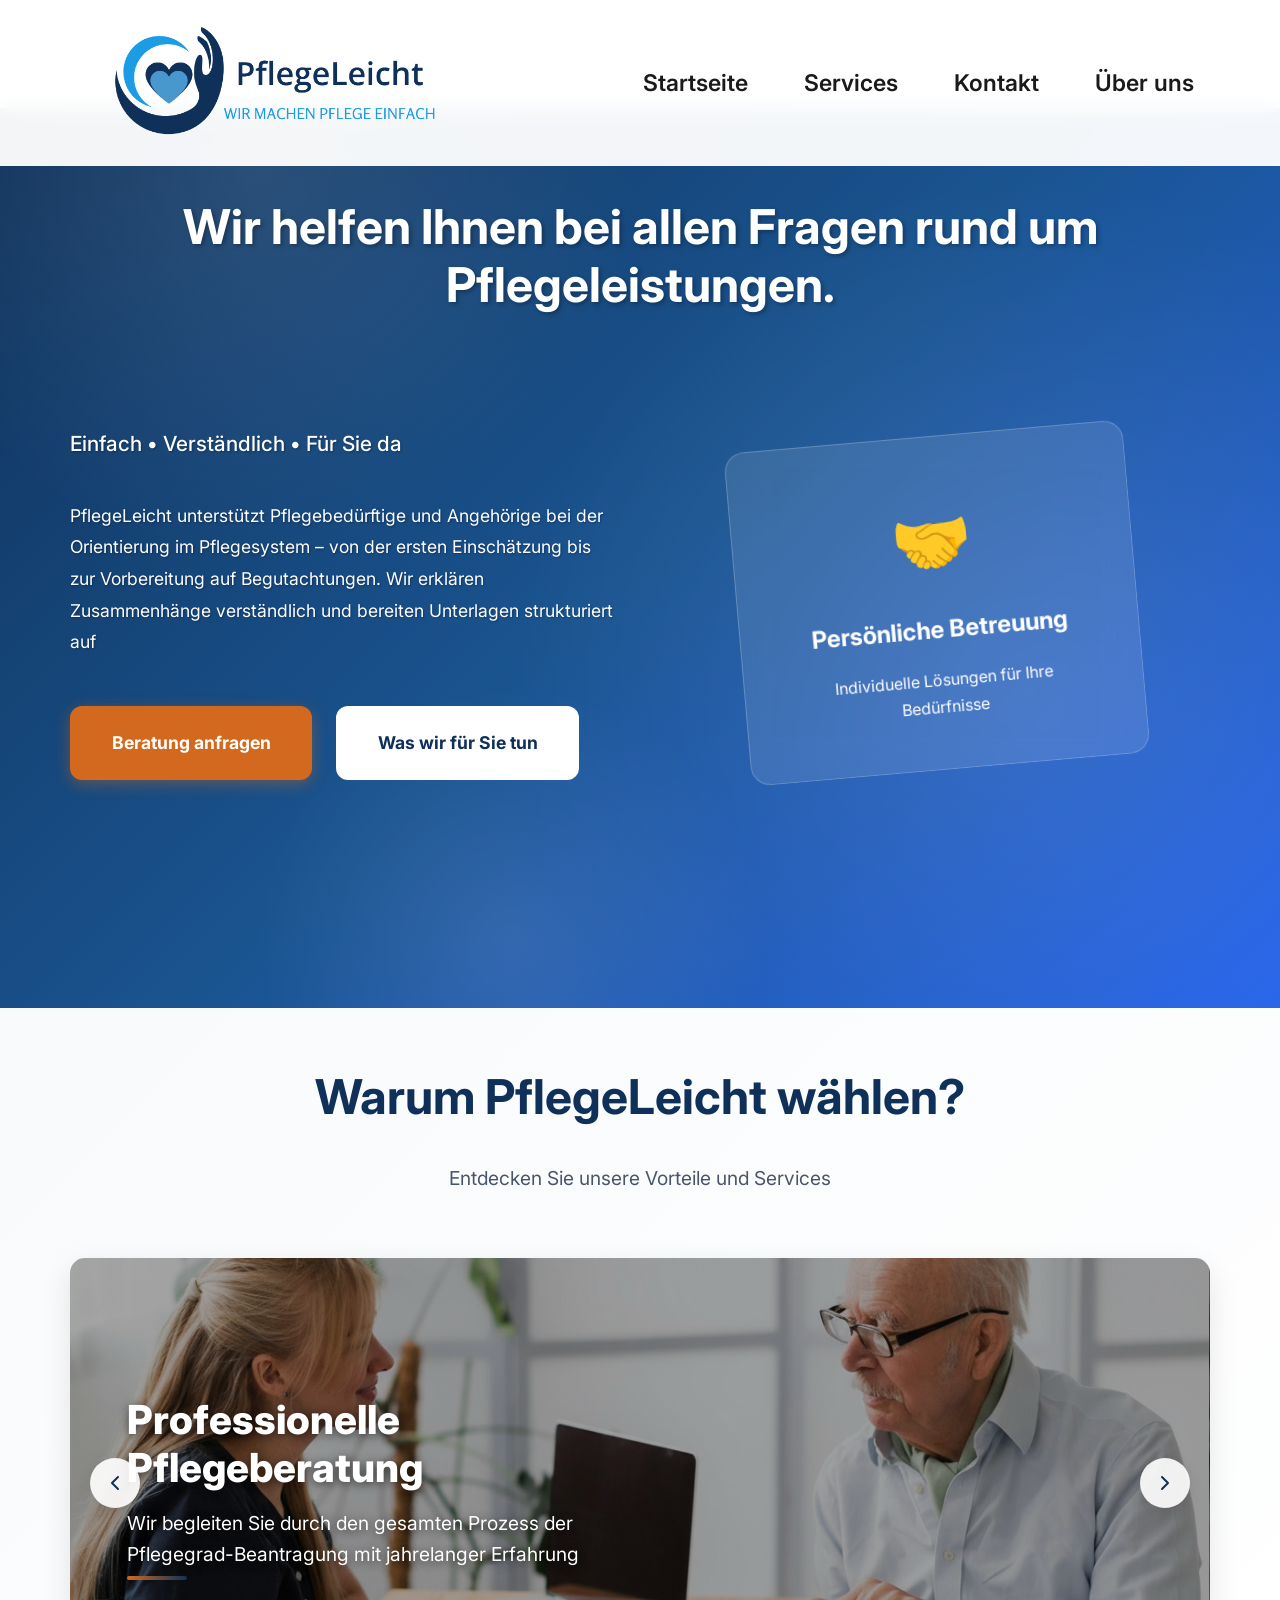
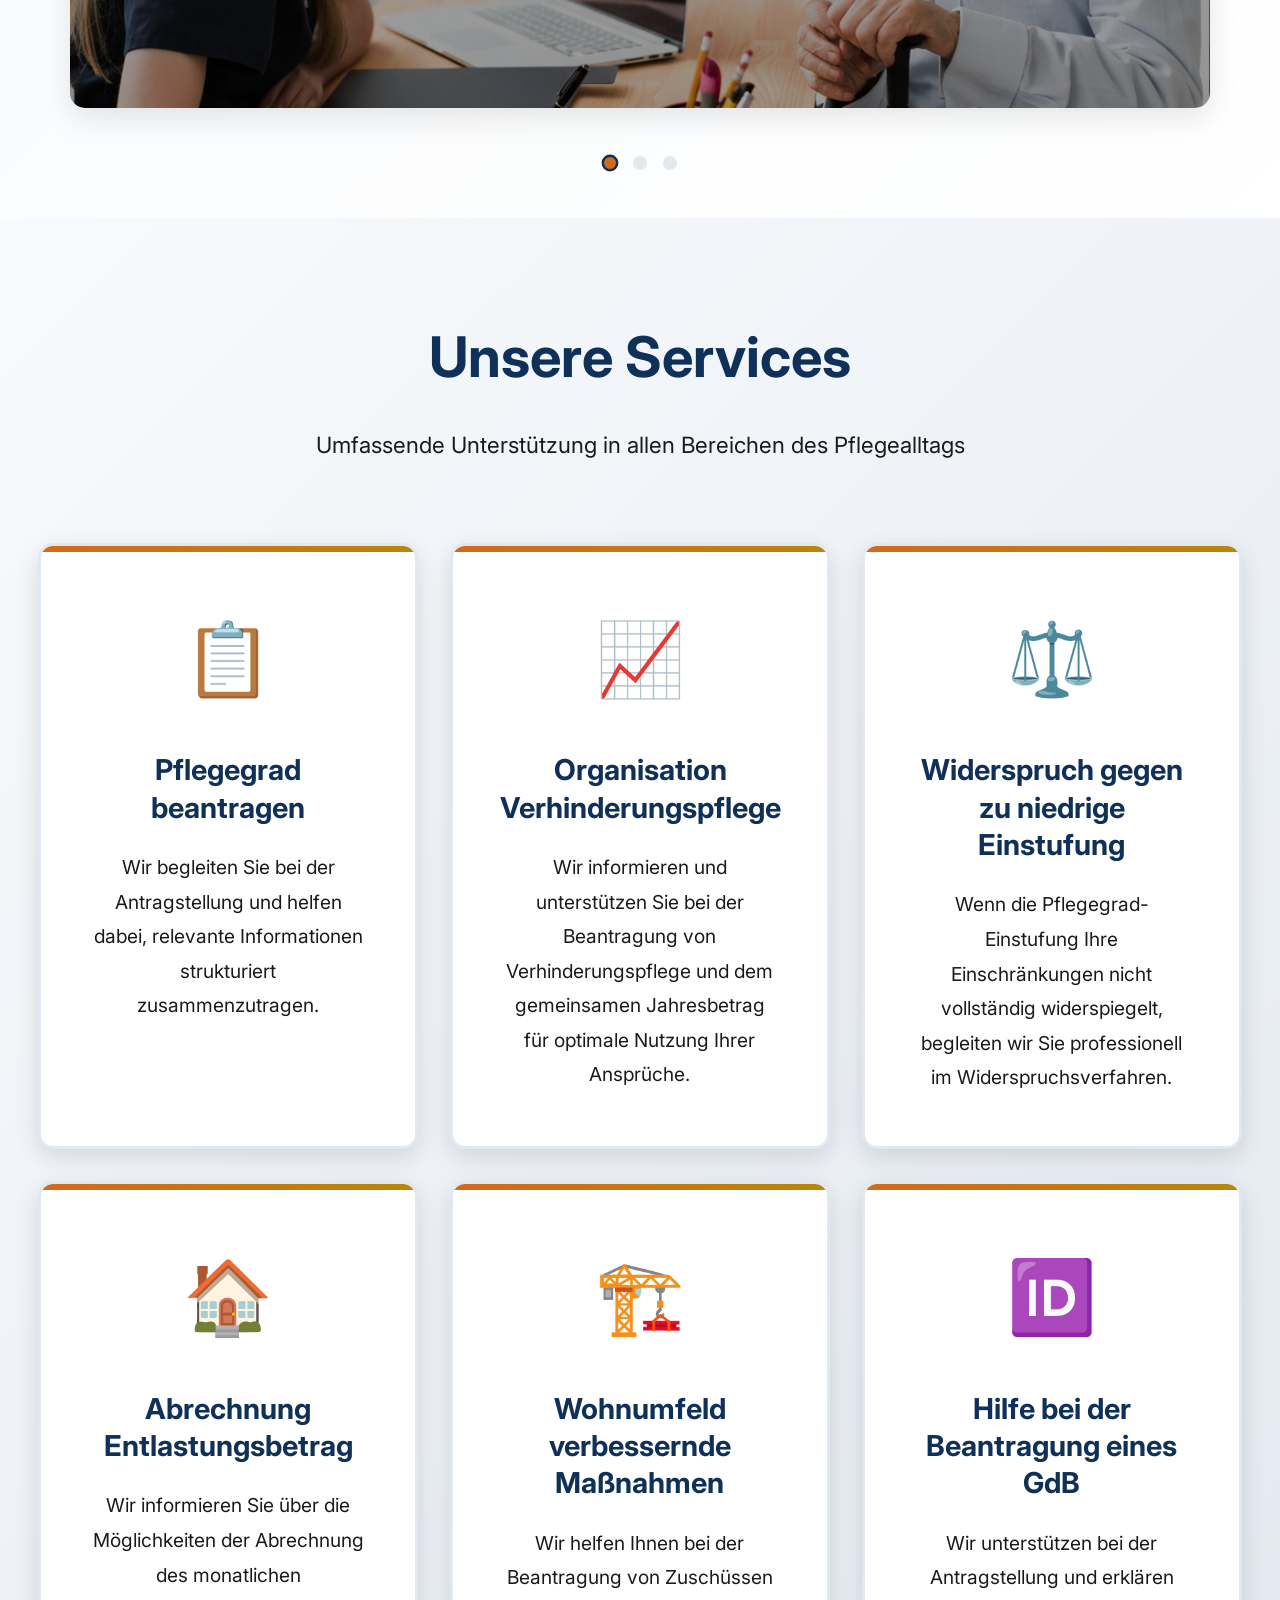
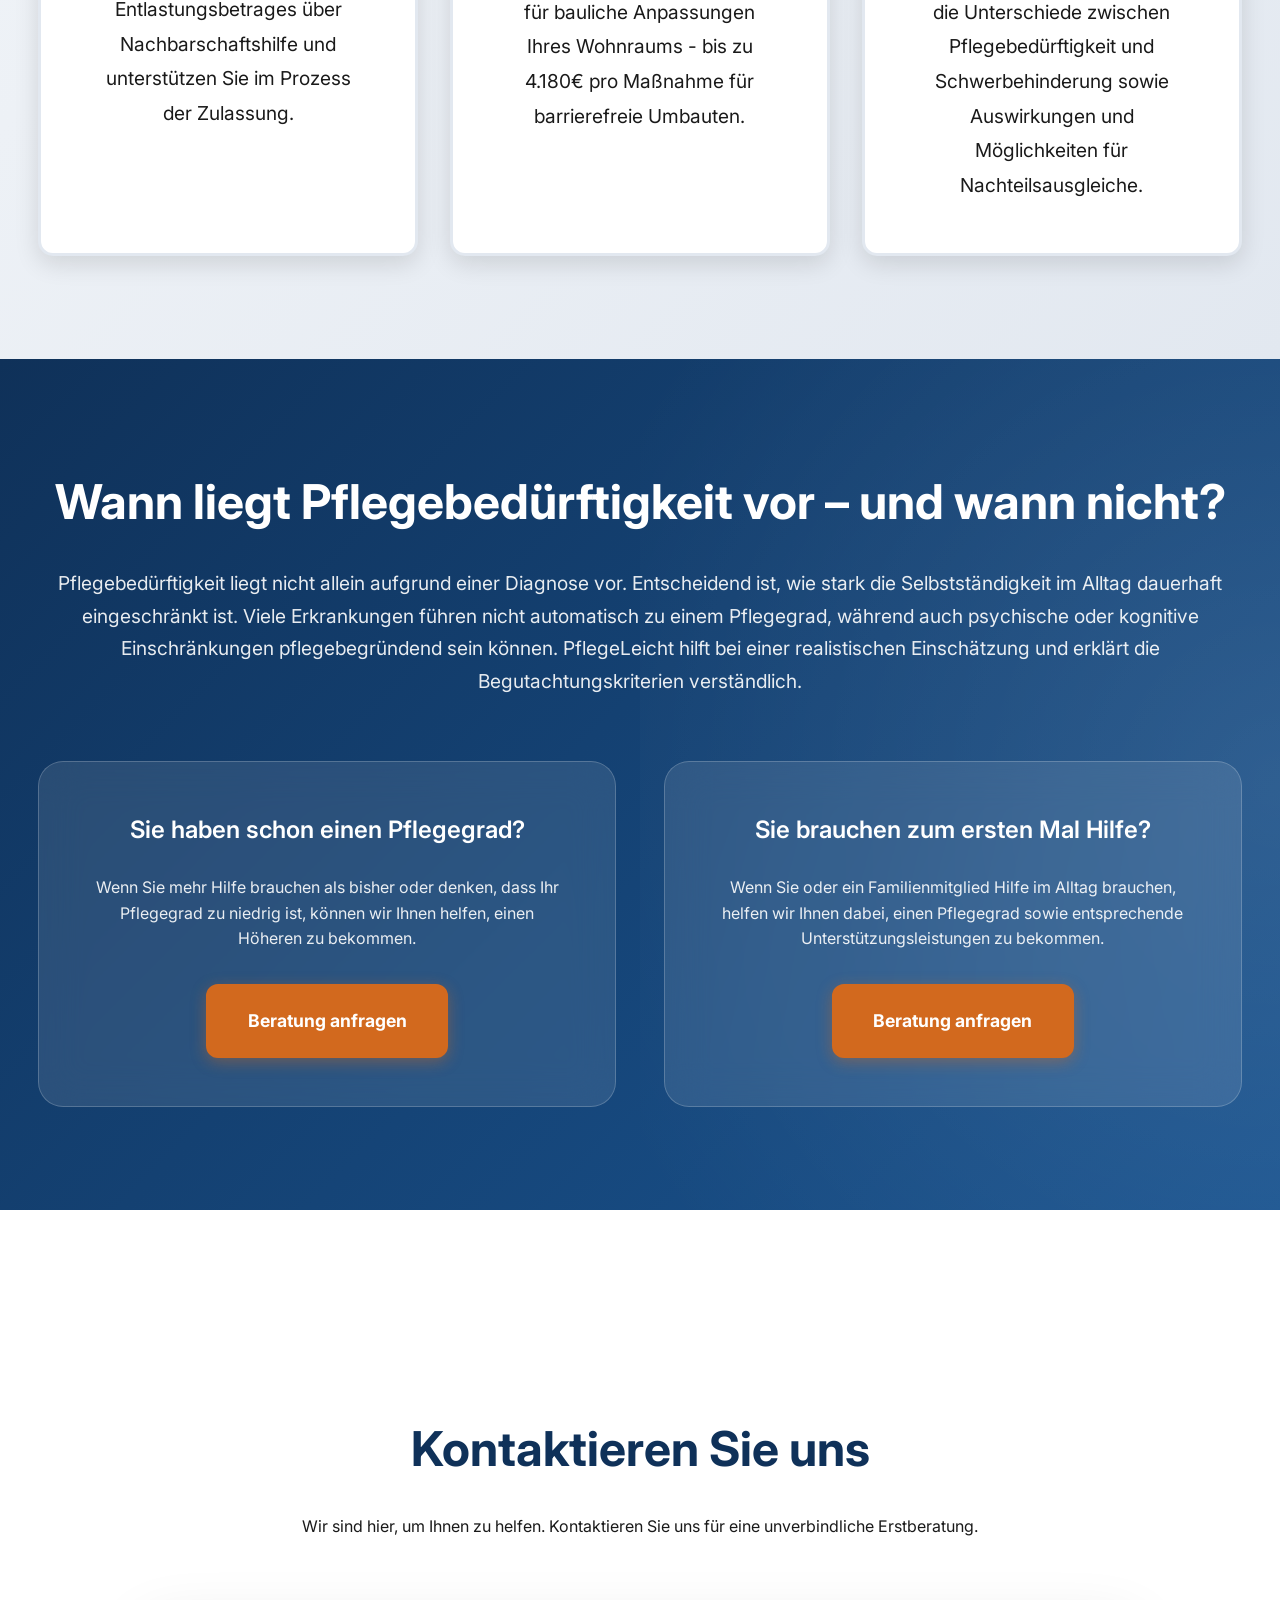
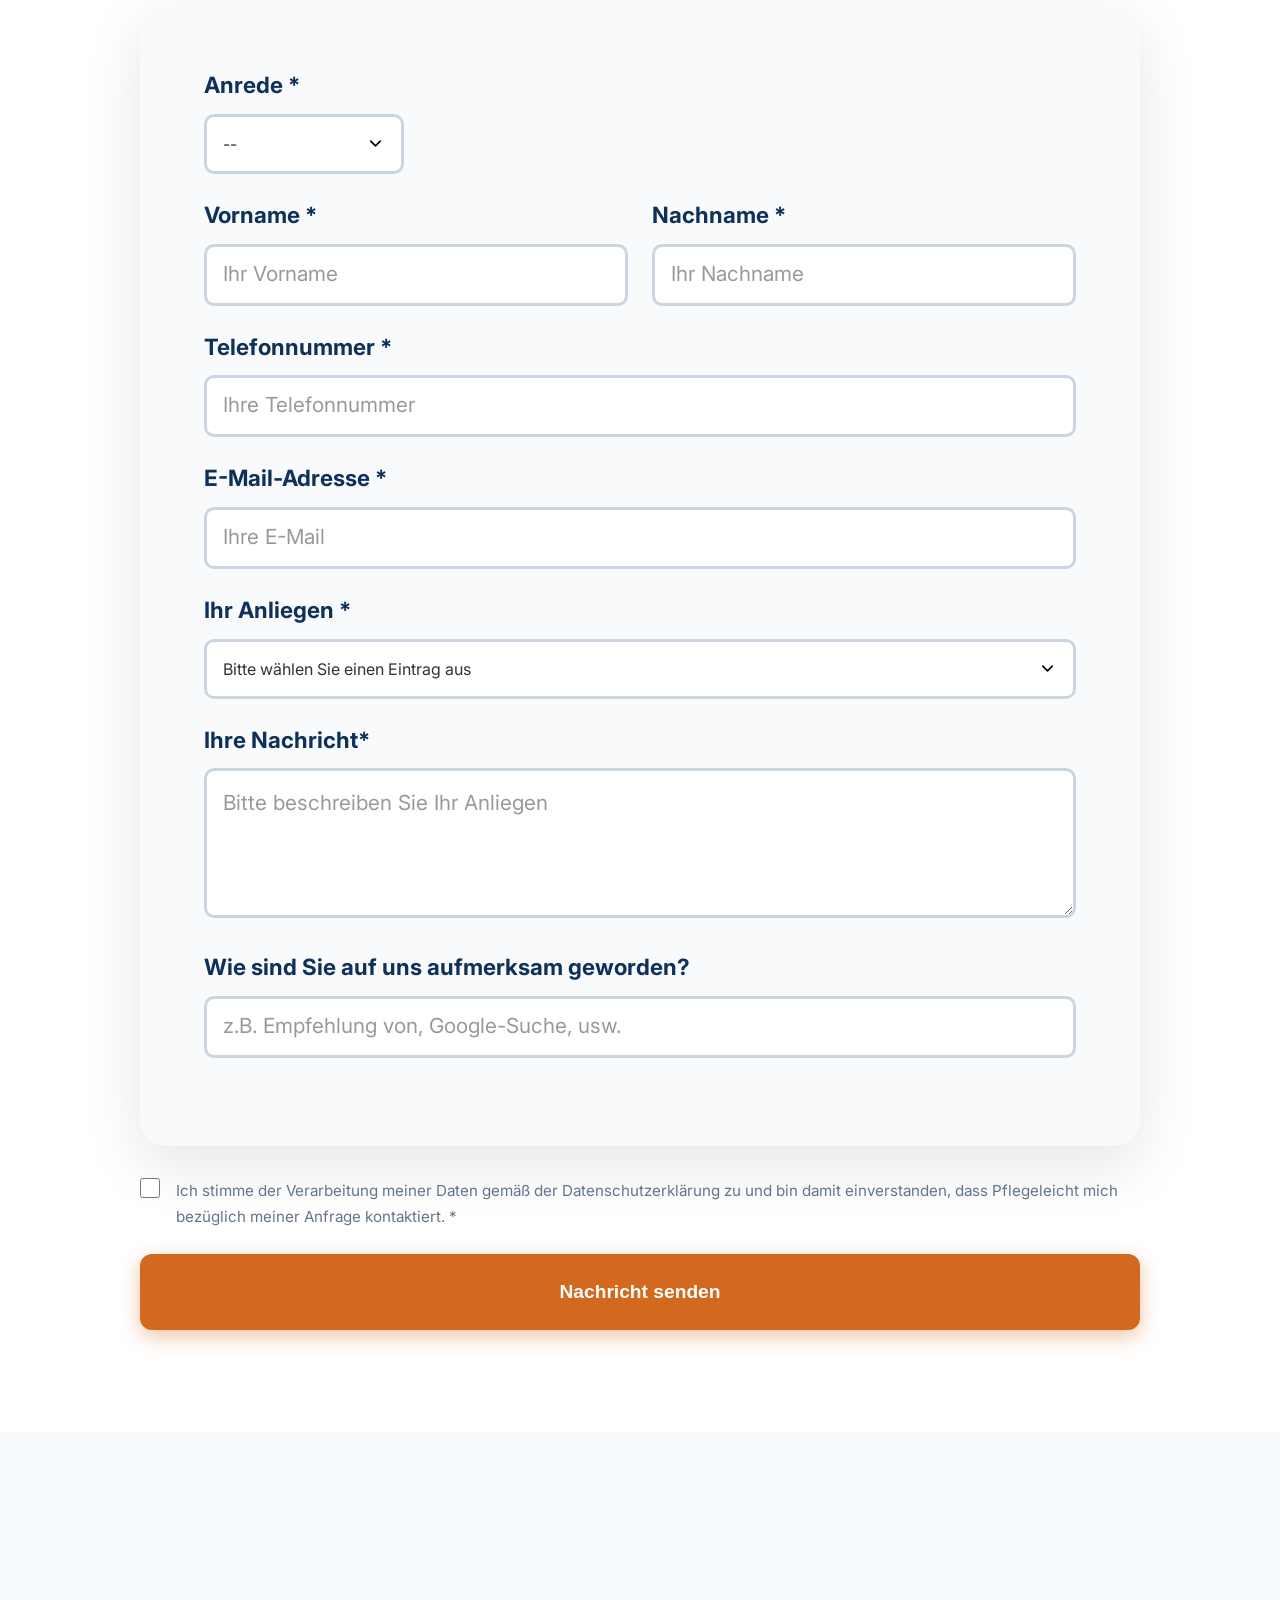
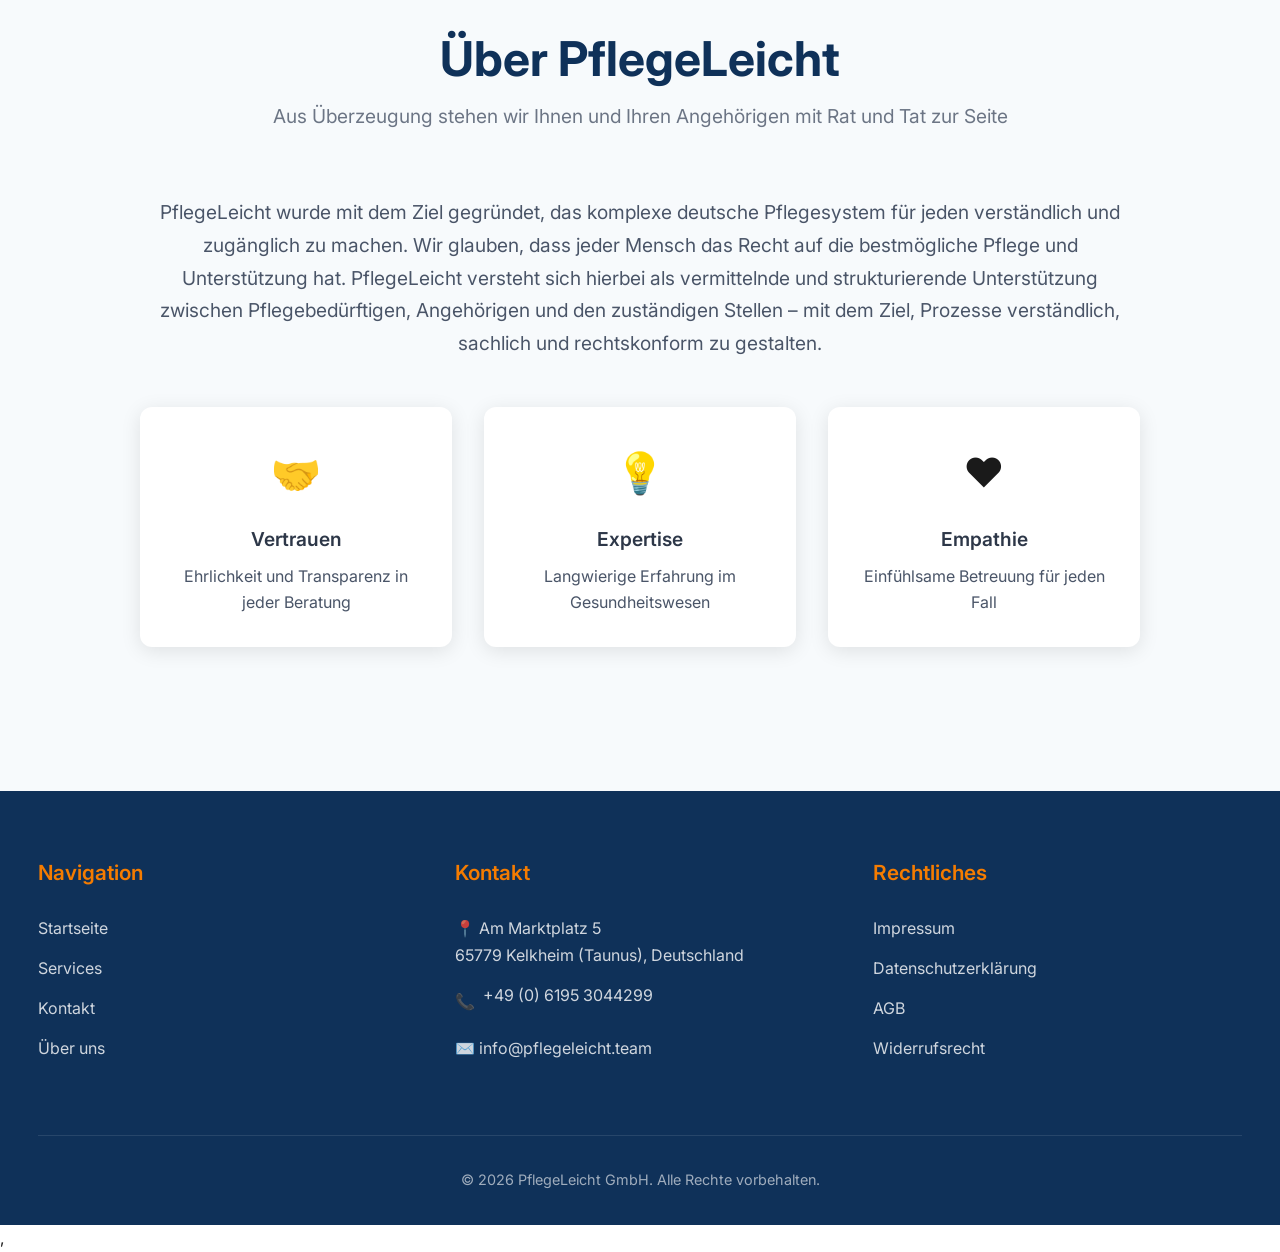
<file: index.html>
<!DOCTYPE html>
<html lang="de">
<head>
    <meta charset="UTF-8" />
    <meta name="viewport" content="width=device-width, initial-scale=1.0"/>
    <title>PflegeLeicht GmbH - Wir machen Pflege einfach</title>
    <link href="https://fonts.googleapis.com/css2?family=Inter:wght@300;400;500;600;700&display=swap" rel="stylesheet"/>
    <!-- Main stylesheet -->
    <link rel="stylesheet" href="statics/styles.css"/>
</head>
<body>
    <!-- Header -->
    <header class="header">
    <nav class="nav-container" href="#startseite">
        <div class="logo-container" onclick="showPage('startseite')">
        <img src="statics/img/logo.png" alt="PflegeLeicht Logo" style="max-height: 100%; max-width: 100%; object-fit: contain;">
        </div>
        <ul class="nav-menu" id="navMenu">
        <li><a href="#" onclick="showPage('startseite')">Startseite</a></li>
        <li><a href="#services" onclick="showPage('services')">Services</a></li>
        <li><a href="#kontakt" onclick="navigateTo('kontakt')">Kontakt</a></li>
        <li><a href="#ueber-uns" onclick="navigateTo('ueber-uns')">Über uns</a></li>
        </ul>
        <button class="mobile-menu-btn" onclick="toggleMobileMenu()" aria-label="Menü öffnen" aria-expanded="false">☰</button>
    </nav>
    </header>

    <!-- Startseite (Home) -->
    <div id="startseite" class="page active">
    <section class="hero">
    <h1>Wir helfen Ihnen bei allen Fragen rund um Pflegeleistungen.</h1>
    <div class="hero-content">
      <div class="hero-text">
        <div class="subtitle">Einfach • Verständlich • Für Sie da</div>
        <p>PflegeLeicht unterstützt Pflegebedürftige und Angehörige bei der Orientierung im Pflegesystem – von der ersten Einschätzung bis zur Vorbereitung auf Begutachtungen. Wir erklären Zusammenhänge verständlich und bereiten Unterlagen strukturiert auf</p>
        <div class="hero-buttons">
          <a href="#kontakt" class="btn-primary">Beratung anfragen</a>
          <a href="#services" class="btn-secondary" onclick="showPage('services'); return false;">Was wir für Sie tun</a>
        </div>
      </div>

      <div class="hero-visual">
        <div class="hero-card">
          <div class="icon">🤝</div>
          <h3>Persönliche Betreuung</h3>
          <p>Individuelle Lösungen für Ihre Bedürfnisse</p>
        </div>
      </div>
    </div>

    </section>
    </div>

    <!-- Carousel -->
    <section class="carousel-section">
        <div class="carousel-container">
            <div class="carousel-header">
                <h2>Warum PflegeLeicht wählen?</h2>
                <p>Entdecken Sie unsere Vorteile und Services</p>
            </div>
            <div class="carousel-wrapper">
            <div class="carousel" id="carousel">
        <!-- Slide 1: Professionelle Beratung -->
            <div class="carousel-slide" style="background-image:url('statics/img/professionelle_beratung.jpeg')">
                <div class="slide-content">
                    <h3>Professionelle Pflegeberatung</h3>
                    <p>Wir begleiten Sie durch den gesamten Prozess der Pflegegrad-Beantragung mit jahrelanger Erfahrung</p>
                </div>
            </div>

        <!-- Slide 2: Individuelle Betreuung -->
            <div class="carousel-slide" style="background-image:url('statics/img/individuelle_betreuung.jpeg')">
                <div class="slide-content">
                    <h3>Individuelle Betreuung</h3>
                    <p>Jeder Fall wird persönlich und sorgfältig behandelt - maßgeschneiderte Lösungen für Ihre Bedürfnisse</p>
                </div>
            </div>

        <!-- Slide 3: Verlässlich an Ihrer Seite -->
            <div class="carousel-slide" style="background-image:url('statics/img/erfolgreiche_ergebnisse.jpeg')">
                <div class="slide-content">
                    <h3>Verlässlich an Ihrer Seite</h3>
                    <p>Unterstützung mit Struktur und Augenmaß </p>
                </div>
            </div>
    </div>

            <!-- Navigation Arrows -->
            <button class="carousel-nav carousel-prev" onclick="prevSlide()">
                <svg width="24" height="24" viewBox="0 0 24 24" fill="none">
                    <path d="M15 18L9 12L15 6" stroke="currentColor" stroke-width="2" 
                        stroke-linecap="round" stroke-linejoin="round"/>
                </svg>
            </button>
            <button class="carousel-nav carousel-next" onclick="nextSlide()">
                <svg width="24" height="24" viewBox="0 0 24 24" fill="none">
                    <path d="M9 18L15 12L9 6" stroke="currentColor" stroke-width="2" 
                        stroke-linecap="round" stroke-linejoin="round"/>
                </svg>
            </button>
        </div>


            <!-- Carousel Controls -->
            <div class="carousel-controls">
                <div class="carousel-dot active" onclick="goToSlide(0)"></div>
                <div class="carousel-dot" onclick="goToSlide(1)"></div>
                <div class="carousel-dot" onclick="goToSlide(2)"></div>
            </div>
        </div>
    </section>


    <!-- Services Section (preview) -->
    <section class="services-section">
        <div class="services-container">
        <div class="services-header">
            <h2>Unsere Services</h2>
            <p>Umfassende Unterstützung in allen Bereichen des Pflegealltags</p>
        </div>
        <div class="services-grid">
            <div class="service-card">
            <span class="service-icon">📋</span>
            <h3>Pflegegrad beantragen</h3>
            <p>Wir begleiten Sie bei der Antragstellung und helfen dabei, relevante Informationen strukturiert zusammenzutragen.</p>
            </div>
            <div class="service-card">
            <span class="service-icon">📈</span>
            <h3>Organisation Verhinderungspflege</h3>
            <p>Wir informieren und unterstützen Sie bei der Beantragung von Verhinderungspflege und dem gemeinsamen Jahresbetrag für optimale Nutzung Ihrer Ansprüche.</p>
            </div>
            <div class="service-card">
            <span class="service-icon">⚖️</span>
                <h3>Widerspruch gegen zu niedrige Einstufung</h3>
                <p>Wenn die Pflegegrad-Einstufung Ihre Einschränkungen nicht vollständig widerspiegelt, begleiten wir Sie professionell im Widerspruchsverfahren.</p>
            </div>
            <div class="service-card">
            <span class="service-icon">🏠</span>
            <h3>Abrechnung Entlastungsbetrag</h3>
            <p>Wir informieren Sie über die Möglichkeiten der Abrechnung des monatlichen Entlastungsbetrages über Nachbarschaftshilfe und unterstützen Sie im Prozess der Zulassung.</p>
            </div>
            <div class="service-card">
            <span class="service-icon">🏗️</span>
            <h3>Wohnumfeld verbessernde Maßnahmen</h3>
            <p>Wir helfen Ihnen bei der Beantragung von Zuschüssen für bauliche Anpassungen Ihres Wohnraums - bis zu 4.180€ pro Maßnahme für barrierefreie Umbauten.</p>
            </div>
            <div class="service-card">
            <span class="service-icon">🆔</span>
            <h3>Hilfe bei der Beantragung eines GdB</h3>
            <p>Wir unterstützen bei der Antragstellung und erklären die Unterschiede zwischen Pflegebedürftigkeit und Schwerbehinderung sowie Auswirkungen und Möglichkeiten für Nachteilsausgleiche.</p>
            </div>
        </div>
        </div>
    </section>

    <!-- CTA Section -->
    <section class="cta-section">
        <div class="cta-container">
        <div class="cta-header">
            <h2>Wann liegt Pflegebedürftigkeit vor – und wann nicht?</h2>
            <p>Pflegebedürftigkeit liegt nicht allein aufgrund einer Diagnose vor. Entscheidend ist, wie stark die Selbstständigkeit im Alltag dauerhaft eingeschränkt ist. Viele Erkrankungen führen nicht automatisch zu einem Pflegegrad, während auch psychische oder kognitive Einschränkungen pflegebegründend sein können. PflegeLeicht hilft bei einer realistischen Einschätzung und erklärt die Begutachtungskriterien verständlich.</p>
        </div>
        <div class="cta-cards">
            <div class="cta-card">
            <h3>Sie haben schon einen Pflegegrad?</h3>
            <p>Wenn Sie mehr Hilfe brauchen als bisher oder denken, dass Ihr Pflegegrad zu niedrig ist, können wir Ihnen helfen, einen Höheren zu bekommen.</p>
            <a href="#kontakt" class="btn-primary">Beratung anfragen</a>
            </div>
            <div class="cta-card">
            <h3>Sie brauchen zum ersten Mal Hilfe?</h3>
            <p>Wenn Sie oder ein Familienmitglied Hilfe im Alltag brauchen, helfen wir Ihnen dabei, einen Pflegegrad sowie entsprechende Unterstützungsleistungen zu bekommen.</p>
            <a href="#kontakt" class="btn-primary">Beratung anfragen</a>
            </div>
        </div>
        </div>
    </section>

<!-- Contact Section -->
<section class="contact-section" id="kontakt">
  <div class="contact-container">
    <div class="contact-header">
      <h2>Kontaktieren Sie uns</h2>
      <p>Wir sind hier, um Ihnen zu helfen. Kontaktieren Sie uns für eine unverbindliche Erstberatung.</p>
    </div>

    <!-- Message container for form feedback -->
    <div id="contactAlert" style="display:none;margin-bottom:16px;padding:12px;border-radius:8px;border:1px solid #cfe9cf;background:#eaf7ea;color:#205c20;"></div>

    <div class="contact-form">
      <!-- Contact form submission -->
      <form id="contactForm" action="/php/process.php" method="post">
        <div class="form-group">
          <label for="anrede">Anrede *</label>
          <select id="anrede" name="anrede" required oninvalid="this.setCustomValidity('Bitte wählen Sie eine Anrede aus der Liste aus.')" oninput="this.setCustomValidity('')">
            <option value="">--</option>
            <option value="Frau">Frau</option>
            <option value="Herr">Herr</option>
            <option value="Diverse">Diverse</option>
          </select>
        </div>

        <div class="form-grid">
          <div class="form-group">
            <label for="vorname">Vorname *</label>
            <input type="text" id="vorname" name="vorname" placeholder="Ihr Vorname" required oninvalid="this.setCustomValidity('Bitte geben Sie Ihren Vornamen ein.')" oninput="this.setCustomValidity('')">
          </div>
          <div class="form-group">
            <label for="nachname">Nachname *</label>
            <input type="text" id="nachname" name="nachname" placeholder="Ihr Nachname" required oninvalid="this.setCustomValidity('Bitte geben Sie Ihren Nachnamen ein.')" oninput="this.setCustomValidity('')">
          </div>
        </div>
        <div class="form-group">
            <label for="phone">Telefonnummer *</label>
            <input  type="text" id="phone"  name="phone"  placeholder="Ihre Telefonnummer"  inputmode="numeric" pattern="[0-9]+"  required  oninvalid="this.setCustomValidity('Bitte geben Sie eine gültige Telefonnummer ein.')"  oninput="this.setCustomValidity(''); this.value = this.value.replace(/[^0-9]/g,'')">
          </div>
          <div class="form-group">
          <label for="email">E-Mail-Adresse *</label>
          <input type="email" id="email" name="email" placeholder="Ihre E-Mail" required oninvalid="this.setCustomValidity('Bitte geben Sie eine gültige E-Mail ein.')" oninput="this.setCustomValidity('')">
        </div>

        <div class="form-group">
          <label for="concern">Ihr Anliegen *</label>
          <select id="concern" name="concern" required oninvalid="this.setCustomValidity('Bitte wählen Sie einen Eintrag aus der Liste aus.')" oninput="this.setCustomValidity('')">
            <option value="">Bitte wählen Sie einen Eintrag aus</option>
            <option value="pflegegrad-beantragen">Pflegegrad beantragen</option>
            <option value="pflegegrad-anpassen">Pflegegrad anpassen/Höherstufung</option>
            <option value="widerspruch">Widerspruch einlegen</option>
            <option value="entlastungsleistungen">Entlastungsleistungen</option>
            <option value="wohnumfeld">Wohnumfeldverbessernde Maßnahmen</option>
            <option value="GdB Antrag">GdB Antrag</option>
            <option value="anders">Anderes Anliegen</option>
          </select>
        </div>

        <div class="form-group">
          <label for="message">Ihre Nachricht*</label>
          <textarea type="text" id="message" name="message" placeholder="Bitte beschreiben Sie Ihr Anliegen" required oninvalid="this.setCustomValidity('Bitte beschreiben Sie Ihr Anliegen.')" oninput="this.setCustomValidity('')"></textarea>
        </div>

        <div class="form-group">
          <label for="awareness_source">Wie sind Sie auf uns aufmerksam geworden?</label>
          <input type="text" id="awareness_source" name="awareness_source" placeholder="z.B. Empfehlung von, Google-Suche, usw. "></input>
        </div>
        </div>

        <div class="privacy-notice">
          <input type="checkbox" id="privacy" name="privacy" value="1" required oninvalid="this.setCustomValidity('Bitte geben Sie Ihre Zustimmung um fortzufahren.')" oninput="this.setCustomValidity('')">
          <label for="privacy">Ich stimme der Verarbeitung meiner Daten gemäß der Datenschutzerklärung zu und bin damit einverstanden, dass Pflegeleicht mich bezüglich meiner Anfrage kontaktiert. *</label>
        </div>
        <!-- Honeypot field for bot protection -->
        <div style="position:absolute;left:-9999px" aria-hidden="true">
          <label for="company">Firma</label>
          <input type="text" id="company" name="company" tabindex="-1" autocomplete="off">
        </div>

        <button type="submit" class="submit-btn">Nachricht senden</button>
      </form>
    </div>
  </div>
</section>

<!-- Display success/error message based on URL parameters -->
<script>
  (function(){
    const params = new URLSearchParams(location.search);
    const ok = params.get('ok');
    const err = params.get('err');
    const box = document.getElementById('contactAlert');
    if (!box) return;
    if (ok) {
      box.textContent = 'Vielen Dank! Ihre Nachricht wurde erfolgreich gesendet.';
      box.style.display = 'block';
    } else if (err) {
      box.textContent = decodeURIComponent(err);
      box.style.display = 'block';
      box.style.background = '#fdeaea';
      box.style.borderColor = '#f3b7b7';
      box.style.color = '#7a1f1f';
    }
  })();
</script>

    <!-- About section within homepage -->
    <section id="ueber-uns" class="about-section-home">
        <div class="about-container">
        <div class="about-header">
            <h2>Über PflegeLeicht</h2>
            <p>Aus Überzeugung stehen wir Ihnen und Ihren Angehörigen mit Rat und Tat zur Seite</p>
        </div>

        <div class="about-content-home">
            <div class="about-text">
            <p>PflegeLeicht wurde mit dem Ziel gegründet, das komplexe deutsche Pflegesystem für jeden verständlich und zugänglich zu machen. Wir glauben, dass jeder Mensch das Recht auf die bestmögliche Pflege und Unterstützung hat. PflegeLeicht versteht sich hierbei als vermittelnde und strukturierende Unterstützung zwischen Pflegebedürftigen, Angehörigen und den zuständigen Stellen – mit dem Ziel, Prozesse verständlich, sachlich und rechtskonform zu gestalten.</p>

            <div class="values-preview">
                <div class="value-preview">
                <span class="value-icon">🤝</span>
                <h4>Vertrauen</h4>
                <p>Ehrlichkeit und Transparenz in jeder Beratung</p>
                </div>
                <div class="value-preview">
                <span class="value-icon">💡</span>
                <h4>Expertise</h4>
                <p>Langwierige Erfahrung im Gesundheitswesen</p>
                </div>
                <div class="value-preview">
                <span class="value-icon">❤️</span>
                <h4>Empathie</h4>
                <p>Einfühlsame Betreuung für jeden Fall</p>
                </div>
            </div>
            </div>
        </div>
        </div>
    </section>
    </div>
    <!-- /#startseite -->

    <!-- Services detailed page -->
    <div id="services" class="page">
    <div class="services-page">
        <div class="services-page-container">
        <h1>Unsere Services</h1>
        <div class="services-intro">
            <p>Unsere Services sind individuell auf Ihre Bedürfnisse abgestimmt. Wir begleiten Sie in allen Fragen rund um Pflegeleistungen. Transparent, nachvollziehbar und rechtssicher.</p>
        </div>

        <div class="service-detail">
            <h3>Hilfe bei der Beantragung des Pflegegrades</h3>
            <p>Wir begleiten Sie bei der Antragstellung und helfen dabei, relevante Informationen strukturiert zusammenzutragen. Dabei achten wir auf eine nachvollziehbare, sachliche Darstellung der tatsächlichen Einschränkungen im Alltag. Unser Ziel ist eine transparente Vorbereitung, die sowohl Pflegebedürftigen als auch den begutachtenden Stellen eine sachgerechte Einschätzung ermöglicht.</p>
        </div>

        <div class="service-detail">
            <h3>Organisation und Unterstützung bei Beantragung von Verhinderungspflege im Rahmen des gemeinsamen Jahresbetrages</h3>
            <p>Wir informieren Sie über die gesetzlichen Möglichkeiten der Entlastung pflegender Angehöriger und unterstützen bei der organisatorischen Umsetzung. Dabei weisen wir transparent auf Voraussetzungen, Abrechnungswege und mögliche Einschränkungen hin. Eine Kostenübernahme erfolgt ausschließlich im Rahmen der gesetzlichen Regelungen und nach Entscheidung der zuständigen Pflegekasse.</p>
        </div>

        <div class="service-detail">
            <h3>Widerspruch gegen eine zu niedrige Pflegegrad-Einstufung</h3>
            <p>Wir analysieren Ihren Bescheid gründlich, unterstützen Sie beim Erstellen einer innhaltlichen Begründung für einen professionellen Widerspruch und begleiten Sie durch den gesamten Prozess. Mit unserer Expertise erhöhen wir Ihre Chancen auf eine erfolgreiche Neubewertung erheblich.</p>
        </div>

        <div class="service-detail">
            <h3>Abrechnung des monatlichen Entlastungsbetrages über Nachbarschaftshilfe</h3>
            <p>Wir informieren über die Möglichkeiten der Zulassung als Nachbarschaftshelfer und begleiten im Prozess, sowie bei der korrekten Abrechnung der Entlastungsleistungen. So können Sie Ihren monatlichen Entlastungsbetrag von 131€ optimal nutzen. Die Entscheidung über Anerkennung, Bewilligung und Auszahlung obliegt ausschließlich der zuständigen Stelle. </p>
        </div>

        <div class="service-detail">
            <h3>Antrag auf wohnumfeldverbessernde Maßnahmen</h3>
            <p>Wir unterstützen bei der Antragstellung für wohnumfeldverbessernde Maßnahmen, die die Selbstständigkeit der pflegebedürftigen Person fördern oder die Pflege erleichtern können. Ob und in welchem Umfang eine Förderung bewilligt wird, entscheidet die Pflegekasse auf Grundlage der individuellen Situation. PflegeLeicht hilft bei der strukturierten Darstellung des Bedarfs und der Zusammenstellung der erforderlichen Unterlagen.</p>
        </div>

        <div class="service-detail">
            <h3>Beantragung der Feststellung eines GdB</h3>
            <p>Der Grad der Behinderung ist unabhängig vom Pflegegrad zu beurteilen. Wir unterstützen bei der Antragstellung und erklären die Unterschiede zwischen Pflegebedürftigkeit und Schwerbehinderung sowie deren jeweilige Auswirkungen und Möglichkeiten für Nachteilsausgleiche.</p>
        
          </div>
                <div style="text-align: center; margin-top: 4rem;">
            <a href="#kontakt" onclick="navigateTo('kontakt')" class="btn-primary">Jetzt Beratung anfragen</a>
        </div>

        </div>
    </div>
    </div>

    <!-- Footer -->
    <footer class="footer">
    <div class="footer-container">
        <div class="footer-section">
        <h3>Navigation</h3>
        <a href="#" onclick="showPage('startseite')">Startseite</a>
        <a href="#services" onclick="showPage('services')">Services</a>
        <a href="#kontakt" onclick="navigateTo('kontakt')">Kontakt</a>
        <a href="#ueber-uns" onclick="navigateTo('ueber-uns')">Über uns</a>
        </div>
        <div class="footer-section">
        <h3>Kontakt</h3>
        <p>📍 Am Marktplatz 5<br>65779 Kelkheim (Taunus), Deutschland</p>
        <p>📞 <a href="tel:+4961953044299">+49 (0) 6195 3044299</a></p>
        <p><a href="mailto:info@pflegeleicht.team">✉️ info@pflegeleicht.team </p></a>
        </div>
        <div class="footer-section">
        <h3>Rechtliches</h3>
        <a href="./pages/impressum.html">Impressum</a>
        <a href="./pages/datenschutz.html">Datenschutzerklärung</a>
        <a href="./pages/AGB.html">AGB</a>
        <a href="./pages/widerrufsrecht.html">Widerrufsrecht</a>
        </div>
        <!-- Social media section placeholder (currently disabled)
        <div class="footer-section">
        <h3>Folgen Sie uns</h3>
        <p>Bleiben Sie über Neuigkeiten informiert</p>
        <div class="social-icons">
            <a href="#" title="Facebook">📘</a>
            <a href="#" title="LinkedIn">💼</a>
            <a href="#" title="Xing">🔗</a>
            <a href="#" title="Instagram">📷</a>
        </div>
        </div>
        --> 
    </div>
    <div class="footer-bottom">
        <p>&copy; 2026 PflegeLeicht GmbH. Alle Rechte vorbehalten.</p>
    </div>
    </footer>

    <!-- Main JavaScript functionality -->
<script>
  // Page navigation system
  function showPage(pageId) {
    document.querySelectorAll('.page').forEach(p => p.classList.remove('active'));
    const page = document.getElementById(pageId);
    if (page) page.classList.add('active');

    const navMenu = document.getElementById('navMenu');
    if (navMenu) navMenu.classList.remove('active');

    window.scrollTo({ top: 0, behavior: 'auto' });
  }

  // Navigate to section anchor within homepage
  function navigateTo(anchorId) {
    // Ensure homepage is visible
    showPage('startseite');

    // Wait for reflow then smooth scroll to target
    requestAnimationFrame(() => {
      const el = document.getElementById(anchorId);
      if (el) el.scrollIntoView({ behavior: 'smooth', block: 'start' });
    });
  }

  // Mobile menu functionality
  function toggleMobileMenu() {
    const navMenu = document.getElementById('navMenu');
    if (navMenu) navMenu.classList.toggle('active');
  }

  // Close mobile menu when clicking outside
  document.addEventListener('click', function (event) {
    const navMenu = document.getElementById('navMenu');
    const mobileMenuBtn = document.querySelector('.mobile-menu-btn');
    if (!navMenu || !mobileMenuBtn) return;

    const clickedInsideMenu = navMenu.contains(event.target);
    const clickedButton = mobileMenuBtn.contains(event.target);

    if (!clickedInsideMenu && !clickedButton) {
      navMenu.classList.remove('active');
    }
  });

  // Close mobile menu on window resize
  window.addEventListener('resize', function () {
    const navMenu = document.getElementById('navMenu');
    if (window.innerWidth > 768 && navMenu) {
      navMenu.classList.remove('active');
    }
  });

  // Generic smooth scrolling for anchor links
  // Note: Links using navigateTo() don't need this handler
  document.querySelectorAll('a[href^="#"]').forEach(anchor => {
    anchor.addEventListener('click', function (e) {
      // Skip if link uses navigateTo to avoid duplicate logic
      const hasNavigateTo = this.getAttribute('onclick') && this.getAttribute('onclick').includes('navigateTo');
      if (hasNavigateTo) return;

      const href = this.getAttribute('href');
      const id = href && href.startsWith('#') ? href.slice(1) : null;
      if (!id) return;

      e.preventDefault();
      const target = document.getElementById(id);
      if (target) {
        target.scrollIntoView({ behavior: 'smooth', block: 'start' });
      }
    });
  });

// Carousel functionality
let currentSlide = 0;
let carouselInterval = null;
const totalSlides = 3;

function goToSlide(slideIndex) {
    currentSlide = slideIndex;
    const carousel = document.getElementById('carousel');
    if (!carousel) return;

    carousel.style.transform = `translateX(${-slideIndex * 100}%)`;

    document.querySelectorAll('.carousel-dot').forEach((dot, index) => {
        if (index === slideIndex) {
            dot.classList.add('active');
        } else {
            dot.classList.remove('active');
        }
    });
}

function nextSlide() {
    currentSlide = (currentSlide + 1) % totalSlides;
    goToSlide(currentSlide);
}

function prevSlide() {
    currentSlide = (currentSlide - 1 + totalSlides) % totalSlides;
    goToSlide(currentSlide);
}

function startCarousel() {
    if (carouselInterval) clearInterval(carouselInterval);
    carouselInterval = setInterval(nextSlide, 5000);
}

function stopCarousel() {
    if (carouselInterval) clearInterval(carouselInterval);
    carouselInterval = null;
}

// DOM ready initialization
document.addEventListener('DOMContentLoaded', function () {
    // Start carousel
    startCarousel();

    // Pause carousel on hover
    const carouselWrapper = document.querySelector('.carousel-wrapper');
    if (carouselWrapper) {
        carouselWrapper.addEventListener('mouseenter', stopCarousel);
        carouselWrapper.addEventListener('mouseleave', startCarousel);
    }

    // Touch/swipe support for mobile
    let startX = 0;
    let endX = 0;

    if (carouselWrapper) {
        carouselWrapper.addEventListener('touchstart', (e) => {
            startX = e.touches[0].clientX;
        });

        carouselWrapper.addEventListener('touchend', (e) => {
            endX = e.changedTouches[0].clientX;
            handleSwipe();
        });
    }

    function handleSwipe() {
        const threshold = 50;
        const diff = startX - endX;

        if (Math.abs(diff) > threshold) {
            if (diff > 0) {
                nextSlide();
            } else {
                prevSlide();
            }
        }
    }

    // Keyboard navigation
    document.addEventListener('keydown', (e) => {
        if (e.key === 'ArrowLeft') {
            prevSlide();
        } else if (e.key === 'ArrowRight') {
            nextSlide();
        }
    });


    // Scroll animations
    const observer = new IntersectionObserver((entries) => {
      entries.forEach(entry => {
        if (entry.isIntersecting) {
          entry.target.style.opacity = '1';
          entry.target.style.transform = 'translateY(0)';
        }
      });
    }, { threshold: 0.1, rootMargin: '0px 0px -50px 0px' });

    document.querySelectorAll('.service-card, .value-preview, .cta-card').forEach(el => {
      el.style.opacity = '0';
      el.style.transform = 'translateY(20px)';
      el.style.transition = 'opacity 0.6s ease, transform 0.6s ease';
      observer.observe(el);
    });

    // Contact form could be enhanced here if needed
    });

  // Expose global functions used by onclick attributes in HTML
  window.showPage = showPage;
  window.toggleMobileMenu = toggleMobileMenu;
  window.navigateTo = navigateTo;
  window.goToSlide = goToSlide;
  window.nextSlide = nextSlide;
  window.prevSlide = prevSlide;

  function routeFromHash() {
  const h = (location.hash || '#startseite').slice(1);
  if (h === 'services') {
    showPage('services');
  } else if (h === 'kontakt') {
    // Contact section within homepage
    if (typeof navigateTo === 'function') navigateTo('kontakt');
    else showPage('startseite');
  } else if (h === 'ueber-uns') {
    // About section within homepage
    if (typeof navigateTo === 'function') navigateTo('ueber-uns');
    else showPage('startseite');
  } else {
    showPage('startseite');
  }
}
document.addEventListener('DOMContentLoaded', routeFromHash);
window.addEventListener('hashchange', routeFromHash);
</script>

  <!-- Daily cleanup task -->,
<script>
(function() {
  // Guardamos la última ejecución en el navegador
  const lastCleanup = localStorage.getItem('lastCleanup');
  const now = Date.now();
  const oneDay = 24 * 60 * 60 * 1000; // 24 horas en ms

  if (!lastCleanup || (now - parseInt(lastCleanup)) > oneDay) {
    fetch('/php/cleanup.php') // ajusta la ruta según dónde tengas el archivo
      .then(r => console.log("Cleanup ejecutado"))
      .catch(e => console.error("Error cleanup", e));

    localStorage.setItem('lastCleanup', now.toString());
  }
})();
</script>

</body>
</html>
</file>
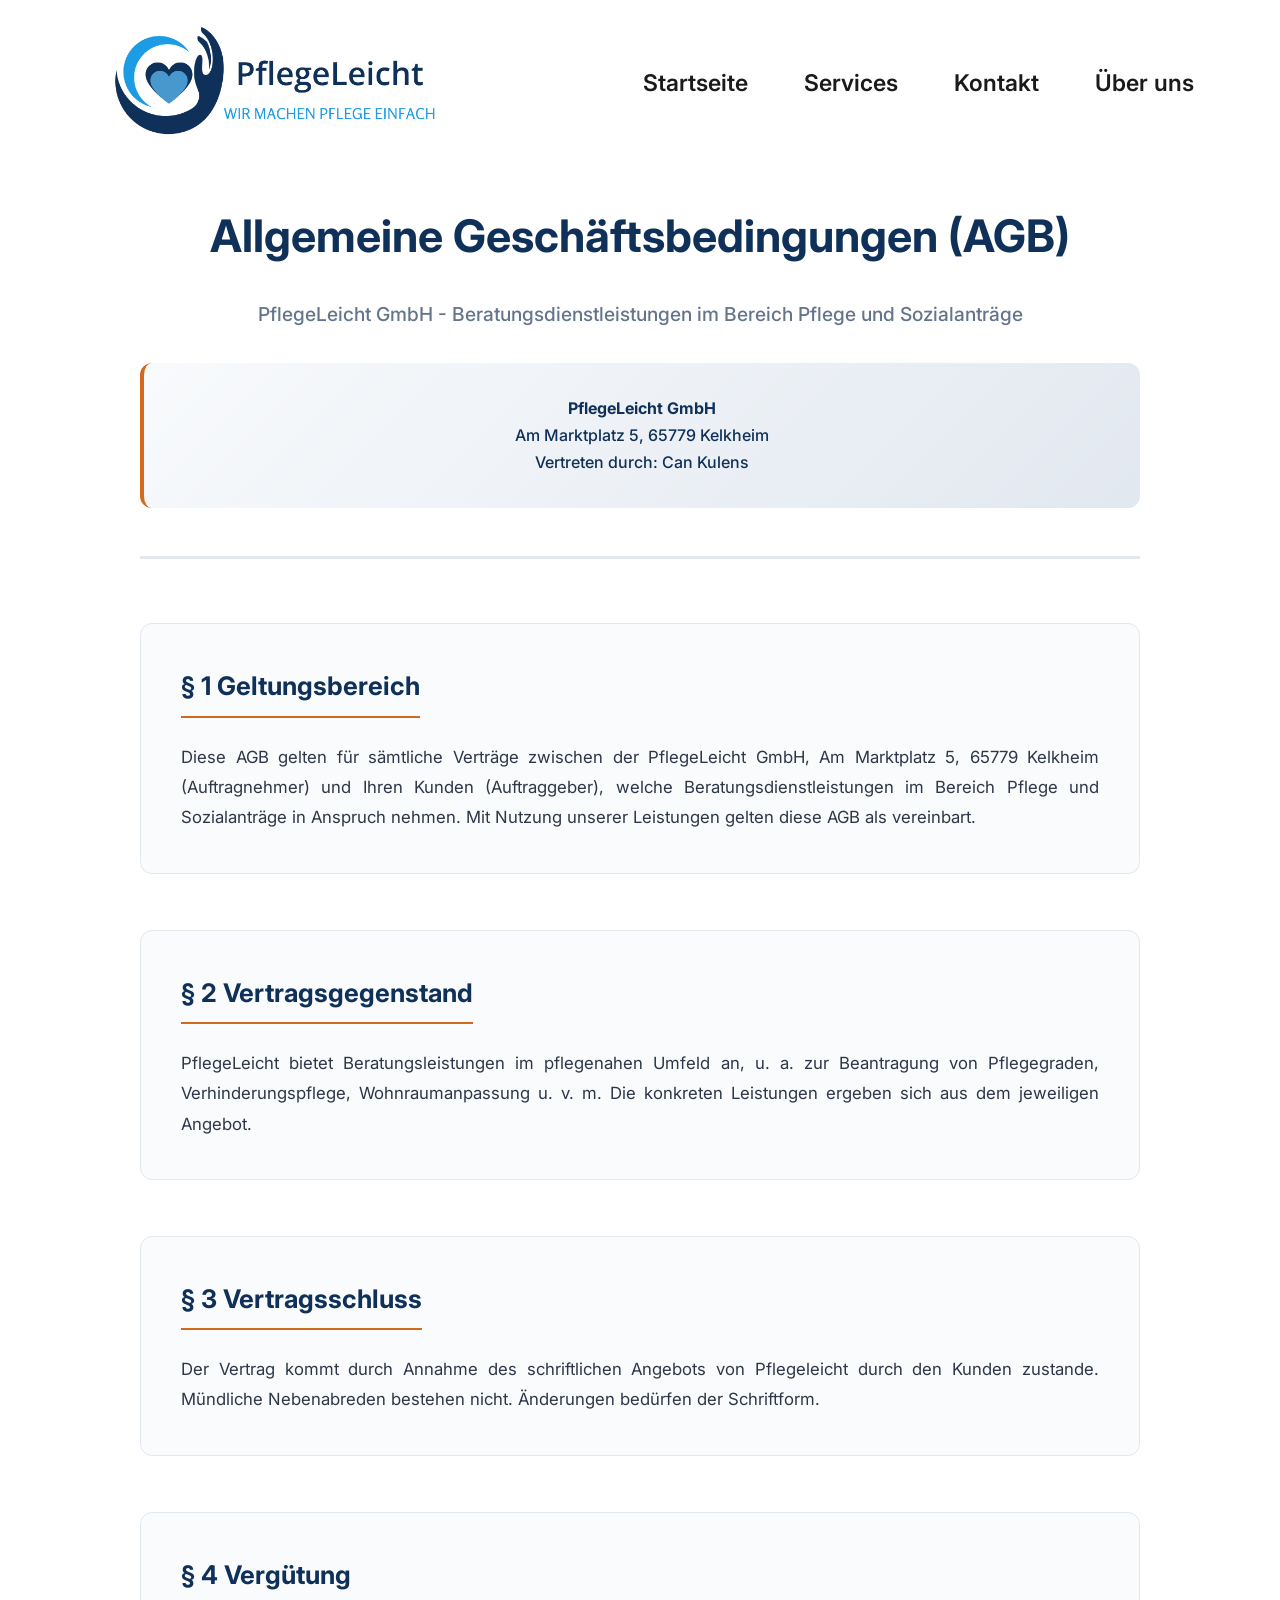
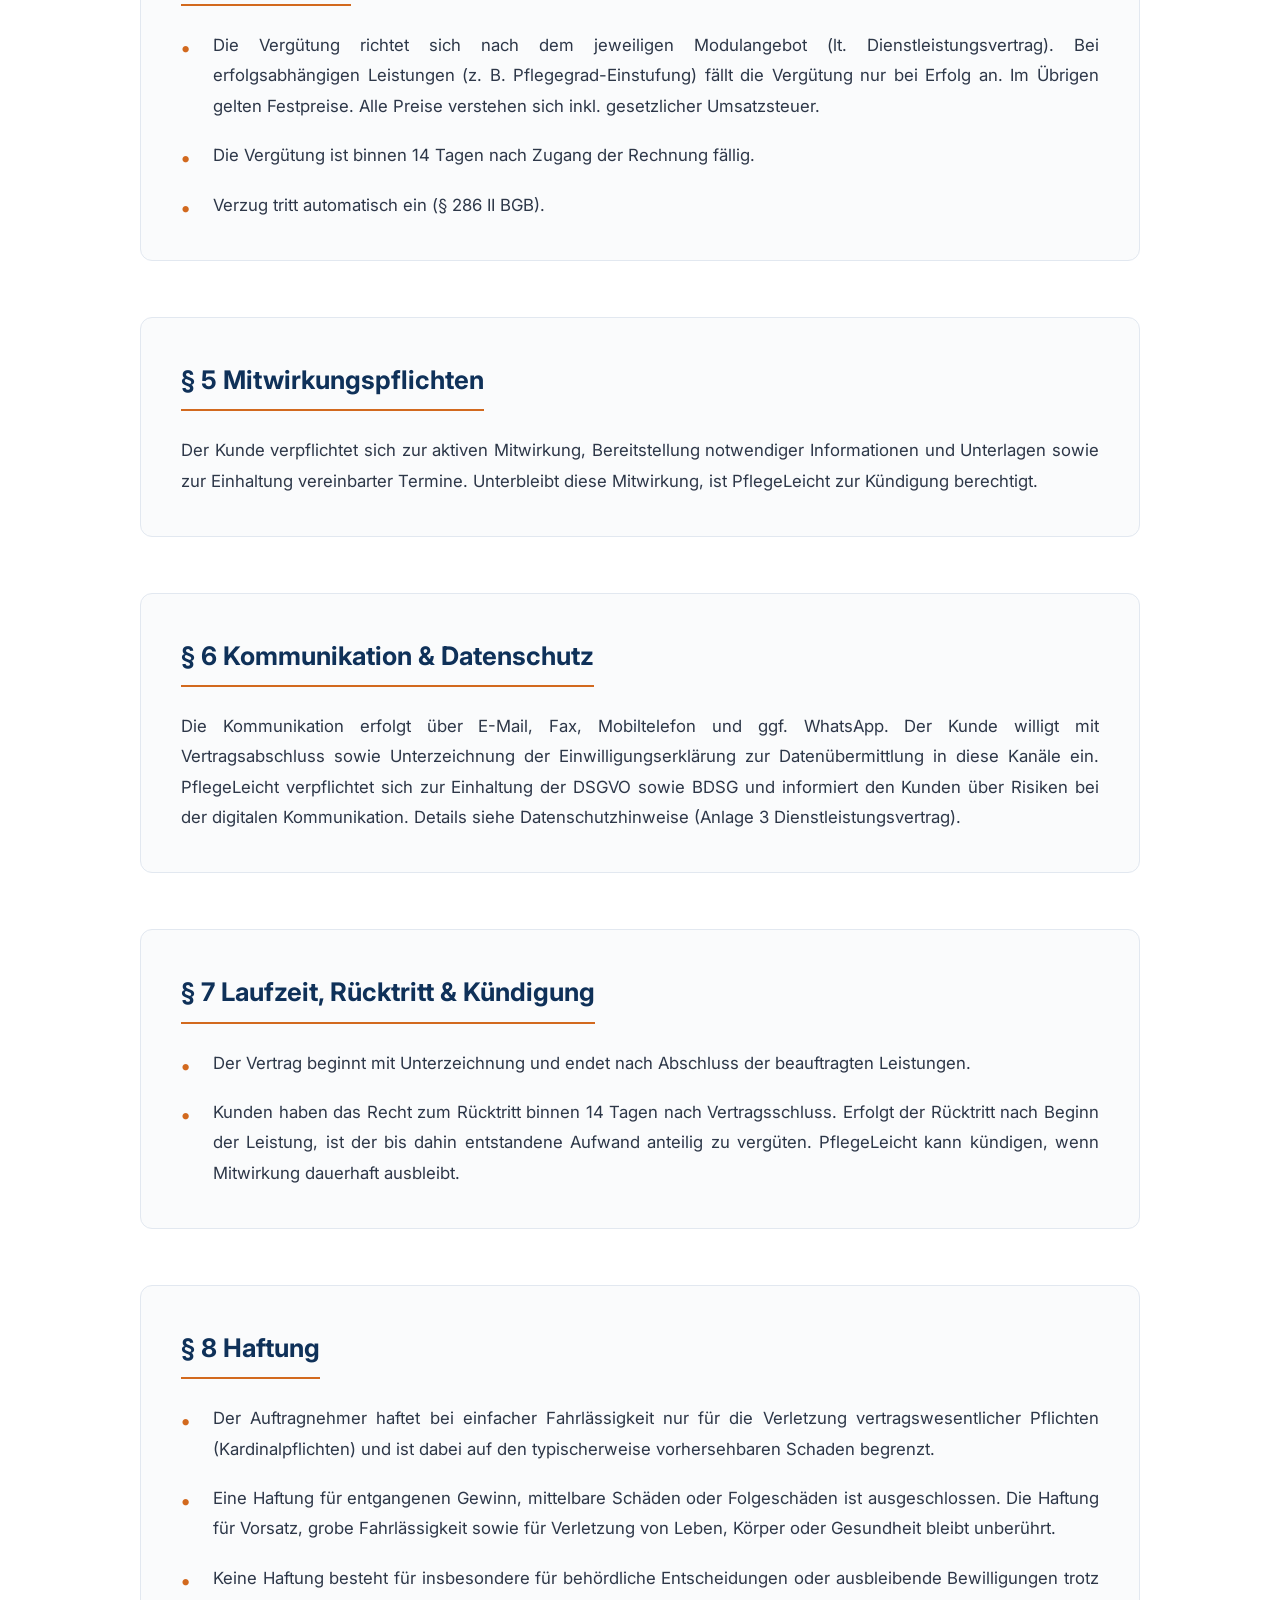
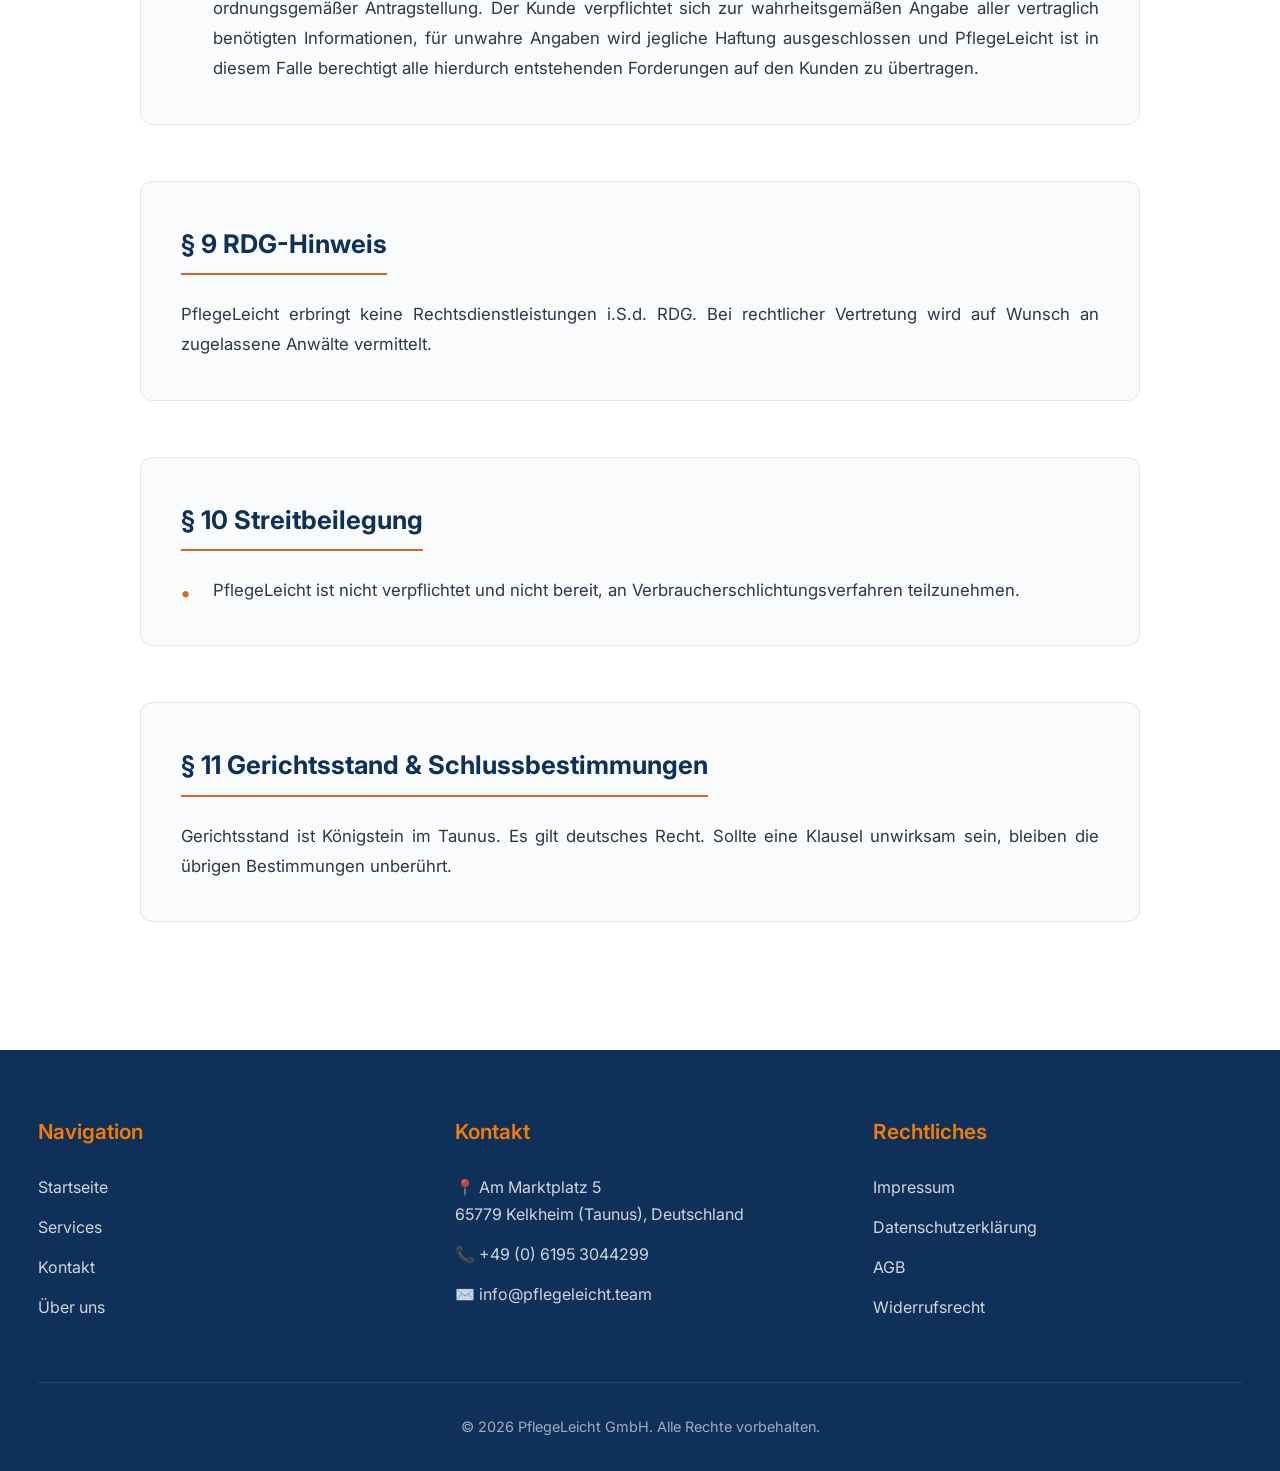
<file: pages/AGB.html>
<!DOCTYPE html>
<html lang="de">
<head>
    <meta charset="UTF-8">
    <meta name="viewport" content="width=device-width, initial-scale=1.0">
    <title>PflegeLeicht - Wir machen Pflege einfach</title>
    <link href="https://fonts.googleapis.com/css2?family=Inter:wght@300;400;500;600;700&display=swap" rel="stylesheet">
    <link rel="stylesheet" href="../statics/styles.css">
</head>
<body>
    <!-- Navigation header -->
<header class="header">
  <nav class="nav-container">
    <a class="logo-container" href="../index.html#startseite">
      <img src="../statics/img/logo.png" alt="PflegeLeicht Logo" style="max-height: 100%; max-width: 100%; object-fit: contain;">
    </a>
        
    <ul class="nav-menu" id="navMenu">
      <li><a href="../index.html#startseite">Startseite</a></li>
      <li><a href="../index.html#services">Services</a></li>
      <li><a href="../index.html#kontakt">Kontakt</a></li>
      <li><a href="../index.html#ueber-uns">Über uns</a></li>
    </ul>
            <button class="mobile-menu-btn" onclick="toggleMobileMenu()" aria-label="Menü öffnen" aria-expanded="false">☰</button>
        </nav>
    </header>
    
    <!-- Terms and conditions page content -->
    <div id="agb" class="page legal-page active">
        <div class="legal-container">
            <div class="legal-header">
                <h1>Allgemeine Geschäftsbedingungen (AGB)</h1>
                <p class="legal-subtitle">PflegeLeicht GmbH - Beratungsdienstleistungen im Bereich Pflege und Sozialanträge</p>
                <div class="company-info">
                    <p><strong>PflegeLeicht GmbH</strong><br>
                    Am Marktplatz 5, 65779 Kelkheim<br>
                    Vertreten durch: Can Kulens</p>
                </div>
            </div>
            
            <div class="legal-content">
                <section class="legal-section">
                    <h2>§ 1 Geltungsbereich</h2>
                    <p>Diese AGB gelten für sämtliche Verträge zwischen der PflegeLeicht GmbH, Am Marktplatz 5, 65779 Kelkheim (Auftragnehmer) und Ihren Kunden (Auftraggeber), welche Beratungsdienstleistungen im Bereich Pflege und Sozialanträge in Anspruch nehmen. Mit Nutzung unserer Leistungen gelten diese AGB als vereinbart.</p>
                </section>

                <section class="legal-section">
                    <h2>§ 2 Vertragsgegenstand</h2>
                    <p>PflegeLeicht bietet Beratungsleistungen im pflegenahen Umfeld an, u. a. zur Beantragung von Pflegegraden, Verhinderungspflege, Wohnraumanpassung u. v. m. Die konkreten Leistungen ergeben sich aus dem jeweiligen Angebot.</p>
                </section>

                <section class="legal-section">
                    <h2>§ 3 Vertragsschluss</h2>
                    <p>Der Vertrag kommt durch Annahme des schriftlichen Angebots von Pflegeleicht durch den Kunden zustande. Mündliche Nebenabreden bestehen nicht. Änderungen bedürfen der Schriftform.</p>
                </section>

                <section class="legal-section">
                    <h2>§ 4 Vergütung</h2>
                    <ul class="legal-list">
                        <li>Die Vergütung richtet sich nach dem jeweiligen Modulangebot (lt. Dienstleistungsvertrag). Bei erfolgsabhängigen Leistungen (z. B. Pflegegrad-Einstufung) fällt die Vergütung nur bei Erfolg an. Im Übrigen gelten Festpreise. Alle Preise verstehen sich inkl. gesetzlicher Umsatzsteuer.</li>
                        <li>Die Vergütung ist binnen 14 Tagen nach Zugang der Rechnung fällig.</li>
                        <li>Verzug tritt automatisch ein (§ 286 II BGB).</li>
                    </ul>
                </section>

                <section class="legal-section">
                    <h2>§ 5 Mitwirkungspflichten</h2>
                    <p>Der Kunde verpflichtet sich zur aktiven Mitwirkung, Bereitstellung notwendiger Informationen und Unterlagen sowie zur Einhaltung vereinbarter Termine. Unterbleibt diese Mitwirkung, ist PflegeLeicht zur Kündigung berechtigt.</p>
                </section>

                <section class="legal-section">
                    <h2>§ 6 Kommunikation & Datenschutz</h2>
                    <p>Die Kommunikation erfolgt über E-Mail, Fax, Mobiltelefon und ggf. WhatsApp. Der Kunde willigt mit Vertragsabschluss sowie Unterzeichnung der Einwilligungserklärung zur Datenübermittlung in diese Kanäle ein. PflegeLeicht verpflichtet sich zur Einhaltung der DSGVO sowie BDSG und informiert den Kunden über Risiken bei der digitalen Kommunikation. Details siehe Datenschutzhinweise (Anlage 3 Dienstleistungsvertrag).</p>
                </section>

                <section class="legal-section">
                    <h2>§ 7 Laufzeit, Rücktritt & Kündigung</h2>
                    <ul class="legal-list">
                        <li>Der Vertrag beginnt mit Unterzeichnung und endet nach Abschluss der beauftragten Leistungen.</li>
                        <li>Kunden haben das Recht zum Rücktritt binnen 14 Tagen nach Vertragsschluss. Erfolgt der Rücktritt nach Beginn der Leistung, ist der bis dahin entstandene Aufwand anteilig zu vergüten. PflegeLeicht kann kündigen, wenn Mitwirkung dauerhaft ausbleibt.</li>
                    </ul>
                </section>

                <section class="legal-section">
                    <h2>§ 8 Haftung</h2>
                    <ul class="legal-list">
                        <li>Der Auftragnehmer haftet bei einfacher Fahrlässigkeit nur für die Verletzung vertragswesentlicher Pflichten (Kardinalpflichten) und ist dabei auf den typischerweise vorhersehbaren Schaden begrenzt.</li>
                        <li>Eine Haftung für entgangenen Gewinn, mittelbare Schäden oder Folgeschäden ist ausgeschlossen. Die Haftung für Vorsatz, grobe Fahrlässigkeit sowie für Verletzung von Leben, Körper oder Gesundheit bleibt unberührt.</li>
                        <li>Keine Haftung besteht für insbesondere für behördliche Entscheidungen oder ausbleibende Bewilligungen trotz ordnungsgemäßer Antragstellung. Der Kunde verpflichtet sich zur wahrheitsgemäßen Angabe aller vertraglich benötigten Informationen, für unwahre Angaben wird jegliche Haftung ausgeschlossen und PflegeLeicht ist in diesem Falle berechtigt alle hierdurch entstehenden Forderungen auf den Kunden zu übertragen.</li>
                    </ul>
                </section>

                <section class="legal-section">
                    <h2>§ 9 RDG-Hinweis</h2>
                    <p>PflegeLeicht erbringt keine Rechtsdienstleistungen i.S.d. RDG. Bei rechtlicher Vertretung wird auf Wunsch an zugelassene Anwälte vermittelt.</p>
                </section>

                <section class="legal-section">
                    <h2>§ 10 Streitbeilegung</h2>
                    <ul class="legal-list">
                        <li>PflegeLeicht ist nicht verpflichtet und nicht bereit, an Verbraucherschlichtungsverfahren teilzunehmen.</li>
                    </ul>
                </section>

                <section class="legal-section">
                    <h2>§ 11 Gerichtsstand & Schlussbestimmungen</h2>
                    <p>Gerichtsstand ist Königstein im Taunus. Es gilt deutsches Recht. Sollte eine Klausel unwirksam sein, bleiben die übrigen Bestimmungen unberührt.</p>
                </section>
            </div>
        </div>
    </div>
    <!-- Footer -->
    <footer class="footer">
    <div class="footer-container">
        <div class="footer-section">
        <h3>Navigation</h3>
        <a href="../index.html#startseite" onclick="showPage('startseite')">Startseite</a>
        <a href="../index.html#services" onclick="showPage('services')">Services</a>
        <a href="../index.html#kontakt">Kontakt</a>
        <a href="../index.html#ueber-uns">Über uns</a>
        </div>
        <div class="footer-section">
        <h3>Kontakt</h3>
        <p>📍 Am Marktplatz 5<br>65779 Kelkheim (Taunus), Deutschland</p>
        <p>📞 +49 (0) 6195 3044299</p>
        <p><a href="mailto:info@pflegeleicht.team">✉️ info@pflegeleicht.team </p></a>
        </div>
        <div class="footer-section">
        <h3>Rechtliches</h3>
        <a href="../pages/impressum.html">Impressum</a>
        <a href="../pages/datenschutz.html">Datenschutzerklärung</a>
        <a href="../pages/AGB.html">AGB</a>
        <a href="../pages/widerrufsrecht.html">Widerrufsrecht</a>
        </div>
        <!-- Placeholder for Social Media Icons
        <div class="footer-section">
        <h3>Folgen Sie uns</h3>
        <p>Bleiben Sie über Neuigkeiten informiert</p>
        <div class="social-icons">
            <a href="#" title="Facebook">📘</a>
            <a href="#" title="LinkedIn">💼</a>
            <a href="#" title="Xing">🔗</a>
            <a href="#" title="Instagram">📷</a>
        </div>
        </div>
        -->
    </div>
    <div class="footer-bottom">
        <p>&copy; 2026 PflegeLeicht GmbH. Alle Rechte vorbehalten.</p>
    </div>
    </footer>

    <script>
        // Page Navigation
        function showPage(pageId) {
            // Hide all pages
            const pages = document.querySelectorAll('.page');
            pages.forEach(page => page.classList.remove('active'));
            
            // Show selected page
            document.getElementById(pageId).classList.add('active');
            
            // Close mobile menu if open
            const navMenu = document.getElementById('navMenu');
            navMenu.classList.remove('active');
            
            // Scroll to top
            window.scrollTo(0, 0);
        }

        // Mobile Menu Toggle
        function toggleMobileMenu() {
            const navMenu = document.getElementById('navMenu');
            navMenu.classList.toggle('active');
        }


        // Close mobile menu when clicking outside
        document.addEventListener('click', function(event) {
            const navMenu = document.getElementById('navMenu');
            const mobileMenuBtn = document.querySelector('.mobile-menu-btn');
            
            if (!navMenu.contains(event.target) && !mobileMenuBtn.contains(event.target)) {
                navMenu.classList.remove('active');
            }
        });

        // Handle window resize
        window.addEventListener('resize', function() {
            const navMenu = document.getElementById('navMenu');
            if (window.innerWidth > 768) {
                navMenu.classList.remove('active');
            }
        });

        // Smooth scrolling for anchor links
        document.querySelectorAll('a[href^="#"]').forEach(anchor => {
            anchor.addEventListener('click', function (e) {
                e.preventDefault();
                const target = document.querySelector(this.getAttribute('href'));
                if (target) {
                    target.scrollIntoView({
                        behavior: 'smooth',
                        block: 'start'
                    });
                }
            });
        });

        // Page initialization
        document.addEventListener('DOMContentLoaded', function() {
            // Page is ready
        });
    </script>
</body>
</html>
</file>
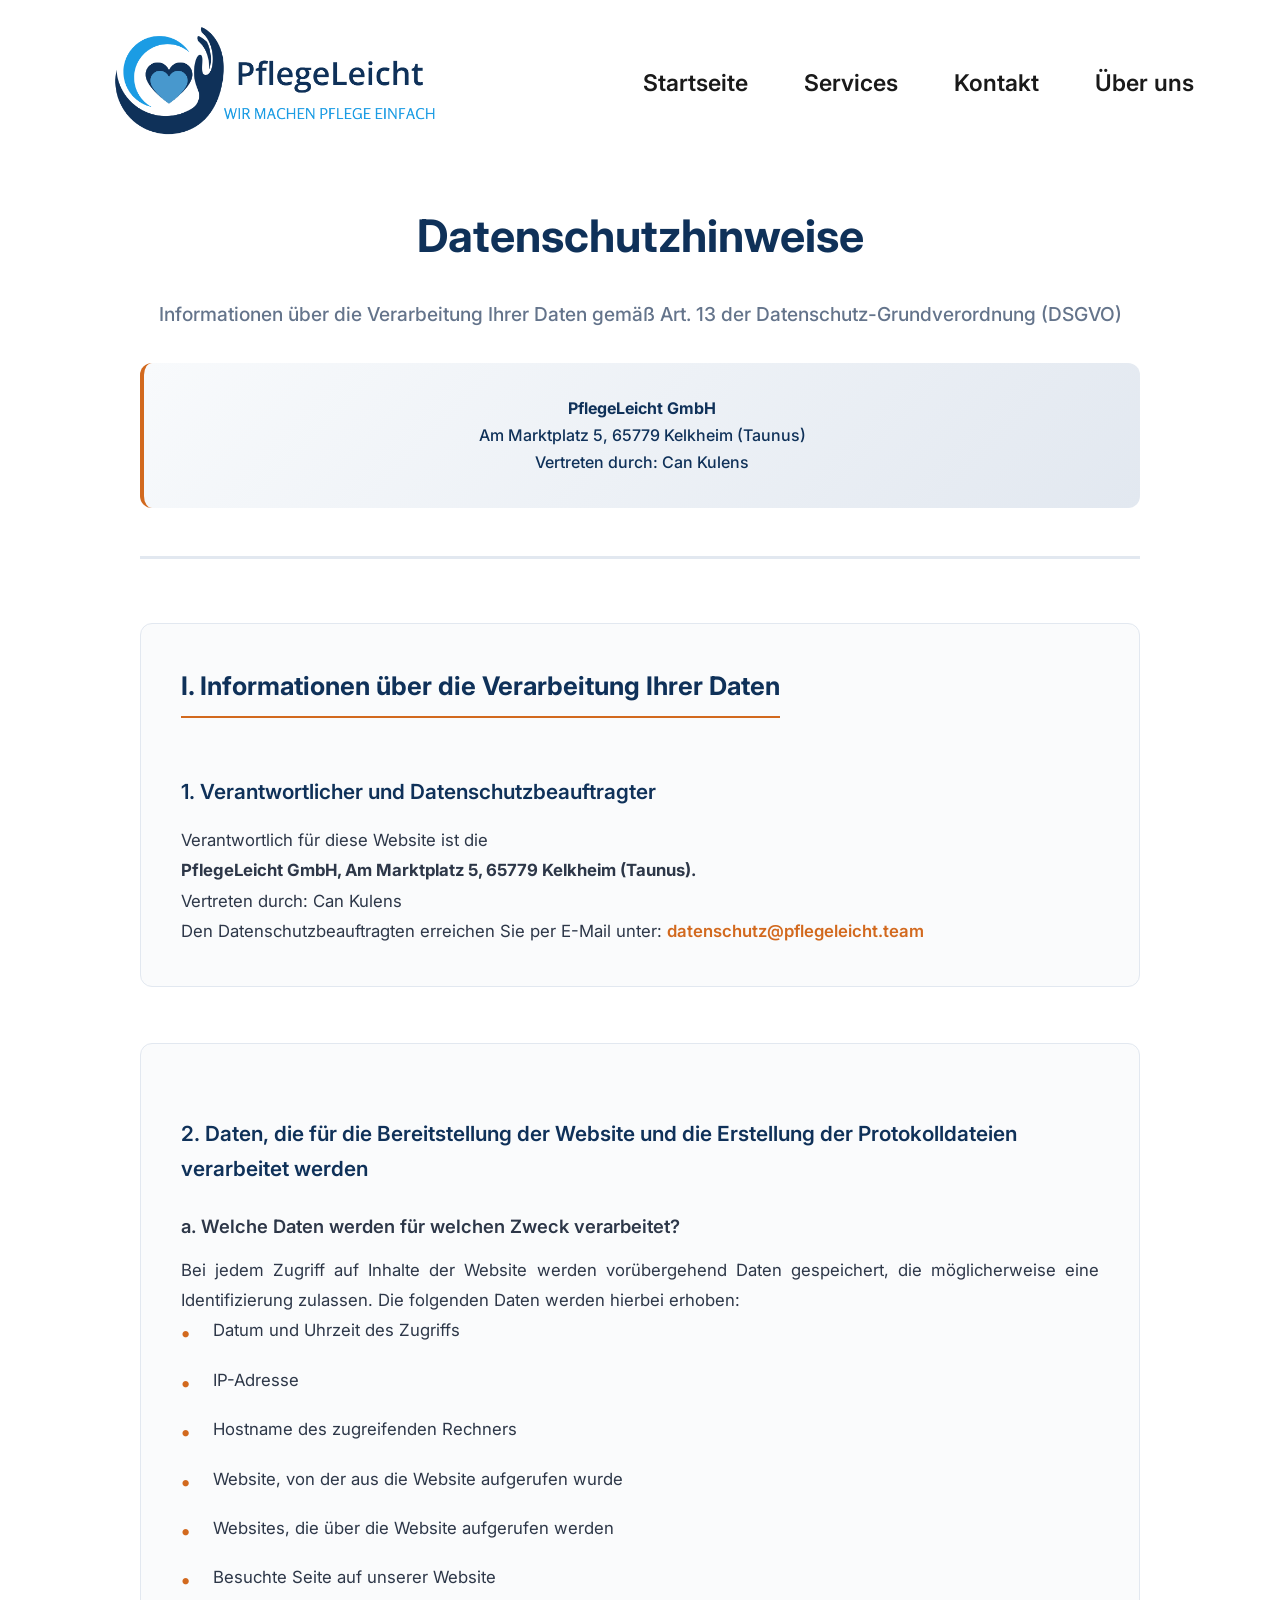
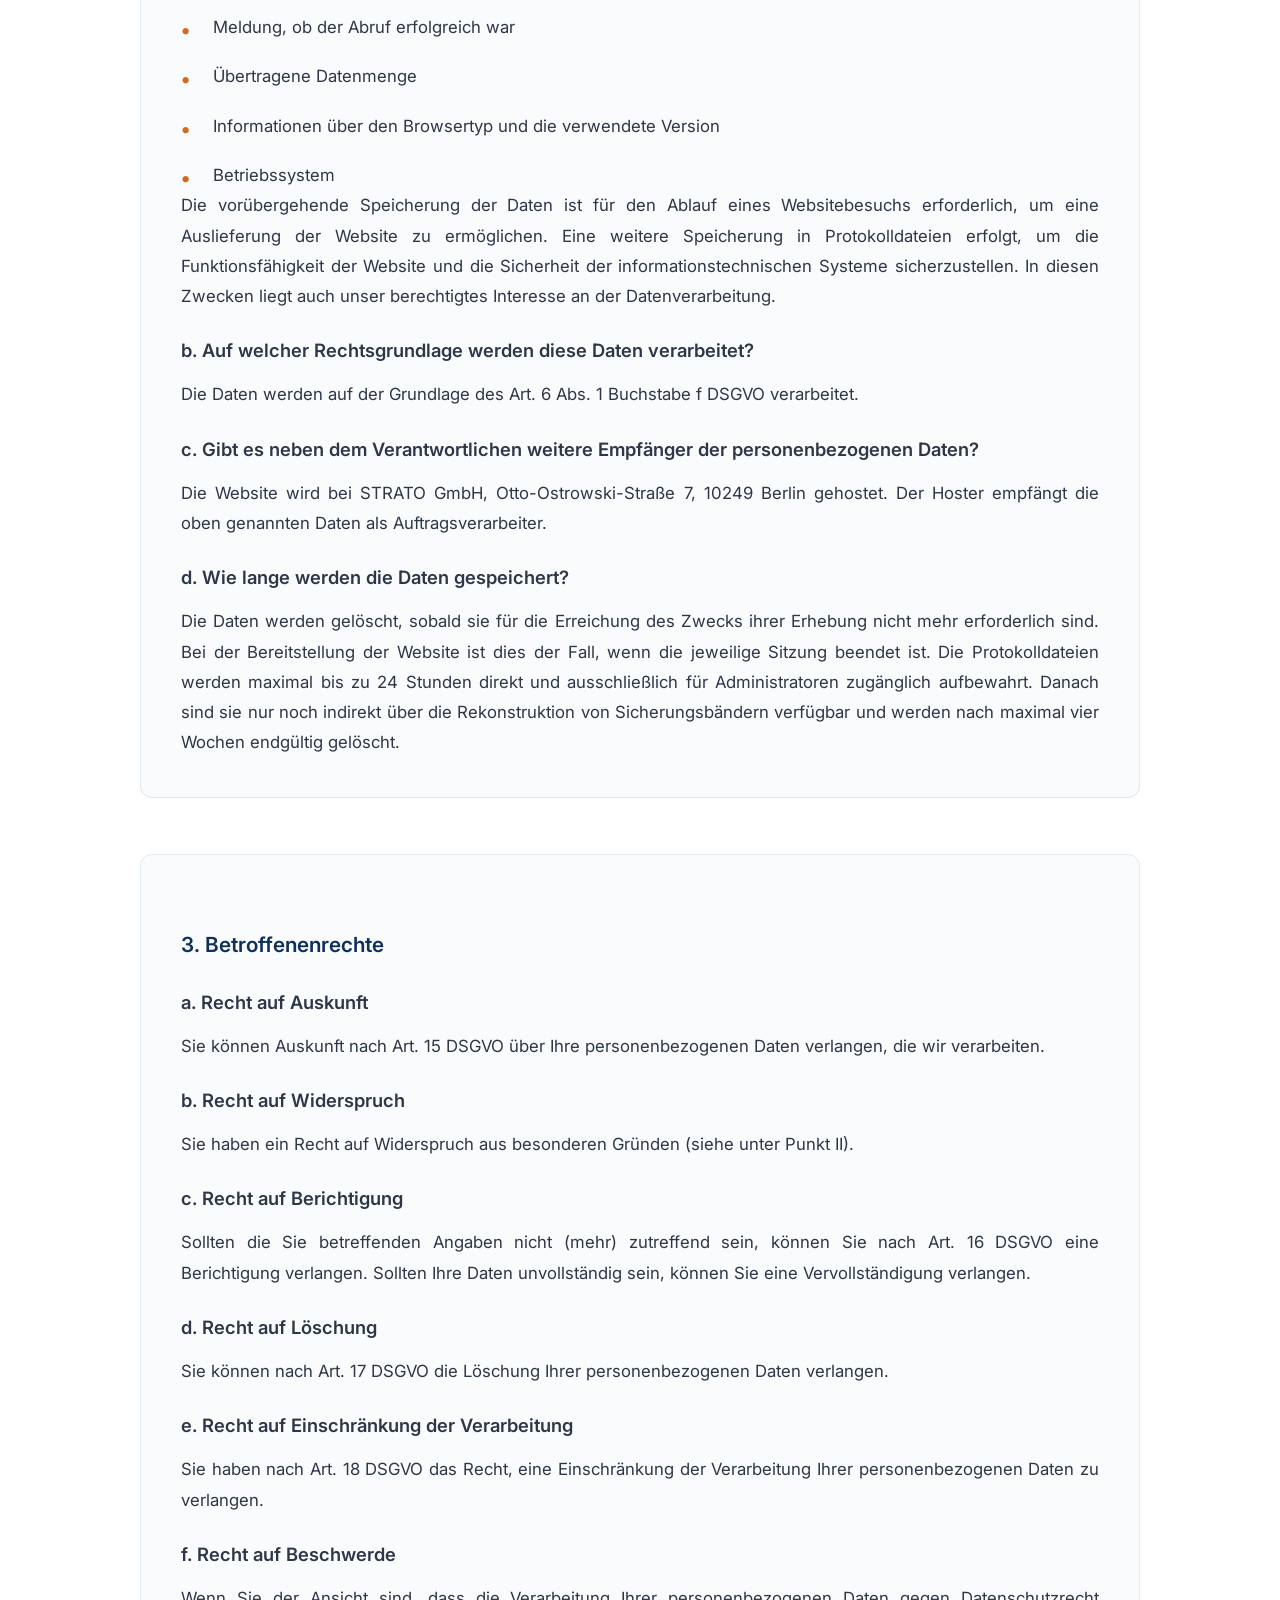
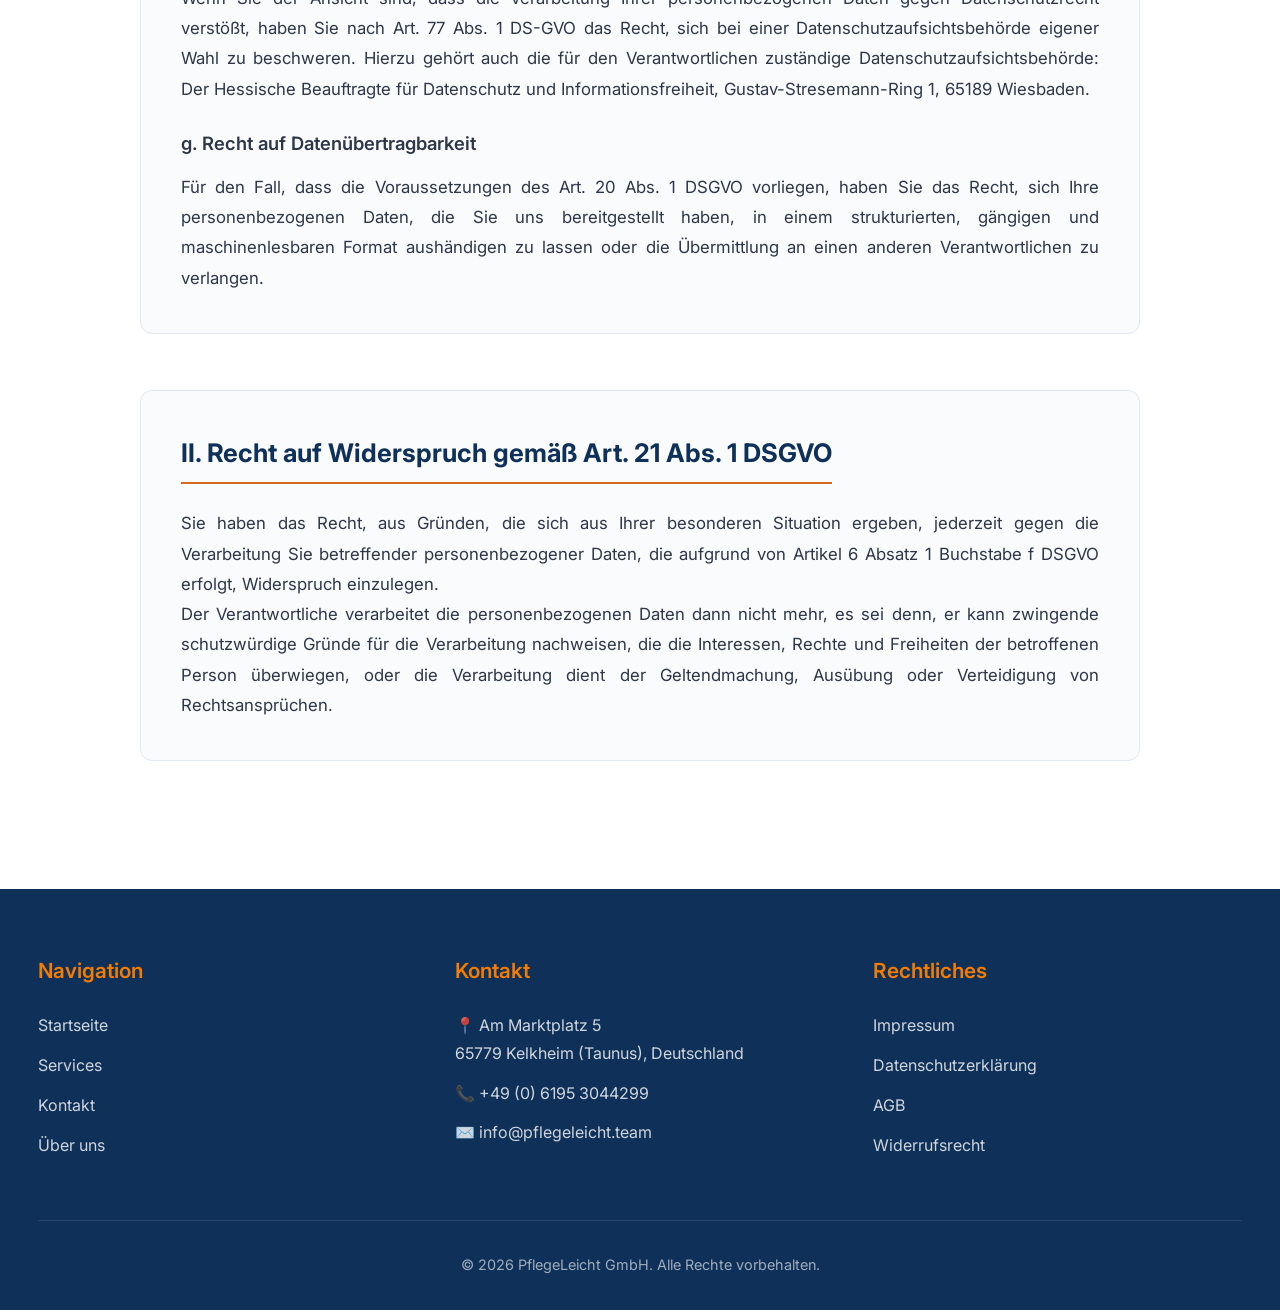
<file: pages/datenschutz.html>
<!DOCTYPE html>
<html lang="de">
<head>
  <meta charset="UTF-8" />
  <meta name="viewport" content="width=device-width, initial-scale=1.0"/>
  <title>PflegeLeicht - Wir machen Pflege einfach</title>

  <!-- Font -->
  <link href="https://fonts.googleapis.com/css2?family=Inter:wght@300;400;500;600;700&display=swap" rel="stylesheet">

  <!-- Icons: Font Awesome -->
  <link rel="stylesheet"
        href="https://cdnjs.cloudflare.com/ajax/libs/font-awesome/6.5.1/css/all.min.css"
        referrerpolicy="no-referrer" />

  <!-- Main CSS -->
  <link rel="stylesheet" href="../statics/styles.css" />
</head>
<body>
  <!-- Header -->
<header class="header">
  <nav class="nav-container">
    <a class="logo-container" href="../index.html#startseite">
      <img src="../statics/img/logo.png" alt="PflegeLeicht Logo" style="max-height: 100%; max-width: 100%; object-fit: contain;">
    </a>

    <ul class="nav-menu" id="navMenu">
      <li><a href="../index.html#startseite">Startseite</a></li>
      <li><a href="../index.html#services">Services</a></li>
      <li><a href="../index.html#kontakt">Kontakt</a></li>
      <li><a href="../index.html#ueber-uns">Über uns</a></li>
    </ul>

    <button class="mobile-menu-btn" onclick="toggleMobileMenu()" aria-label="Menü öffnen" aria-expanded="false">☰</button>
  </nav>
</header>

  <!-- Datenschutz Page -->
  <div id="datenschutz" class="page legal-page active">
    <div class="legal-container">
      <div class="legal-header">
        <h1>Datenschutzhinweise</h1>
        <p class="legal-subtitle">Informationen über die Verarbeitung Ihrer Daten gemäß Art. 13 der Datenschutz-Grundverordnung (DSGVO)</p>
        <div class="company-info">
          <p>
            <strong>PflegeLeicht GmbH</strong><br>
            Am Marktplatz 5, 65779 Kelkheim (Taunus)<br>
            Vertreten durch: Can Kulens
          </p>
        </div>
      </div>

      <div class="legal-content">
        <section class="legal-section">
          <h2>I. Informationen über die Verarbeitung Ihrer Daten</h2>

          <h3 style="color: #0f3159; font-size: clamp(1.1rem, 2.3vw, 1.3rem); margin: clamp(1.5rem, 3vw, 2rem) 0 clamp(0.8rem, 1.5vw, 1rem); font-weight: 600;">1. Verantwortlicher und Datenschutzbeauftragter</h3>
          <p>Verantwortlich für diese Website ist die<br>
            <strong>PflegeLeicht GmbH, Am Marktplatz 5, 65779 Kelkheim (Taunus).</strong><br>
            Vertreten durch: Can Kulens
          </p>
          <p>Den Datenschutzbeauftragten erreichen Sie per E-Mail unter: <a href="mailto:datenschutz@pflegeleicht.team">datenschutz@pflegeleicht.team</a></p>
        </section>

        <section class="legal-section">
          <h3 style="color: #0f3159; font-size: clamp(1.1rem, 2.3vw, 1.3rem); margin: clamp(1.5rem, 3vw, 2rem) 0 clamp(0.8rem, 1.5vw, 1rem); font-weight: 600;">2. Daten, die für die Bereitstellung der Website und die Erstellung der Protokolldateien verarbeitet werden</h3>

          <h4 style="color: #2d3748; font-size: clamp(1rem, 2.1vw, 1.15rem); margin: clamp(1rem, 2vw, 1.5rem) 0 clamp(0.5rem, 1vw, 0.8rem); font-weight: 600;">a. Welche Daten werden für welchen Zweck verarbeitet?</h4>
          <p>Bei jedem Zugriff auf Inhalte der Website werden vorübergehend Daten gespeichert, die möglicherweise eine Identifizierung zulassen. Die folgenden Daten werden hierbei erhoben:</p>
          <ul class="legal-list">
            <li>Datum und Uhrzeit des Zugriffs</li>
            <li>IP-Adresse</li>
            <li>Hostname des zugreifenden Rechners</li>
            <li>Website, von der aus die Website aufgerufen wurde</li>
            <li>Websites, die über die Website aufgerufen werden</li>
            <li>Besuchte Seite auf unserer Website</li>
            <li>Meldung, ob der Abruf erfolgreich war</li>
            <li>Übertragene Datenmenge</li>
            <li>Informationen über den Browsertyp und die verwendete Version</li>
            <li>Betriebssystem</li>
          </ul>
          <p>Die vorübergehende Speicherung der Daten ist für den Ablauf eines Websitebesuchs erforderlich, um eine Auslieferung der Website zu ermöglichen. Eine weitere Speicherung in Protokolldateien erfolgt, um die Funktionsfähigkeit der Website und die Sicherheit der informationstechnischen Systeme sicherzustellen. In diesen Zwecken liegt auch unser berechtigtes Interesse an der Datenverarbeitung.</p>

          <h4 style="color: #2d3748; font-size: clamp(1rem, 2.1vw, 1.15rem); margin: clamp(1rem, 2vw, 1.5rem) 0 clamp(0.5rem, 1vw, 0.8rem); font-weight: 600;">b. Auf welcher Rechtsgrundlage werden diese Daten verarbeitet?</h4>
          <p>Die Daten werden auf der Grundlage des Art. 6 Abs. 1 Buchstabe f DSGVO verarbeitet.</p>

          <h4 style="color: #2d3748; font-size: clamp(1rem, 2.1vw, 1.15rem); margin: clamp(1rem, 2vw, 1.5rem) 0 clamp(0.5rem, 1vw, 0.8rem); font-weight: 600;">c. Gibt es neben dem Verantwortlichen weitere Empfänger der personenbezogenen Daten?</h4>
          <p>Die Website wird bei STRATO GmbH, Otto-Ostrowski-Straße 7, 10249 Berlin gehostet. Der Hoster empfängt die oben genannten Daten als Auftragsverarbeiter.</p>

          <h4 style="color: #2d3748; font-size: clamp(1rem, 2.1vw, 1.15rem); margin: clamp(1rem, 2vw, 1.5rem) 0 clamp(0.5rem, 1vw, 0.8rem); font-weight: 600;">d. Wie lange werden die Daten gespeichert?</h4>
          <p>Die Daten werden gelöscht, sobald sie für die Erreichung des Zwecks ihrer Erhebung nicht mehr erforderlich sind. Bei der Bereitstellung der Website ist dies der Fall, wenn die jeweilige Sitzung beendet ist. Die Protokolldateien werden maximal bis zu 24 Stunden direkt und ausschließlich für Administratoren zugänglich aufbewahrt. Danach sind sie nur noch indirekt über die Rekonstruktion von Sicherungsbändern verfügbar und werden nach maximal vier Wochen endgültig gelöscht.</p>
        </section>

        <section class="legal-section">
          <h3 style="color: #0f3159; font-size: clamp(1.1rem, 2.3vw, 1.3rem); margin: clamp(1.5rem, 3vw, 2rem) 0 clamp(0.8rem, 1.5vw, 1rem); font-weight: 600;">3. Betroffenenrechte</h3>

          <h4 style="color: #2d3748; font-size: clamp(1rem, 2.1vw, 1.15rem); margin: clamp(1rem, 2vw, 1.5rem) 0 clamp(0.5rem, 1vw, 0.8rem); font-weight: 600;">a. Recht auf Auskunft</h4>
          <p>Sie können Auskunft nach Art. 15 DSGVO über Ihre personenbezogenen Daten verlangen, die wir verarbeiten.</p>

          <h4 style="color: #2d3748; font-size: clamp(1rem, 2.1vw, 1.15rem); margin: clamp(1rem, 2vw, 1.5rem) 0 clamp(0.5rem, 1vw, 0.8rem); font-weight: 600;">b. Recht auf Widerspruch</h4>
          <p>Sie haben ein Recht auf Widerspruch aus besonderen Gründen (siehe unter Punkt II).</p>

          <h4 style="color: #2d3748; font-size: clamp(1rem, 2.1vw, 1.15rem); margin: clamp(1rem, 2vw, 1.5rem) 0 clamp(0.5rem, 1vw, 0.8rem); font-weight: 600;">c. Recht auf Berichtigung</h4>
          <p>Sollten die Sie betreffenden Angaben nicht (mehr) zutreffend sein, können Sie nach Art. 16 DSGVO eine Berichtigung verlangen. Sollten Ihre Daten unvollständig sein, können Sie eine Vervollständigung verlangen.</p>

          <h4 style="color: #2d3748; font-size: clamp(1rem, 2.1vw, 1.15rem); margin: clamp(1rem, 2vw, 1.5rem) 0 clamp(0.5rem, 1vw, 0.8rem); font-weight: 600;">d. Recht auf Löschung</h4>
          <p>Sie können nach Art. 17 DSGVO die Löschung Ihrer personenbezogenen Daten verlangen.</p>

          <h4 style="color: #2d3748; font-size: clamp(1rem, 2.1vw, 1.15rem); margin: clamp(1rem, 2vw, 1.5rem) 0 clamp(0.5rem, 1vw, 0.8rem); font-weight: 600;">e. Recht auf Einschränkung der Verarbeitung</h4>
          <p>Sie haben nach Art. 18 DSGVO das Recht, eine Einschränkung der Verarbeitung Ihrer personenbezogenen Daten zu verlangen.</p>

          <h4 style="color: #2d3748; font-size: clamp(1rem, 2.1vw, 1.15rem); margin: clamp(1rem, 2vw, 1.5rem) 0 clamp(0.5rem, 1vw, 0.8rem); font-weight: 600;">f. Recht auf Beschwerde</h4>
          <p>Wenn Sie der Ansicht sind, dass die Verarbeitung Ihrer personenbezogenen Daten gegen Datenschutzrecht verstößt, haben Sie nach Art. 77 Abs. 1 DS-GVO das Recht, sich bei einer Datenschutzaufsichtsbehörde eigener Wahl zu beschweren. Hierzu gehört auch die für den Verantwortlichen zuständige Datenschutzaufsichtsbehörde: Der Hessische Beauftragte für Datenschutz und Informationsfreiheit, Gustav-Stresemann-Ring 1, 65189 Wiesbaden.</p>

          <h4 style="color: #2d3748; font-size: clamp(1rem, 2.1vw, 1.15rem); margin: clamp(1rem, 2vw, 1.5rem) 0 clamp(0.5rem, 1vw, 0.8rem); font-weight: 600;">g. Recht auf Datenübertragbarkeit</h4>
          <p>Für den Fall, dass die Voraussetzungen des Art. 20 Abs. 1 DSGVO vorliegen, haben Sie das Recht, sich Ihre personenbezogenen Daten, die Sie uns bereitgestellt haben, in einem strukturierten, gängigen und maschinenlesbaren Format aushändigen zu lassen oder die Übermittlung an einen anderen Verantwortlichen zu verlangen.</p>
        </section>

        <section class="legal-section">
          <h2>II. Recht auf Widerspruch gemäß Art. 21 Abs. 1 DSGVO</h2>
          <p>Sie haben das Recht, aus Gründen, die sich aus Ihrer besonderen Situation ergeben, jederzeit gegen die Verarbeitung Sie betreffender personenbezogener Daten, die aufgrund von Artikel 6 Absatz 1 Buchstabe f DSGVO erfolgt, Widerspruch einzulegen.</p>
          <p>Der Verantwortliche verarbeitet die personenbezogenen Daten dann nicht mehr, es sei denn, er kann zwingende schutzwürdige Gründe für die Verarbeitung nachweisen, die die Interessen, Rechte und Freiheiten der betroffenen Person überwiegen, oder die Verarbeitung dient der Geltendmachung, Ausübung oder Verteidigung von Rechtsansprüchen.</p>
        </section>
      </div> <!-- .legal-content -->
    </div>   <!-- .legal-container -->
  </div>     <!-- #datenschutz.page -->

    <!-- Footer -->
    <footer class="footer">
    <div class="footer-container">
        <div class="footer-section">
        <h3>Navigation</h3>
        <a href="../index.html#startseite" onclick="showPage('startseite')">Startseite</a>
        <a href="../index.html#services" onclick="showPage('services')">Services</a>
        <a href="../index.html#kontakt">Kontakt</a>
        <a href="../index.html#ueber-uns">Über uns</a>
        </div>
        <div class="footer-section">
        <h3>Kontakt</h3>
        <p>📍 Am Marktplatz 5<br>65779 Kelkheim (Taunus), Deutschland</p>
        <p>📞 +49 (0) 6195 3044299</p>
        <p><a href="mailto:info@pflegeleicht.team">✉️ info@pflegeleicht.team </p></a>
        </div>
        <div class="footer-section">
        <h3>Rechtliches</h3>
        <a href="../pages/impressum.html">Impressum</a>
        <a href="../pages/datenschutz.html">Datenschutzerklärung</a>
        <a href="../pages/AGB.html">AGB</a>
        <a href="../pages/widerrufsrecht.html">Widerrufsrecht</a>
        </div>
        <!-- Placeholder for Social Media Icons
        <div class="footer-section">
        <h3>Folgen Sie uns</h3>
        <p>Bleiben Sie über Neuigkeiten informiert</p>
        <div class="social-icons">
            <a href="#" title="Facebook">📘</a>
            <a href="#" title="LinkedIn">💼</a>
            <a href="#" title="Xing">🔗</a>
            <a href="#" title="Instagram">📷</a>
        </div>
        </div>
        -->
    </div>
        <div class="footer-bottom">
        <p>&copy; 2026 PflegeLeicht GmbH. Alle Rechte vorbehalten.</p>
    </div>

  <!-- Scripts -->
  <script>
    // Navigation between pages (sections with class .page)
    function showPage(pageId) {
      const pages = document.querySelectorAll('.page');
      pages.forEach(p => p.classList.remove('active'));

      const target = document.getElementById(pageId);
      if (target) target.classList.add('active');

      const navMenu = document.getElementById('navMenu');
      if (navMenu) navMenu.classList.remove('active');

      window.scrollTo(0, 0);
    }

    // Smooth scroll to #kontakt (if it exists)
    function scrollToContact() {
      const el = document.querySelector('#kontakt');
      if (el) {
        el.scrollIntoView({ behavior: 'smooth', block: 'start' });
      }
    }

    // Mobile hamburger menu function
    function toggleMobileMenu() {
      const navMenu = document.getElementById('navMenu');
      if (navMenu) {
        navMenu.classList.toggle('active');
      }
    }

    // Form submission (if it existed in this view)
    function handleSubmit(event) {
      event.preventDefault();
      const formData = new FormData(event.target);
      const data = Object.fromEntries(formData);

      if (!data.firstName || !data.lastName || !data.email || !data.message) {
        alert('Bitte füllen Sie alle Pflichtfelder aus.');
        return;
      }
      if (!data.privacy) {
        alert('Bitte stimmen Sie der Datenschutzerklärung zu.');
        return;
      }

      alert('Vielen Dank für Ihre Nachricht! Wir werden uns schnellstmöglich bei Ihnen melden.');
      event.target.reset();
    }

    // Close mobile menu when clicking outside
    document.addEventListener('click', function(event) {
      const navMenu = document.getElementById('navMenu');
      const menuBtn = document.querySelector('.mobile-menu-btn');

      if (navMenu && menuBtn &&
          !navMenu.contains(event.target) &&
          !menuBtn.contains(event.target) &&
          navMenu.classList.contains('active')) {
        navMenu.classList.remove('active');
      }
    });

    // Close menu when clicking on a link
    document.querySelectorAll('.nav-menu a').forEach(link => {
      link.addEventListener('click', function() {
        const navMenu = document.getElementById('navMenu');
        if (navMenu) {
          navMenu.classList.remove('active');
        }
      });
    });

    // Reset menu on resize
    window.addEventListener('resize', function () {
      const navMenu = document.getElementById('navMenu');
      if (navMenu && window.innerWidth > 768) {
        navMenu.classList.remove('active');
      }
    });

    // Smooth scroll for anchors (if there are local anchors)
    document.querySelectorAll('a[href^="#"]').forEach(anchor => {
      anchor.addEventListener('click', function (e) {
        const href = this.getAttribute('href');
        if (href === '#') return; // avoid blocking "#" links
        e.preventDefault();
        const target = document.querySelector(href);
        if (target) {
          target.scrollIntoView({ behavior: 'smooth', block: 'start' });
        }
      });
    });

    // Page initialization
    document.addEventListener('DOMContentLoaded', function () {
      // Page is ready
    });
  </script>

</body>
</html>
</file>
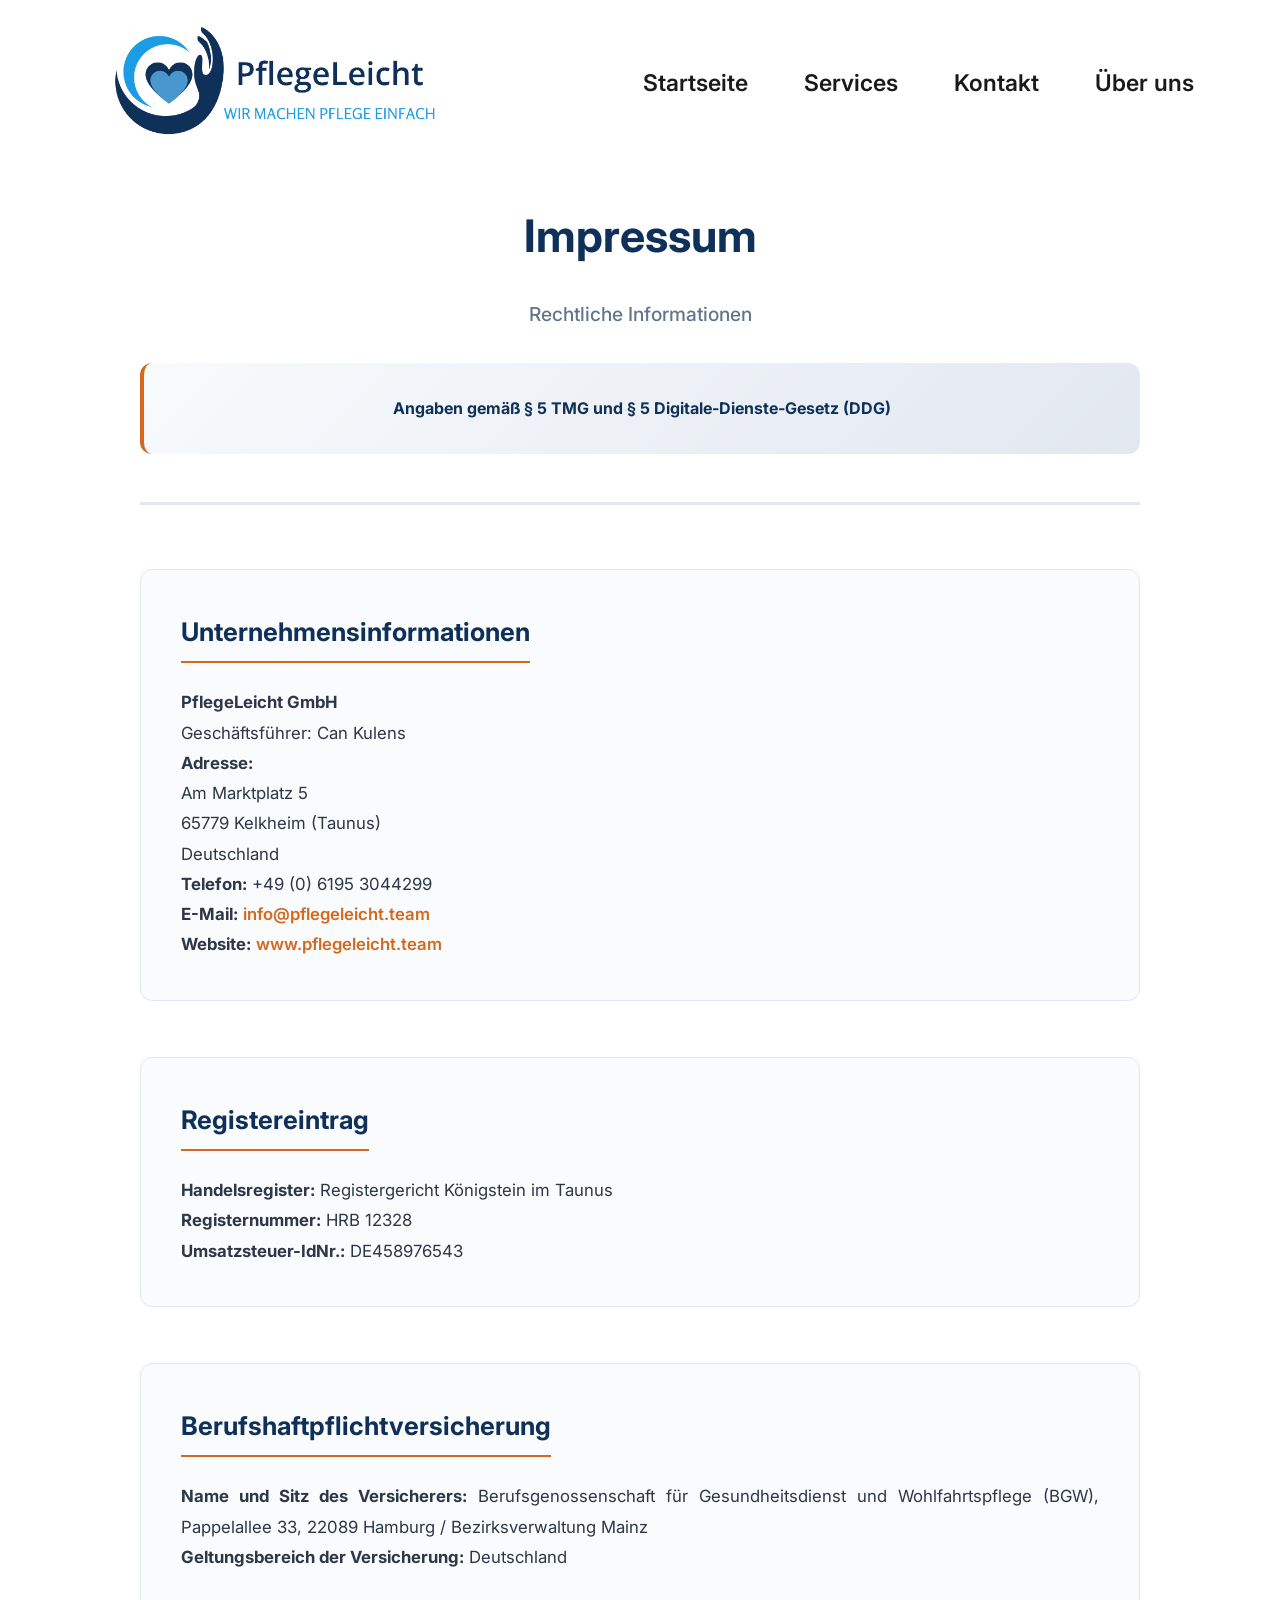
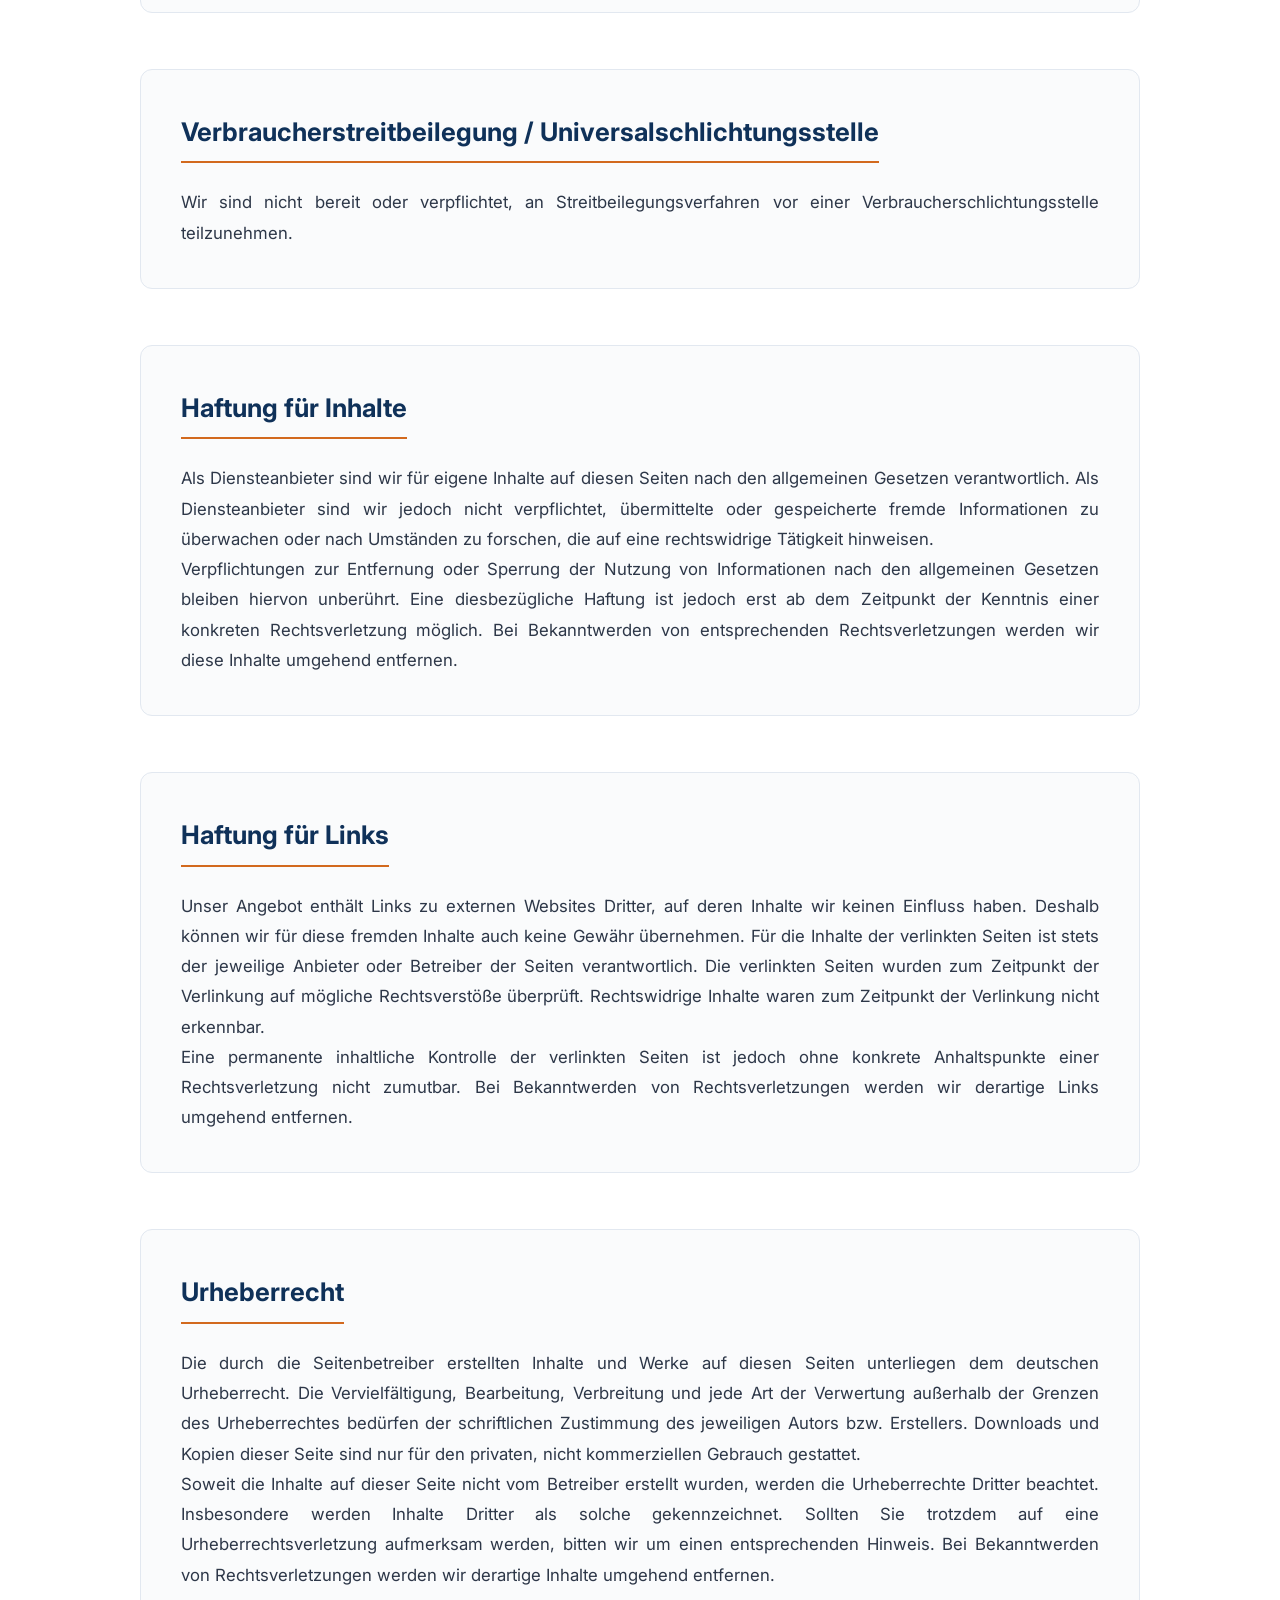
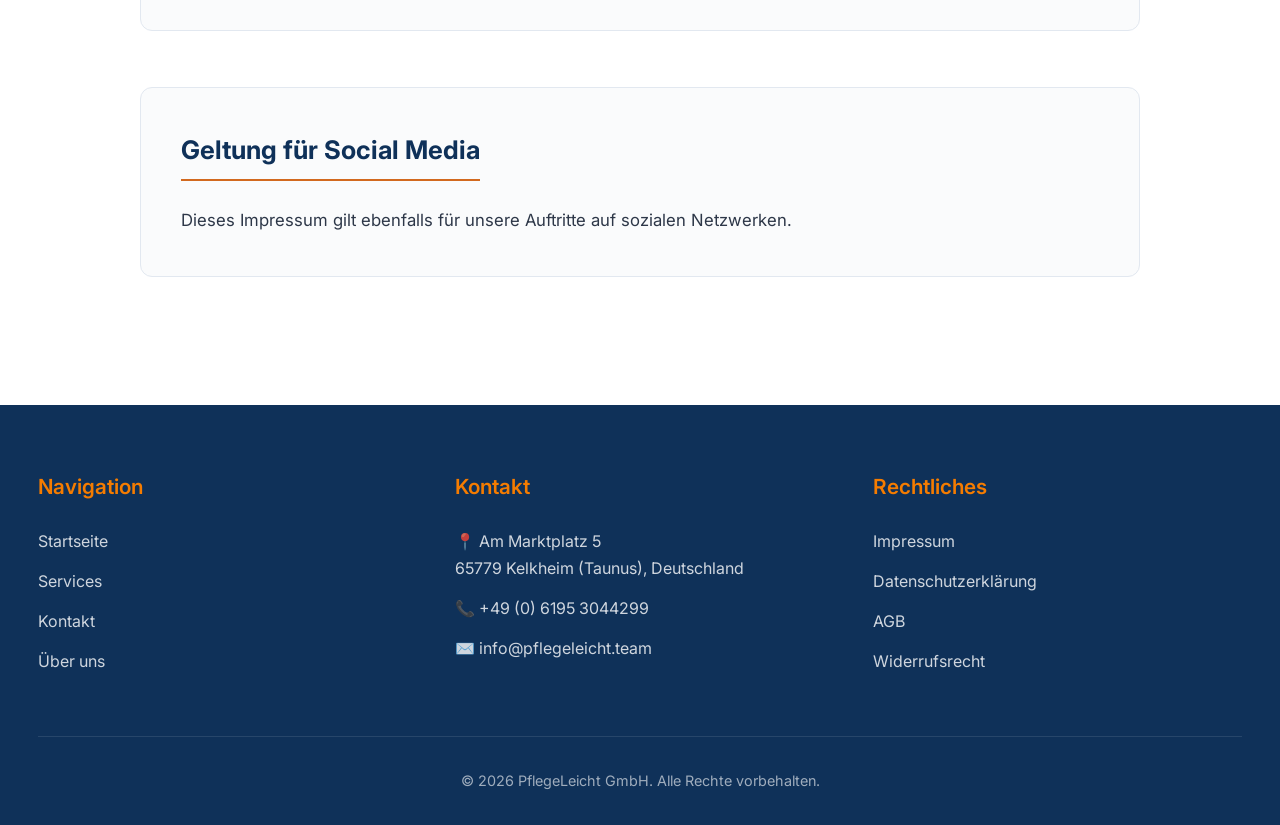
<file: pages/impressum.html>
<!DOCTYPE html>
<html lang="de">
<head>
    <meta charset="UTF-8">
    <meta name="viewport" content="width=device-width, initial-scale=1.0">
    <title>PflegeLeicht - Wir machen Pflege einfach</title>
    <link href="https://fonts.googleapis.com/css2?family=Inter:wght@300;400;500;600;700&display=swap" rel="stylesheet">
    <link rel="stylesheet" href="../statics/styles.css">
</head>
<body>
    <!-- Navigation header -->
<header class="header">
  <nav class="nav-container">
    <a class="logo-container" href="../index.html#startseite">
      <img src="../statics/img/logo.png" alt="PflegeLeicht Logo" style="max-height: 100%; max-width: 100%; object-fit: contain;">
    </a>

    <ul class="nav-menu" id="navMenu">
      <li><a href="../index.html#startseite">Startseite</a></li>
      <li><a href="../index.html#services">Services</a></li>
      <li><a href="../index.html#kontakt">Kontakt</a></li>
      <li><a href="../index.html#ueber-uns">Über uns</a></li>
    </ul>

    <button class="mobile-menu-btn" onclick="toggleMobileMenu()" aria-label="Menü öffnen" aria-expanded="false">☰</button>
  </nav>
</header>
    <!-- Legal imprint page content -->
    <div id="impressum" class="page legal-page active">
        <div class="legal-container">
            <div class="legal-header">
                <h1>Impressum</h1>
                <p class="legal-subtitle">Rechtliche Informationen</p>
                <div class="company-info">
                    <p><strong>Angaben gemäß § 5 TMG und § 5 Digitale-Dienste-Gesetz (DDG)</strong></p>
                </div>
            </div>
            
            <div class="legal-content">
                <section class="legal-section">
                    <h2>Unternehmensinformationen</h2>
                    <p><strong>PflegeLeicht GmbH</strong><br>
                    Geschäftsführer: Can Kulens</p>
                    <p><strong>Adresse:</strong><br>
                    Am Marktplatz 5<br>
                    65779 Kelkheim (Taunus)<br>
                    Deutschland</p>
                    <p><strong>Telefon:</strong> +49 (0) 6195 3044299<br>
                    <strong>E-Mail:</strong> <a href="mailto:info@pflegeleicht.team">info@pflegeleicht.team</a><br>
                    <strong>Website:</strong> <a href="https://www.pflegeleicht.team" target="_blank" rel="noopener noreferrer">www.pflegeleicht.team</a></p>
                </section>

                <section class="legal-section">
                    <h2>Registereintrag</h2>
                    <p><strong>Handelsregister:</strong> Registergericht Königstein im Taunus<br>
                    <strong>Registernummer:</strong> HRB 12328 <br>
                    <strong>Umsatzsteuer-IdNr.:</strong> DE458976543</p>
                </section>

                <section class="legal-section">
                    <h2>Berufshaftpflichtversicherung</h2>
                    <p><strong>Name und Sitz des Versicherers:</strong> Berufsgenossenschaft für Gesundheitsdienst und Wohlfahrtspflege (BGW),  Pappelallee 33, 22089 Hamburg / Bezirksverwaltung Mainz <br>
                    <strong>Geltungsbereich der Versicherung:</strong> Deutschland</p>
                </section>

                <section class="legal-section">
                    <h2>Verbraucherstreitbeilegung / Universalschlichtungsstelle</h2>
                    <p>Wir sind nicht bereit oder verpflichtet, an Streitbeilegungsverfahren vor einer Verbraucherschlichtungsstelle teilzunehmen.</p>
                </section>

                <section class="legal-section">
                    <h2>Haftung für Inhalte</h2>
                    <p>Als Diensteanbieter sind wir für eigene Inhalte auf diesen Seiten nach den allgemeinen Gesetzen verantwortlich. Als Diensteanbieter sind wir jedoch nicht verpflichtet, übermittelte oder gespeicherte fremde Informationen zu überwachen oder nach Umständen zu forschen, die auf eine rechtswidrige Tätigkeit hinweisen.</p>
                    <p>Verpflichtungen zur Entfernung oder Sperrung der Nutzung von Informationen nach den allgemeinen Gesetzen bleiben hiervon unberührt. Eine diesbezügliche Haftung ist jedoch erst ab dem Zeitpunkt der Kenntnis einer konkreten Rechtsverletzung möglich. Bei Bekanntwerden von entsprechenden Rechtsverletzungen werden wir diese Inhalte umgehend entfernen.</p>
                </section>

                <section class="legal-section">
                    <h2>Haftung für Links</h2>
                    <p>Unser Angebot enthält Links zu externen Websites Dritter, auf deren Inhalte wir keinen Einfluss haben. Deshalb können wir für diese fremden Inhalte auch keine Gewähr übernehmen. Für die Inhalte der verlinkten Seiten ist stets der jeweilige Anbieter oder Betreiber der Seiten verantwortlich. Die verlinkten Seiten wurden zum Zeitpunkt der Verlinkung auf mögliche Rechtsverstöße überprüft. Rechtswidrige Inhalte waren zum Zeitpunkt der Verlinkung nicht erkennbar.</p>
                    <p>Eine permanente inhaltliche Kontrolle der verlinkten Seiten ist jedoch ohne konkrete Anhaltspunkte einer Rechtsverletzung nicht zumutbar. Bei Bekanntwerden von Rechtsverletzungen werden wir derartige Links umgehend entfernen.</p>
                </section>

                <section class="legal-section">
                    <h2>Urheberrecht</h2>
                    <p>Die durch die Seitenbetreiber erstellten Inhalte und Werke auf diesen Seiten unterliegen dem deutschen Urheberrecht. Die Vervielfältigung, Bearbeitung, Verbreitung und jede Art der Verwertung außerhalb der Grenzen des Urheberrechtes bedürfen der schriftlichen Zustimmung des jeweiligen Autors bzw. Erstellers. Downloads und Kopien dieser Seite sind nur für den privaten, nicht kommerziellen Gebrauch gestattet.</p>
                    <p>Soweit die Inhalte auf dieser Seite nicht vom Betreiber erstellt wurden, werden die Urheberrechte Dritter beachtet. Insbesondere werden Inhalte Dritter als solche gekennzeichnet. Sollten Sie trotzdem auf eine Urheberrechtsverletzung aufmerksam werden, bitten wir um einen entsprechenden Hinweis. Bei Bekanntwerden von Rechtsverletzungen werden wir derartige Inhalte umgehend entfernen.</p>
                </section>

                <section class="legal-section">
                    <h2>Geltung für Social Media</h2>
                    <p>Dieses Impressum gilt ebenfalls für unsere Auftritte auf sozialen Netzwerken.</p>
                </section>
            </div>

        </div>
    </div>
    <!-- Footer -->
    <footer class="footer">
    <div class="footer-container">
        <div class="footer-section">
        <h3>Navigation</h3>
        <a href="../index.html#startseite">Startseite</a>
        <a href="../index.html#services">Services</a>
        <a href="../index.html#kontakt">Kontakt</a>
        <a href="../index.html#ueber-uns">Über uns</a>
        </div>
        <div class="footer-section">
        <h3>Kontakt</h3>
        <p>📍 Am Marktplatz 5<br>65779 Kelkheim (Taunus), Deutschland</p>
        <p>📞 +49 (0) 6195 3044299</p>
        <p><a href="mailto:info@pflegeleicht.team">✉️ info@pflegeleicht.team </p></a>
        </div>
        <div class="footer-section">
        <h3>Rechtliches</h3>
        <a href="../pages/impressum.html">Impressum</a>
        <a href="../pages/datenschutz.html">Datenschutzerklärung</a>
        <a href="../pages/AGB.html">AGB</a>
        <a href="../pages/widerrufsrecht.html">Widerrufsrecht</a>
        </div>
        <!-- Placeholder for Social Media Icons (currently disabled)
        <div class="footer-section">
        <h3>Folgen Sie uns</h3>
        <p>Bleiben Sie über Neuigkeiten informiert</p>
        <div class="social-icons">
            <a href="#" title="Facebook">📘</a>
            <a href="#" title="LinkedIn">💼</a>
            <a href="#" title="Xing">🔗</a>
            <a href="#" title="Instagram">📷</a>
        </div>
        </div>
        --> 
    </div>
    <div class="footer-bottom">
        <p>&copy; 2026 PflegeLeicht GmbH. Alle Rechte vorbehalten.</p>
    </div>
    </footer>

    <script>
        // Page Navigation
        function showPage(pageId) {
            // Hide all pages
            const pages = document.querySelectorAll('.page');
            pages.forEach(page => page.classList.remove('active'));
            
            // Show selected page
            document.getElementById(pageId).classList.add('active');
            
            // Close mobile menu if open
            const navMenu = document.getElementById('navMenu');
            navMenu.classList.remove('active');
            
            // Scroll to top
            window.scrollTo(0, 0);
        }

        // Mobile hamburger menu function
        function toggleMobileMenu() {
            const navMenu = document.getElementById('navMenu');
            if (navMenu) {
                navMenu.classList.toggle('active');
            }
        }


        // Close mobile menu when clicking outside
        document.addEventListener('click', function(event) {
            const navMenu = document.getElementById('navMenu');
            const menuBtn = document.querySelector('.mobile-menu-btn');

            if (navMenu && menuBtn &&
                !navMenu.contains(event.target) &&
                !menuBtn.contains(event.target) &&
                navMenu.classList.contains('active')) {
                navMenu.classList.remove('active');
            }
        });

        // Close menu when clicking on a link
        document.querySelectorAll('.nav-menu a').forEach(link => {
            link.addEventListener('click', function() {
                const navMenu = document.getElementById('navMenu');
                if (navMenu) {
                    navMenu.classList.remove('active');
                }
            });
        });

        // Handle window resize
        window.addEventListener('resize', function() {
            const navMenu = document.getElementById('navMenu');
            if (window.innerWidth > 768) {
                navMenu.classList.remove('active');
            }
        });

        // Smooth scrolling for anchor links
        document.querySelectorAll('a[href^="#"]').forEach(anchor => {
            anchor.addEventListener('click', function (e) {
                e.preventDefault();
                const target = document.querySelector(this.getAttribute('href'));
                if (target) {
                    target.scrollIntoView({
                        behavior: 'smooth',
                        block: 'start'
                    });
                }
            });
        });

        // Page initialization
        document.addEventListener('DOMContentLoaded', function() {
            // Page is ready
        });
    </script>
</body>
</html>
</file>
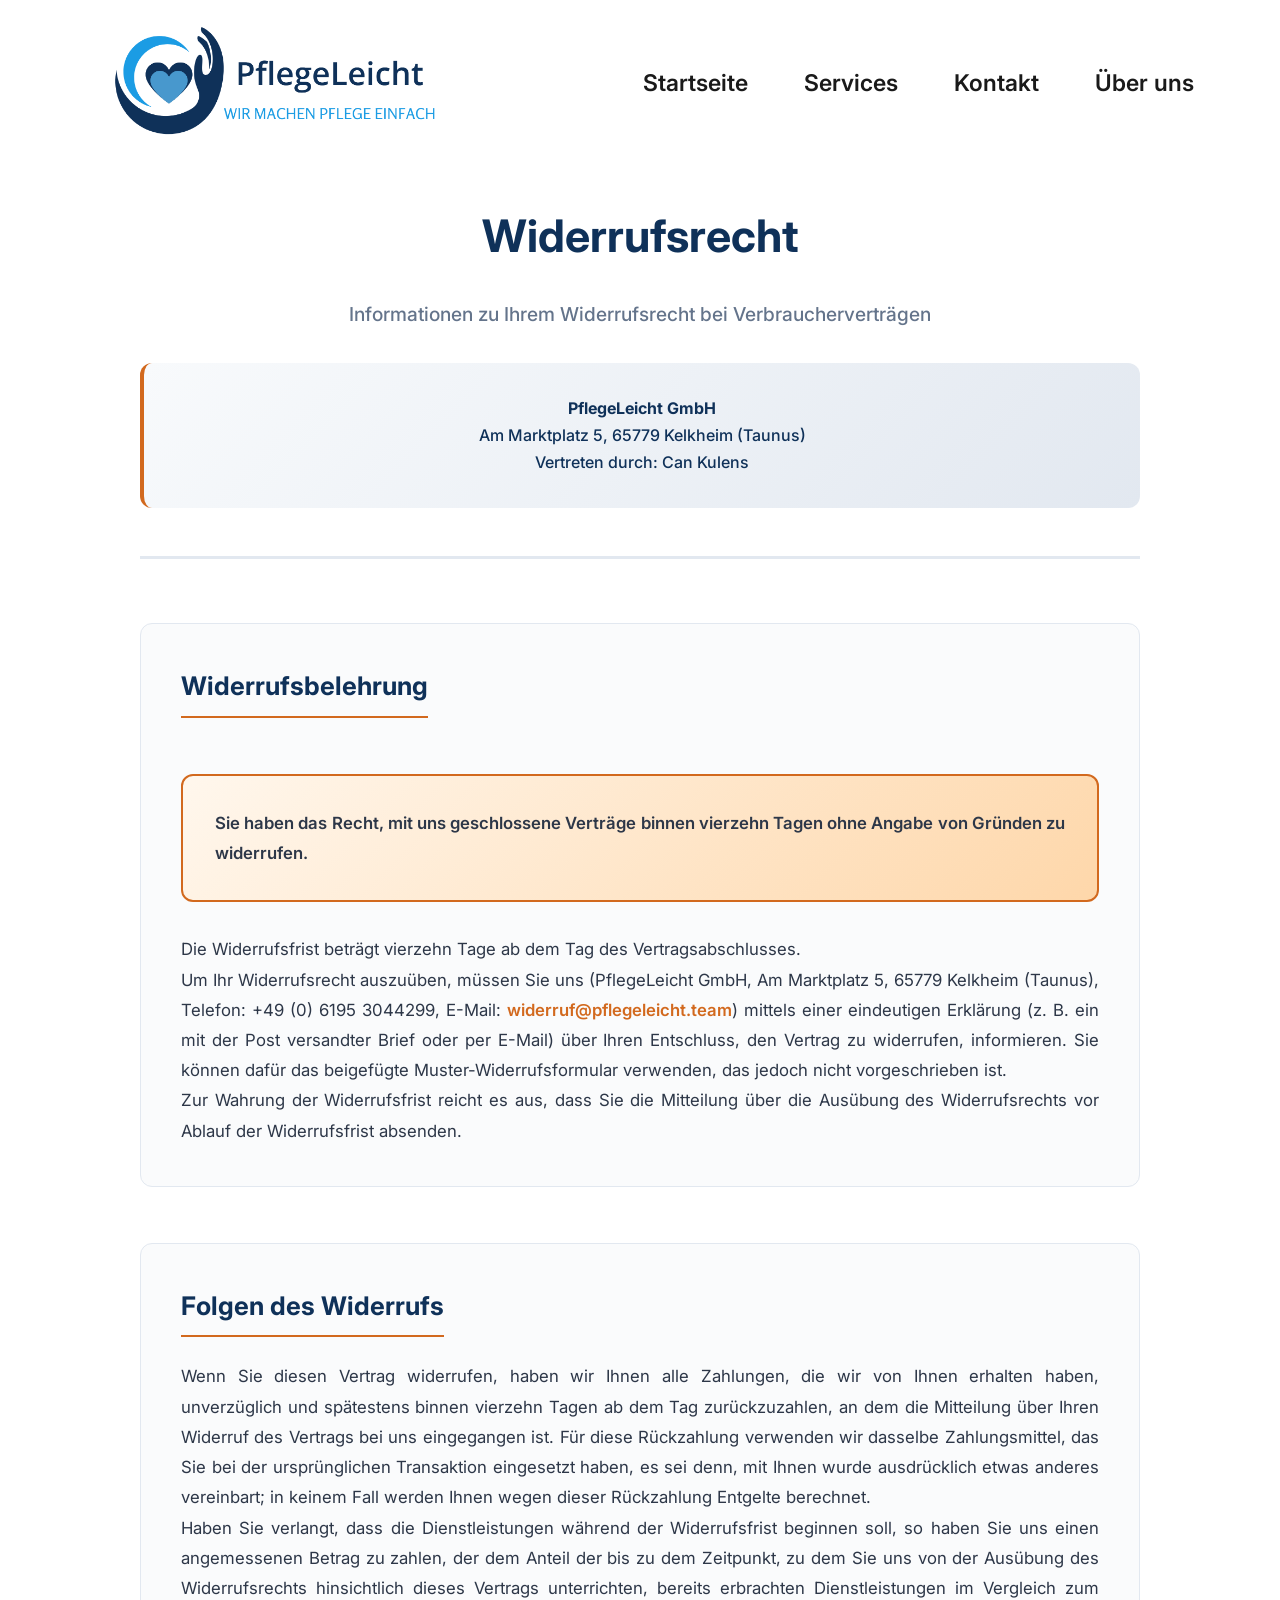
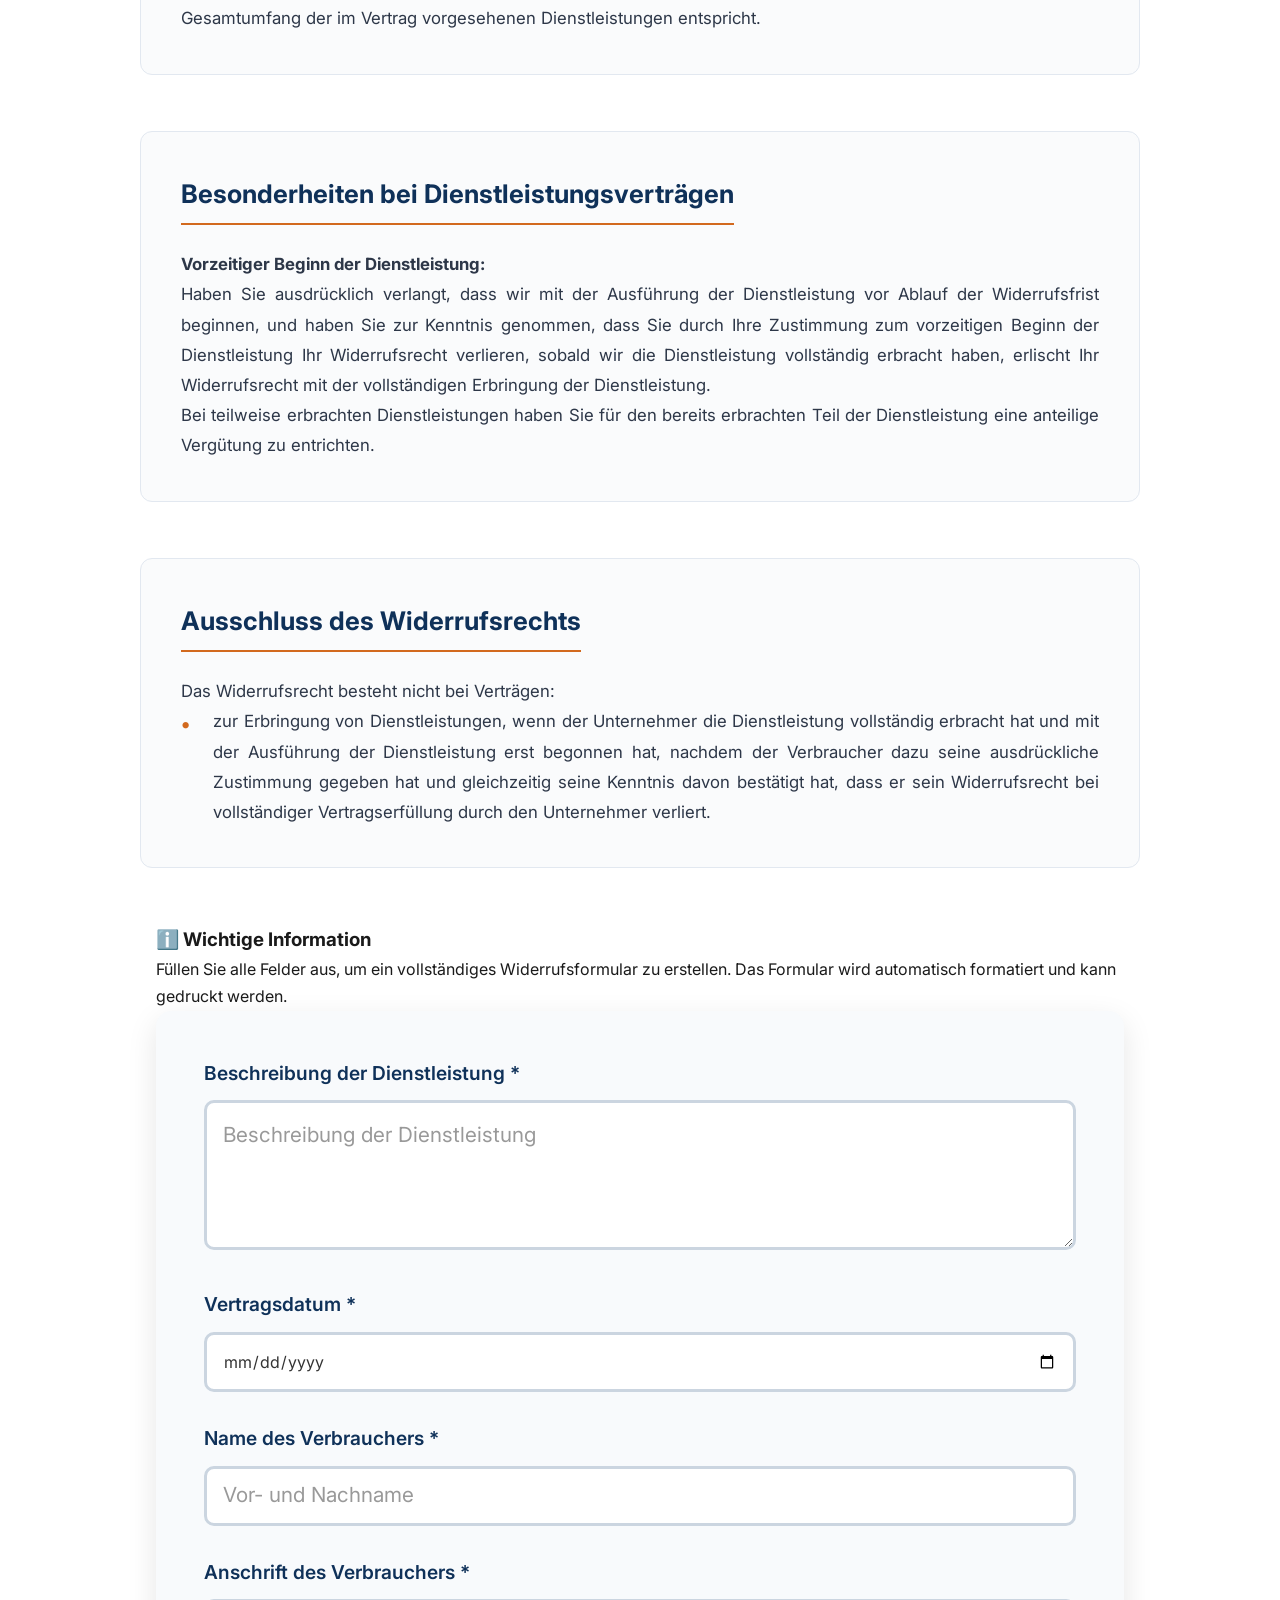
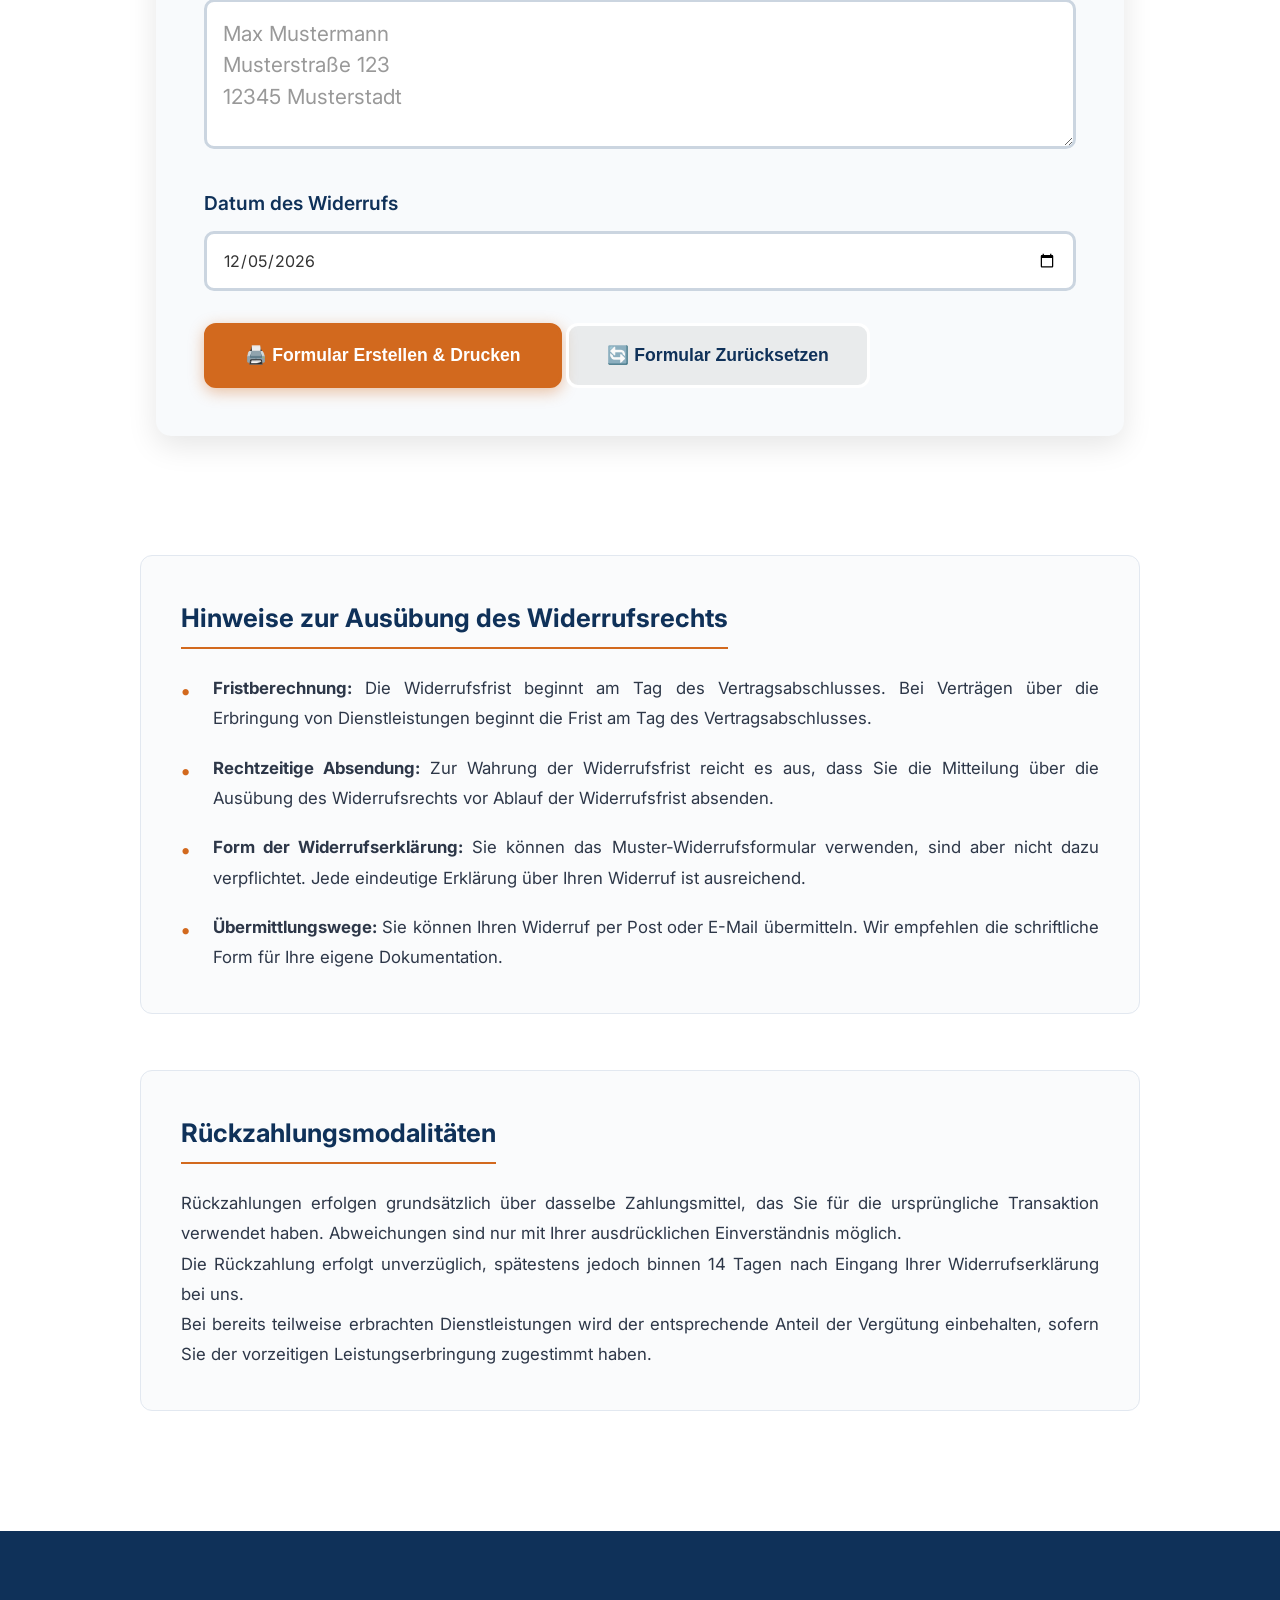
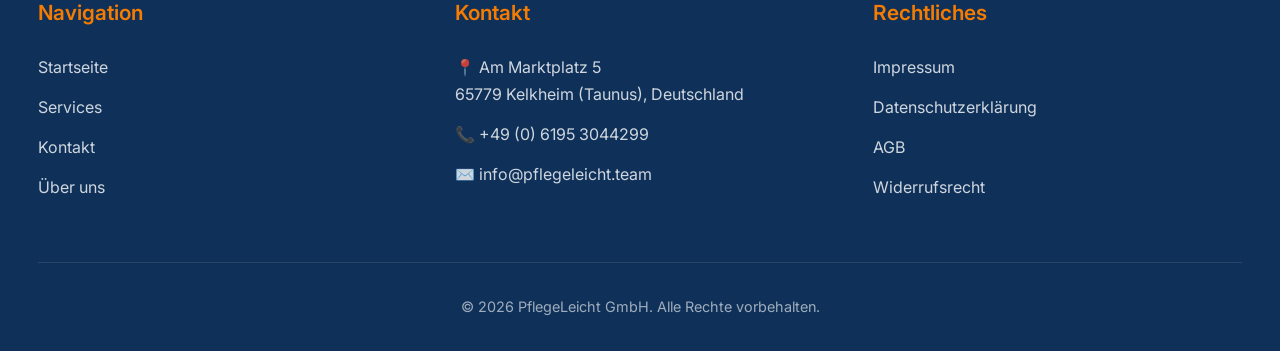
<file: pages/widerrufsrecht.html>
<!DOCTYPE html>
<html lang="de">
<head>
    <meta charset="UTF-8">
    <meta name="viewport" content="width=device-width, initial-scale=1.0">
    <title>PflegeLeicht - Wir machen Pflege einfach</title>
    <link href="https://fonts.googleapis.com/css2?family=Inter:wght@300;400;500;600;700&display=swap" rel="stylesheet">
    <link rel="stylesheet" href="../statics/styles.css">
</head>
<body>
    <!-- Header -->
<header class="header">
  <nav class="nav-container">
    <a class="logo-container" href="../index.html#startseite">
      <img src="../statics/img/logo.png" alt="PflegeLeicht Logo" style="max-height: 100%; max-width: 100%; object-fit: contain;">
    </a>

    <ul class="nav-menu" id="navMenu">
      <li><a href="../index.html#startseite">Startseite</a></li>
      <li><a href="../index.html#services">Services</a></li>
      <li><a href="../index.html#kontakt">Kontakt</a></li>
      <li><a href="../index.html#ueber-uns">Über uns</a></li>
    </ul>

    <button class="mobile-menu-btn" onclick="toggleMobileMenu()" aria-label="Menü öffnen" aria-expanded="false">☰</button>
  </nav>
</header>
    <div class="legal-page">
        <div class="legal-container">
            <div class="legal-header">
                <h1>Widerrufsrecht</h1>
                <p class="legal-subtitle">Informationen zu Ihrem Widerrufsrecht bei Verbraucherverträgen</p>
                
                <div class="company-info">
                    <p><strong>PflegeLeicht GmbH</strong></p>
                    <p>Am Marktplatz 5, 65779 Kelkheim (Taunus)</p>
                    <p>Vertreten durch: Can Kulens</p>
                </div>
            </div>

            <div class="legal-content">
                <div class="legal-section">
                    <h2>Widerrufsbelehrung</h2>
                    
                    <div class="highlight-box">
                        <p>Sie haben das Recht, mit uns geschlossene Verträge binnen vierzehn Tagen ohne Angabe von Gründen zu widerrufen.</p>
                    </div>
                    
                    <p>Die Widerrufsfrist beträgt vierzehn Tage ab dem Tag des Vertragsabschlusses.</p>
                    
                    <p>Um Ihr Widerrufsrecht auszuüben, müssen Sie uns (PflegeLeicht GmbH, Am Marktplatz 5, 65779 Kelkheim (Taunus), Telefon: +49 (0) 6195 3044299, E-Mail: <a href="mailto:widerruf@pflegeleicht.team">widerruf@pflegeleicht.team</a>) mittels einer eindeutigen Erklärung (z. B. ein mit der Post versandter Brief oder per E-Mail) über Ihren Entschluss, den Vertrag zu widerrufen, informieren. Sie können dafür das beigefügte Muster-Widerrufsformular verwenden, das jedoch nicht vorgeschrieben ist.</p>
                    
                    <p>Zur Wahrung der Widerrufsfrist reicht es aus, dass Sie die Mitteilung über die Ausübung des Widerrufsrechts vor Ablauf der Widerrufsfrist absenden.</p>
                </div>

                <div class="legal-section">
                    <h2>Folgen des Widerrufs</h2>
                    
                    <p>Wenn Sie diesen Vertrag widerrufen, haben wir Ihnen alle Zahlungen, die wir von Ihnen erhalten haben, unverzüglich und spätestens binnen vierzehn Tagen ab dem Tag zurückzuzahlen, an dem die Mitteilung über Ihren Widerruf des Vertrags bei uns eingegangen ist. Für diese Rückzahlung verwenden wir dasselbe Zahlungsmittel, das Sie bei der ursprünglichen Transaktion eingesetzt haben, es sei denn, mit Ihnen wurde ausdrücklich etwas anderes vereinbart; in keinem Fall werden Ihnen wegen dieser Rückzahlung Entgelte berechnet.</p>
                    
                    <p>Haben Sie verlangt, dass die Dienstleistungen während der Widerrufsfrist beginnen soll, so haben Sie uns einen angemessenen Betrag zu zahlen, der dem Anteil der bis zu dem Zeitpunkt, zu dem Sie uns von der Ausübung des Widerrufsrechts hinsichtlich dieses Vertrags unterrichten, bereits erbrachten Dienstleistungen im Vergleich zum Gesamtumfang der im Vertrag vorgesehenen Dienstleistungen entspricht.</p>
                </div>

                <div class="legal-section">
                    <h2>Besonderheiten bei Dienstleistungsverträgen</h2>
                    
                    <p><strong>Vorzeitiger Beginn der Dienstleistung:</strong></p>
                    
                    <p>Haben Sie ausdrücklich verlangt, dass wir mit der Ausführung der Dienstleistung vor Ablauf der Widerrufsfrist beginnen, und haben Sie zur Kenntnis genommen, dass Sie durch Ihre Zustimmung zum vorzeitigen Beginn der Dienstleistung Ihr Widerrufsrecht verlieren, sobald wir die Dienstleistung vollständig erbracht haben, erlischt Ihr Widerrufsrecht mit der vollständigen Erbringung der Dienstleistung.</p>
                    
                    <p>Bei teilweise erbrachten Dienstleistungen haben Sie für den bereits erbrachten Teil der Dienstleistung eine anteilige Vergütung zu entrichten.</p>
                </div>

                <div class="legal-section">
                    <h2>Ausschluss des Widerrufsrechts</h2>
                    
                    <p>Das Widerrufsrecht besteht nicht bei Verträgen:</p>
                    
                    <ul class="legal-list">
                        <li>zur Erbringung von Dienstleistungen, wenn der Unternehmer die Dienstleistung vollständig erbracht hat und mit der Ausführung der Dienstleistung erst begonnen hat, nachdem der Verbraucher dazu seine ausdrückliche Zustimmung gegeben hat und gleichzeitig seine Kenntnis davon bestätigt hat, dass er sein Widerrufsrecht bei vollständiger Vertragserfüllung durch den Unternehmer verliert.</li>
                    </ul>
                </div>

                <div class="form-container">
            <div class="info-box">
                <h3>ℹ️ Wichtige Information</h3>
                <p>Füllen Sie alle Felder aus, um ein vollständiges Widerrufsformular zu erstellen. Das Formular wird automatisch formatiert und kann gedruckt werden.</p>
            </div>

            <form class="widerruf-form" onsubmit="generateForm(event)">
                <div class="form-group">
                    <label for="service">Beschreibung der Dienstleistung *</label>
                    <textarea 
                        placeholder="Beschreibung der Dienstleistung"
                        required
                    ></textarea>
                </div>

                <div class="form-group">
                    <label for="contractDate">Vertragsdatum *</label>
                    <input type="date" required>
                </div>

                <div class="form-group">
                    <label for="customerName">Name des Verbrauchers *</label>
                    <input 
                        type="text" 
                        placeholder="Vor- und Nachname"
                        required
                    >
                </div>

                <div class="form-group">
                    <label for="address">Anschrift des Verbrauchers *</label>
                    <textarea 
                        class="address-textarea"
                        placeholder="Max Mustermann&#10;Musterstraße 123&#10;12345 Musterstadt"
                        required
                    ></textarea>
                </div>

                <div class="form-group">
                    <label for="currentDate">Datum des Widerrufs</label>
                    <input type="date" id="currentDate">
                </div>

                <div class="button-group">
                    <button type="submit" class="btn-primary">
                        🖨️ Formular Erstellen & Drucken
                    </button>
                    <button type="button" class="btn-secondary-legal" onclick="resetForm()">
                        🔄 Formular Zurücksetzen
                    </button>
                </div>
            </form>
        </div>
    </div>
            <br>
                    <br>
                <div class="legal-section">
                    <h2>Hinweise zur Ausübung des Widerrufsrechts</h2>
                    
                    <ul class="legal-list">
                        <li><strong>Fristberechnung:</strong> Die Widerrufsfrist beginnt am Tag des Vertragsabschlusses. Bei Verträgen über die Erbringung von Dienstleistungen beginnt die Frist am Tag des Vertragsabschlusses.</li>
                        <li><strong>Rechtzeitige Absendung:</strong> Zur Wahrung der Widerrufsfrist reicht es aus, dass Sie die Mitteilung über die Ausübung des Widerrufsrechts vor Ablauf der Widerrufsfrist absenden.</li>
                        <li><strong>Form der Widerrufserklärung:</strong> Sie können das Muster-Widerrufsformular verwenden, sind aber nicht dazu verpflichtet. Jede eindeutige Erklärung über Ihren Widerruf ist ausreichend.</li>
                        <li><strong>Übermittlungswege:</strong> Sie können Ihren Widerruf per Post oder E-Mail übermitteln. Wir empfehlen die schriftliche Form für Ihre eigene Dokumentation.</li>
                    </ul>
                </div>

                <div class="legal-section">
                    <h2>Rückzahlungsmodalitäten</h2>
                    
                    <p>Rückzahlungen erfolgen grundsätzlich über dasselbe Zahlungsmittel, das Sie für die ursprüngliche Transaktion verwendet haben. Abweichungen sind nur mit Ihrer ausdrücklichen Einverständnis möglich.</p>
                    
                    <p>Die Rückzahlung erfolgt unverzüglich, spätestens jedoch binnen 14 Tagen nach Eingang Ihrer Widerrufserklärung bei uns.</p>
                    
                    <p>Bei bereits teilweise erbrachten Dienstleistungen wird der entsprechende Anteil der Vergütung einbehalten, sofern Sie der vorzeitigen Leistungserbringung zugestimmt haben.</p>
                </div>
            </div>
        </div>
    </div>
        <footer class="footer">
    <div class="footer-container">
        <div class="footer-section">
        <h3>Navigation</h3>
        <a href="../index.html#startseite">Startseite</a>
        <a href="../index.html#services">Services</a>
        <a href="../index.html#kontakt">Kontakt</a>
        <a href="../index.html#ueber-uns">Über uns</a>
        </div>
        <div class="footer-section">
        <h3>Kontakt</h3>
        <p>📍 Am Marktplatz 5<br>65779 Kelkheim (Taunus), Deutschland</p>
        <p>📞 +49 (0) 6195 3044299</p>
        <p><a href="mailto:info@pflegeleicht.team">✉️ info@pflegeleicht.team </p></a>
        </div>
        <div class="footer-section">
        <h3>Rechtliches</h3>
        <a href="../pages/impressum.html">Impressum</a>
        <a href="../pages/datenschutz.html">Datenschutzerklärung</a>
        <a href="../pages/AGB.html">AGB</a>
        <a href="../pages/widerrufsrecht.html">Widerrufsrecht</a>
        </div>
        <!-- Placeholder for Social Media Icons
        <div class="footer-section">
        <h3>Folgen Sie uns</h3>
        <p>Bleiben Sie über Neuigkeiten informiert</p>
        <div class="social-icons">
            <a href="#" title="Facebook">📘</a>
            <a href="#" title="LinkedIn">💼</a>
            <a href="#" title="Xing">🔗</a>
            <a href="#" title="Instagram">📷</a>
        </div>
        </div>
        -->
    </div>
    <div class="footer-bottom">
        <p>&copy; 2026 PflegeLeicht GmbH. Alle Rechte vorbehalten.</p>
    </div>
    </footer>

    <script>
        document.getElementById('currentDate').valueAsDate = new Date();

        function formatDate(dateString) {
            if (!dateString) return '';
            const date = new Date(dateString + 'T00:00:00');
            return date.toLocaleDateString('de-DE');
        }

        function escapeHtml(str) {
            return (str || '').replace(/[&<>"']/g, (ch) => ({
                '&': '&amp;', '<': '&lt;', '>': '&gt;', '"': '&quot;', "'": '&#39;'
            }[ch]));
        }

        function formatGermanAddress(address) {
            if (!address) return '';
            // Split by line breaks and format each line properly
            const lines = address.split('\n').map(line => line.trim()).filter(line => line);
            return lines.join('<br>');
        }

        function generateForm(event) {
            event.preventDefault();

            const form = event.target;
            const service      = form.querySelector('textarea[placeholder="Beschreibung der Dienstleistung"]').value || '';
            const contractDate = form.querySelectorAll('input[type="date"]')[0]?.value || '';
            const customerName = form.querySelector('input[placeholder="Vor- und Nachname"]').value || '';
            const address      = form.querySelector('textarea.address-textarea').value || '';
            const currentDate  = document.getElementById('currentDate').value || '';

            const printContent = `<!DOCTYPE html>
<html lang="de">
<head>
    <meta charset="UTF-8">
    <title>Widerrufsformular</title>
    <style>
        body { 
            font-family: 'Arial', sans-serif; 
            margin: 60px; 
            line-height: 1.4;
            color: #333;
        }
        .logo { 
            display: block; 
            margin: 0 auto 30px auto; 
            height: 70px; 
            text-align: center;
            font-size: 24px;
            font-weight: bold;
            color: #2c3e50;
        }
        .block { 
            margin-bottom: 18px; 
        }
        .label { 
            font-weight: bold; 
        }
        .signature { 
            margin-top: 60px; 
        }
        .address-block {
            margin: 20px 0;
            padding: 10px 0;
        }
        .company-address {
            margin-bottom: 25px;
            padding-bottom: 15px;
            border-bottom: 1px solid #eee;
        }
        @media print {
            body { margin: 40px; }
        }
    </style>
</head>
<body>
    <img src="../statics/img/logo.png" alt="PflegeLeicht Logo" class="logo">

    <div class="company-address">
        <p><span class="label"></span></p>
        <p>PflegeLeicht GmbH<br>
        Marktplatz 5<br>
        65779 Kelkheim</p>
        <p>E-Mail: widerruf@pflegeleicht.team</p>
    </div>

    <p><span class="label">Hiermit widerrufe(n) ich/wir den von mir/uns abgeschlossenen Vertrag</span> über die Erbringung der folgenden Dienstleistung:</p>

    <div class="block">
        <span class="label">Dienstleistung:</span>
        ${escapeHtml(service).replace(/\n/g, '<br>')}
    </div>

    <div class="block">
        <span class="label">Bestellt am / abgeschlossen am:</span> ${formatDate(contractDate)}
    </div>

    <div class="block">
        <span class="label">Name des Verbrauchers:</span> ${escapeHtml(customerName)}
    </div>

    <div class="address-block">
        <span class="label">Anschrift des Verbrauchers:</span>
        ${formatGermanAddress(escapeHtml(address))}
    </div>

    <div class="block">
        <span class="label">Datum:</span> ${formatDate(currentDate)}
    </div>

    <div class="signature">
        <p>______________________________</p>
        <p>Unterschrift des Verbrauchers<br>
        <span style="font-size: 0.9em; color: #666;"></span></p>
    </div>

    <script>
        window.onload = function(){ 
            setTimeout(() => window.print(), 500); 
        };
    <\/script>
</body>
</html>
            `;

            const win = window.open('', '_blank', 'width=900,height=700');
            if (!win) {
                alert('Bitte Pop-ups zulassen, um das Formular zu drucken.');
                return;
            }
            win.document.open();
            win.document.write(printContent);
            win.document.close();
        }

        function resetForm() {
            document.querySelector('form').reset();
            document.getElementById('currentDate').valueAsDate = new Date();
        }

        // Mobile hamburger menu function
        function toggleMobileMenu() {
            const navMenu = document.getElementById('navMenu');
            if (navMenu) {
                navMenu.classList.toggle('active');
            }
        }

        // Close mobile menu when clicking outside
        document.addEventListener('click', function(event) {
            const navMenu = document.getElementById('navMenu');
            const menuBtn = document.querySelector('.mobile-menu-btn');

            if (navMenu && menuBtn &&
                !navMenu.contains(event.target) &&
                !menuBtn.contains(event.target) &&
                navMenu.classList.contains('active')) {
                navMenu.classList.remove('active');
            }
        });

        // Close menu when clicking on a link
        document.querySelectorAll('.nav-menu a').forEach(link => {
            link.addEventListener('click', function() {
                const navMenu = document.getElementById('navMenu');
                if (navMenu) {
                    navMenu.classList.remove('active');
                }
            });
        });
    </script>
</body>
</html>
</file>
<file: statics/styles.css>
/* Global reset and base styles */
* {
    margin: 0;
    padding: 0;
    box-sizing: border-box;
}

body {
    font-family: 'Inter', sans-serif;
    line-height: 1.7;
    color: #1a1a1a;
    overflow-x: hidden;
    font-size: clamp(14px, 1.5vw, 16px); /* Better readability on all screens */
}

/* Header styles */
.header {
            background: rgba(255, 255, 255, 0.95);
            backdrop-filter: blur(10px);
            position: fixed;
            width: 100%;
            top: 0;
            z-index: 1000;
        }

        .nav-container {
            max-width: min(1400px, 95vw);
            margin: 0 auto;
            display: flex;
            justify-content: space-between;
            align-items: center;
            padding: clamp(0.8rem, 2vw, 1.2rem) clamp(1rem, 3vw, 3rem);
            min-height: 70px;
        }

        .logo-container {
            height: clamp(55px, 10vw, 130px);
            width: clamp(180px, 35vw, 400px);
            display: flex;
            align-items: center;
            justify-content: center;
            flex-shrink: 0;
        }

        .logo-image {
            max-height: 100%;
            max-width: 100%;
            height: auto;
            width: auto;
            object-fit: contain;
        }

        .nav-menu {
            display: flex;
            list-style: none;
            gap: clamp(0.8rem, 2.5vw, 2.5rem);
            align-items: center;
            flex-wrap: wrap;
        }

        .nav-menu a {
            text-decoration: none;
            color: #1a1a1a;
            font-weight: 600;
            font-size: clamp(1rem, 1.8vw, 1.5rem);
            position: relative;
            transition: color 0.3s ease;
            padding: clamp(0.3rem, 1vw, 0.5rem) clamp(0.5rem, 1.5vw, 1rem);
            border-radius: 8px;
            white-space: nowrap;
        }

        .nav-menu a:hover,
        .nav-menu a:focus {
            color: #0f3159;
            background: rgba(15, 49, 89, 0.1);
            outline: 3px solid #0f3159;
        }

        .nav-menu a::after {
            content: '';
            position: absolute;
            width: 0;
            height: 3px;
            bottom: -8px;
            left: 50%; /* Center the underline */
            transform: translateX(-50%); /* Center fix */
            background: #D2691E;
            transition: width 0.3s ease;
        }

        .nav-menu a:hover::after,
        .nav-menu a:focus::after {
            width: 100%;
        }

        .mobile-menu-btn {
            display: none;
            background: none;
            border: none;
            font-size: clamp(1.5rem, 3vw, 1.8rem);
            cursor: pointer;
            color: #0f3159;
            padding: 0.5rem;
        }

/* Hero section styles */
.hero {
            background: linear-gradient(135deg, #0f3159 0%, #1a5490 50%, #2563eb 100%);
            min-height: 100vh;
            display: flex;
            align-items: center;
            position: relative;
            overflow: hidden;
            padding-top: clamp(70px, 10vh, 120px);
        }

        .hero::before {
            content: '';
            position: absolute;
            top: 0;
            left: 0;
            right: 0;
            bottom: 0;
            background: url('data:image/svg+xml,<svg xmlns="http://www.w3.org/2000/svg" viewBox="0 0 1000 1000"><defs><radialGradient id="a"><stop offset="0%" stop-color="%23ffffff" stop-opacity="0.1"/><stop offset="100%" stop-color="%23ffffff" stop-opacity="0"/></radialGradient></defs><circle cx="200" cy="200" r="300" fill="url(%23a)"/><circle cx="800" cy="600" r="400" fill="url(%23a)"/><circle cx="400" cy="800" r="200" fill="url(%23a)"/></svg>') no-repeat center center;
            background-size: cover;
        }

        .hero > h1 {
        position: absolute;
        top: clamp(80px, 10vh, 130px);   
        left: 50%;
        transform: translateX(-50%);

        width: 100%;
        max-width: 1100px;
        padding: 0 1rem;

        text-align: center;
        color: white;

        font-size: clamp(2rem, 5vw, 3rem);
        font-weight: 700;
        line-height: 1.2;
        text-shadow: 2px 2px 4px rgba(0,0,0,0.3);

        z-index: 3;
    }

        .hero-content {
            max-width: min(1400px, 95vw);
            margin: 0 auto;
            padding: 0 clamp(1rem, 3vw, 3rem);
            display: grid;
            grid-template-columns: repeat(auto-fit, minmax(min(400px, 100%), 1fr));
            gap: clamp(2rem, 5vw, 4rem);
            align-items: center;
            position: relative;
            z-index: 2;
        }

        .hero-text {
            color: white;
        }


        .hero-text .subtitle {
            font-size: clamp(1rem, 2.5vw, 1.3rem);
            margin-bottom: clamp(1.5rem, 3vw, 2.5rem);
            opacity: 1;
            font-weight: 500;
            text-shadow: 1px 1px 2px rgba(0,0,0,0.3);
        }

        .hero-text p {
            font-size: clamp(0.9rem, 2vw, 1.1rem);
            margin-bottom: clamp(2rem, 4vw, 3rem);
            opacity: 1;
            line-height: 1.8;
            text-shadow: 1px 1px 2px rgba(0,0,0,0.3);
        }

        .hero-buttons {
            display: flex;
            gap: clamp(1rem, 2vw, 1.5rem);
            flex-wrap: wrap;
            justify-content: flex-start;
        }

        .btn-primary {
            background: #D2691E;
            color: white;
            padding: clamp(1rem, 2vw, 1.2rem) clamp(1.5rem, 3vw, 2.5rem);
            border: 3px solid #D2691E;
            border-radius: 12px;
            font-size: clamp(0.9rem, 2vw, 1.1rem);
            font-weight: 700;
            cursor: pointer;
            transition: all 0.3s ease;
            text-decoration: none;
            display: inline-flex;
            align-items: center;
            justify-content: center;
            box-shadow: 0 4px 15px rgba(210, 105, 30, 0.4);
            min-height: 50px;
            min-width: 150px;
        }

        .btn-primary:hover,
        .btn-primary:focus {
            background: #B8860B;
            border-color: #B8860B;
            transform: translateY(-3px);
            box-shadow: 0 8px 25px rgba(210, 105, 30, 0.5);
            outline: 4px solid #0f3159;
        }

        .btn-secondary {
            background: white;
            color: #0f3159;
            padding: clamp(1rem, 2vw, 1.2rem) clamp(1.5rem, 3vw, 2.5rem);
            border: 3px solid white;
            border-radius: 12px;
            font-size: clamp(0.9rem, 2vw, 1.1rem);
            font-weight: 700;
            cursor: pointer;
            transition: all 0.3s ease;
            text-decoration: none;
            display: inline-flex;
            align-items: center;
            justify-content: center;
            min-height: 50px;
            min-width: 150px;
        }

        .btn-secondary:hover,
        .btn-secondary:focus {
            background: #f8f9fa;
            color: #0f3159;
            transform: translateY(-3px);
            outline: 4px solid #2E8B57;
            box-shadow: 0 8px 25px rgba(255, 255, 255, 0.3);
        }

        .hero-visual {
            display: flex;
            justify-content: center;
            align-items: center;
        }

        .hero-card {
            background: rgba(255, 255, 255, 0.1);
            backdrop-filter: blur(20px);
            -webkit-backdrop-filter: blur(20px); /* Safari support */
            border: 1px solid rgba(255, 255, 255, 0.2);
            border-radius: 20px;
            padding: clamp(2rem, 4vw, 3rem);
            text-align: center;
            color: white;
            transform: rotate(-5deg);
            transition: transform 0.3s ease;
            max-width: 400px;
            width: 100%;
        }

        .hero-card:hover {
            transform: rotate(0deg);
        }

        .hero-card .icon {
            font-size: clamp(2.5rem, 6vw, 4rem);
            margin-bottom: 1rem;
        }

        .hero-card h3 {
            font-size: clamp(1.2rem, 2.5vw, 1.5rem);
            margin-bottom: 1rem;
        }

/* Carousel section styles */
.carousel-section {
            padding: clamp(2rem, 5vw, 3rem) 0; /* Reduced top/bottom spacing */
            background: linear-gradient(135deg, #f8fafc 0%, #ffffff 100%);
            overflow: hidden;
        }

        .carousel-container {
            max-width: min(1400px, 95vw);
            margin: 0 auto;
            padding: 0 clamp(1rem, 3vw, 3rem);
        }

        .carousel-header {
            text-align: center;
            margin-bottom: clamp(3rem, 6vw, 4rem);
        }

        .carousel-header h2 {
            font-size: clamp(2rem, 5vw, 3rem);
            color: #0f3159;
            margin-bottom: clamp(1rem, 2vw, 1.5rem);
            font-weight: 700;
        }

        .carousel-header p {
            font-size: clamp(1rem, 2.2vw, 1.2rem);
            color: #4a5568;
            max-width: min(700px, 95vw);
            margin: 0 auto;
        }

        .carousel-wrapper {
            position: relative;
            overflow: hidden;
            border-radius: 15px;
            box-shadow: 0 10px 30px rgba(0,0,0,0.1);
            height: 450px; 
            max-height: 60vh; 
            background: #f8fafc; 
            }

        .carousel {
            display: flex;
            transition: transform 0.8s cubic-bezier(0.4, 0, 0.2, 1);
            will-change: transform;
            height: 100%;
        }

        .carousel-slide {
            flex: 0 0 100%;
            min-width: 100%;
            height: 80vh;
            max-height: 700px;
            min-height: 400px; 
            position: relative;
            display: flex;
            align-items: center;
            justify-content: flex-start; /* Text aligned to left */
            background-size: cover;
            background-position: center;
            background-repeat: no-repeat;
            }
        
        .carousel-slide::before {
            content: "";
            position: absolute;
            inset: 0;
            background: rgba(0,0,0,0.35);
            z-index: 1;
            }

        .slide-content {
            position: relative;
            z-index: 2;
            color: white;
            text-align: left;
            max-width: 45%;
            margin-left: 5%;
            text-shadow: 0 2px 10px rgba(0,0,0,0.6);
            }

        .slide-badge {
            display: inline-flex;
            align-items: center;
            gap: 0.5rem;
            background: rgba(210, 105, 30, 0.9);
            border-radius: 50px;
            padding: 0.5rem 1rem;
            margin-bottom: 1rem;
            font-size: 0.9rem;
            font-weight: 600;
            text-transform: uppercase;
            letter-spacing: 0.5px;
        }

        .badge-icon {
            font-size: 1.2rem;
        }

        .slide-content h3 {
            font-size: clamp(1.5rem, 4vw, 2.5rem);
            font-weight: 800;
            margin-bottom: 0.8rem;
            line-height: 1.2;
            margin-bottom: 1rem;
            }

        .slide-content p {
            font-size: clamp(0.9rem, 2vw, 1.2rem);
            line-height: 1.6;
            margin-top: 1rem;
            max-width: 600px;
            }

        .slide-content h3::after {
            content: '';
            position: absolute;
            bottom: -10px;
            left: 0;
            width: 60px;
            height: 4px;
            background: linear-gradient(90deg, #D2691E, #0f3159);
            border-radius: 2px;
        }

        .slide-features {
            display: flex;
            flex-wrap: wrap;
            gap: 1rem;
            margin-top: 1rem;
        }

        .feature-item {
            display: flex;
            align-items: center;
            gap: 0.5rem;
            background: rgba(15, 49, 89, 0.05);
            border: 1px solid rgba(15, 49, 89, 0.1);
            border-radius: 25px;
            padding: 0.5rem 1rem;
            font-size: 0.9rem;
            font-weight: 500;
            color: #0f3159;
            transition: all 0.3s ease;
        }

        .feature-item:hover {
            background: rgba(210, 105, 30, 0.1);
            border-color: rgba(210, 105, 30, 0.3);
            transform: translateY(-2px);
        }

        .feature-icon {
            color: #D2691E;
            font-weight: bold;
            font-size: 1rem;
        }

        /* Navigation */
        .carousel-nav {
            position: absolute;
            top: 50%;
            transform: translateY(-50%);
            background: rgba(255, 255, 255, 0.9);
            border: none;
            border-radius: 50%;
            width: 50px;
            height: 50px;
            display: flex;
            align-items: center;
            justify-content: center;
            color: #0f3159;
            cursor: pointer;
            transition: all 0.3s ease;
            z-index: 3;
            box-shadow: 0 4px 15px rgba(0,0,0,0.1);
        }

        .carousel-nav:hover {
            background: rgba(210, 105, 30, 0.9);
            color: white;
            transform: translateY(-50%) scale(1.1);
        }

        .carousel-prev {
            left: 20px;
        }

        .carousel-next {
            right: 20px;
        }

        .carousel-controls {
            display: flex;
            justify-content: center;
            gap: 1rem;
            margin-top: clamp(2rem, 4vw, 3rem);
        }

        .carousel-dot {
            width: 14px;
            height: 14px;
            border-radius: 50%;
            background: #cbd5e0;
            cursor: pointer;
            transition: all 0.3s ease;
            opacity: 0.5;
            border: 2px solid transparent;
        }

        .carousel-dot.active {
            background: #D2691E;
            opacity: 1;
            border-color: #0f3159;
            transform: scale(1.2);
        }

        .carousel-dot:hover {
            opacity: 0.8;
            transform: scale(1.1);
        }

        /* Responsive Design */
        @media (max-width: 768px) {
            .carousel-wrapper {
                height: auto;
                min-height: 300px;
            }

            .carousel-slide {
                flex-direction: column;
                text-align: center;
                padding: clamp(1.5rem, 4vw, 2rem);
                gap: clamp(1.5rem, 4vw, 2rem);
            }

            .slide-image-container,
            .slide-content {
                max-width: 100%;
                flex: none;
            }

            .slide-image {
                max-height: 250px;
                
            }
            
            .slide-features {
                flex-direction: column;
                gap: 0.5rem;
                align-items: center;
            }
            
            .feature-item {
                width: fit-content;
            }
            
            .carousel-nav {
                width: 40px;
                height: 40px;
            }
            
            .carousel-prev {
                left: 10px;
            }
            
            .carousel-next {
                right: 10px;
            }
        }

/* About section styles */
.about-section-home {
            padding: clamp(4rem, 8vw, 6rem) 0;
            background: #f7fafc;
        }

        .about-page-container {
            max-width: min(1200px, 95vw);
            margin: 0 auto;
            padding: 0 clamp(1rem, 3vw, 2rem);
        }

        .about-header {
            text-align: center;
            margin-bottom: clamp(2rem, 5vw, 4rem);
        }

        .about-header h2 {
            font-size: clamp(2rem, 5vw, 3rem);
            color: #0f3159;
            text-align: center;
            margin-top: clamp(50px, 10vh, 100px);
            font-weight: 700;
        }

        .about-header p {
            font-size: clamp(1rem, 2.2vw, 1.2rem);
            color: #4a5568;
            opacity: 0.8;
        }

        .about-content-home {
            max-width: min(1000px, 95vw);
            margin: 0 auto;
        }

        .about-text {
            text-align: center;
        }

        .about-text > p {
            font-size: clamp(1rem, 2.2vw, 1.2rem);
            line-height: 1.7;
            color: #4a5568;
            margin-bottom: clamp(2rem, 4vw, 3rem);
        }

        .values-preview {
            display: grid;
            grid-template-columns: repeat(3, 1fr);
            gap: clamp(1rem, 3vw, 2rem);
            margin-bottom: clamp(2rem, 4vw, 3rem);
        }

        .value-preview {
            background: white;
            padding: clamp(1.5rem, 3vw, 2rem);
            border-radius: 12px;
            text-align: center;
            box-shadow: 0 4px 20px rgba(0, 0, 0, 0.1);
            transition: transform 0.3s ease;
        }

        .value-preview:hover {
            transform: translateY(-5px);
        }

        .value-preview .value-icon {
            font-size: clamp(2rem, 4vw, 2.5rem);
            margin-bottom: 1rem;
            display: block;
        }

        .value-preview h4 {
            font-size: clamp(1rem, 2.2vw, 1.2rem);
            font-weight: 600;
            color: #2d3748;
            margin-bottom: 0.5rem;
        }

        .value-preview p {
            color: #4a5568;
            line-height: 1.6;
            font-size: clamp(0.9rem, 1.8vw, 1rem);
        }

        .about-page {
            min-height: 100vh;
            padding-top: clamp(70px, 10vh, 80px);
        }

        .about-intro {
            max-width: min(800px, 95vw);
            margin: 0 auto;
            font-size: clamp(1rem, 2.2vw, 1.2rem);
            line-height: 1.6;
            opacity: 0.9;
        }

        .about-content {
            margin-top: clamp(2rem, 5vw, 4rem);
        }

        .about-section {
            margin-bottom: clamp(2rem, 5vw, 4rem);
        }

        .about-section h2 {
            color: #2d3748;
            font-size: clamp(1.5rem, 3.5vw, 2rem);
            font-weight: 600;
            margin-bottom: clamp(1rem, 2vw, 1.5rem);
            text-align: center;
        }

        .about-section p {
            color: #4a5568;
            line-height: 1.7;
            font-size: clamp(0.9rem, 2vw, 1.1rem);
            text-align: center;
            max-width: min(800px, 95vw);
            margin: 0 auto;
        }

        /* Values Grid */
        .values-grid {
            display: grid;
            grid-template-columns: repeat(auto-fit, minmax(min(250px, 100%), 1fr));
            gap: clamp(1rem, 3vw, 2rem);
            margin-top: clamp(1rem, 3vw, 2rem);
        }

        .value-item {
            text-align: center;
            padding: clamp(1.5rem, 3vw, 2rem);
            background: white;
            border-radius: 12px;
            box-shadow: 0 4px 20px rgba(0, 0, 0, 0.1);
        }

        .value-icon {
            font-size: clamp(2.5rem, 5vw, 3rem);
            margin-bottom: 1rem;
            display: block;
        }

        .value-item h3 {
            color: #2d3748;
            font-size: clamp(1.1rem, 2.3vw, 1.3rem);
            font-weight: 600;
            margin-bottom: 1rem;
        }

        .value-item p {
            color: #4a5568;
            line-height: 1.6;
            text-align: center;
            font-size: clamp(0.9rem, 1.8vw, 1rem);
        }

/* Services section styles */
.services-section {
            padding: clamp(4rem, 8vw, 8rem) clamp(1rem, 3vw, 3rem);
            background: linear-gradient(135deg, #f8fafc 0%, #e2e8f0 100%);
        }

        .services-container {
            max-width: min(1400px, 95vw);
            margin: 0 auto;
        }

        .services-header {
            text-align: center;
            margin-bottom: clamp(3rem, 6vw, 5rem);
        }

        .services-header h2 {
            font-size: clamp(2rem, 5vw, 3.5rem);
            color: #0f3159;
            margin-bottom: clamp(1rem, 3vw, 2rem);
            font-weight: 700;
            line-height: 1.3;
        }

        .services-header p {
            font-size: clamp(1rem, 2.5vw, 1.4rem);
            color: #1a1a1a;
            max-width: min(700px, 95vw);
            margin: 0 auto;
            line-height: 1.8;
        }

        .services-grid {
            display: grid;
            grid-template-columns: repeat(3, 1fr);
            gap: clamp(1.5rem, 3vw, 2.5rem);
        }

        .service-card {
            background: white;
            padding: clamp(2rem, 4vw, 3.5rem);
            border-radius: 15px;
            box-shadow: 0 8px 25px rgba(0, 0, 0, 0.12);
            transition: all 0.3s ease;
            position: relative;
            overflow: hidden;
            border: 3px solid #e2e8f0;
            display: flex;
            flex-direction: column;
            text-align: left;
        }

        .service-card::before {
            content: '';
            position: absolute;
            top: 0;
            left: 0;
            width: 100%;
            height: 6px;
            background: linear-gradient(90deg, #D2691E, #B8860B);
        }

        .service-card:hover,
        .service-card:focus-within {
            transform: translateY(-8px);
            box-shadow: 0 15px 35px rgba(0, 0, 0, 0.18);
            border-color: #D2691E;
        }

        .service-icon {
            font-size: clamp(3rem, 6vw, 4.5rem);
            margin-bottom: clamp(1rem, 3vw, 2rem);
            display: block;
            text-align: center;
        }

        .service-card h3 {
            color: #0f3159;
            font-size: clamp(1.3rem, 2.8vw, 1.8rem);
            margin-bottom: clamp(1rem, 2vw, 1.5rem);
            font-weight: 700;
            line-height: 1.3;
            text-align: center;
            min-height: clamp(2.6rem, 5.6vw, 3.6rem);
            display: flex;
            align-items: center;
            justify-content: center;
        }

        .service-card p {
            color: #1a1a1a;
            line-height: 1.8;
            font-size: clamp(0.9rem, 2vw, 1.2rem);
            margin: 0;
            text-align: center;
        }

/* Call-to-action section styles */
.cta-section {
            padding: clamp(4rem, 8vw, 8rem) clamp(1rem, 3vw, 3rem);
            background: linear-gradient(135deg, #0f3159 0%, #1a5490 100%);
            position: relative;
            overflow: hidden;
        }

        .cta-section::before {
            content: '';
            position: absolute;
            top: -50%;
            right: -50%;
            width: 100%;
            height: 200%;
            background: radial-gradient(circle, rgba(255,255,255,0.1) 0%, transparent 70%);
            animation: float 6s ease-in-out infinite;
        }

        @keyframes float {
            0%, 100% { transform: translateY(0px) rotate(0deg); }
            50% { transform: translateY(-20px) rotate(5deg); }
        }

        .cta-container {
            max-width: min(1400px, 95vw);
            margin: 0 auto;
            position: relative;
            z-index: 2;
        }

        .cta-header {
            text-align: center;
            color: white;
            margin-bottom: clamp(2rem, 5vw, 4rem);
        }

        .cta-header h2 {
            font-size: clamp(2rem, 5vw, 3rem);
            margin-bottom: clamp(1rem, 2vw, 1.5rem);
            font-weight: 700;
        }

        .cta-header p {
            font-size: clamp(1rem, 2.2vw, 1.2rem);
            opacity: 0.9;
        }

        .cta-cards {
            display: grid;
            grid-template-columns: repeat(auto-fit, minmax(min(400px, 100%), 1fr));
            gap: clamp(2rem, 4vw, 3rem);
        }

        .cta-card {
            background: rgba(255, 255, 255, 0.1);
            backdrop-filter: blur(20px);
            border: 1px solid rgba(255, 255, 255, 0.2);
            padding: clamp(2rem, 4vw, 3rem);
            border-radius: 25px;
            text-align: center;
            color: white;
            transition: transform 0.3s ease;
        }

        .cta-card:hover {
            transform: translateY(-5px);
        }

        .cta-card h3 {
            font-size: clamp(1.2rem, 2.5vw, 1.5rem);
            margin-bottom: clamp(1rem, 2vw, 1.5rem);
            font-weight: 600;
        }

        .cta-card p {
            margin-bottom: clamp(1.5rem, 3vw, 2rem);
            opacity: 0.9;
            line-height: 1.6;
            font-size: clamp(0.9rem, 1.8vw, 1rem);
        }

/* Contact form styles */
.contact-section {
            padding: clamp(4rem, 8vw, 8rem) clamp(1rem, 3vw, 3rem);
            background: white;
            padding-top: clamp(100px, 12vh, 140px);
        }
        .contact-container {
            max-width: min(1000px, 95vw);
            margin: 0 auto;
            padding-top: 0;
        }
        .contact-header {
            text-align: center;
            margin-bottom: clamp(2rem, 5vw, 4rem);
        }
        .contact-header h2 {
            font-size: clamp(2rem, 5vw, 3rem);
            color: #0f3159;
            margin-top: clamp(50px, 10vh, 100px);
            margin-bottom: clamp(1rem, 2vw, 1.5rem);
            font-weight: 700;
        }
        .contact-form {
            background: #f8fafc;
            padding: clamp(2rem, 5vw, 4rem);
            border-radius: 25px;
            box-shadow: 0 20px 60px rgba(0, 0, 0, 0.1);
        }
        .form-grid {
            display: grid;
            grid-template-columns: repeat(auto-fit, minmax(min(250px, 100%), 1fr));
            gap: 1.5rem;
            margin-bottom: 1.5rem;
        }
        .form-group {
            margin-bottom: 1.5rem;
        }

        /* Remove extra margin from form-groups inside form-grid */
        .form-grid .form-group {
            margin-bottom: 0;
        }
        .form-group label {
            display: block;
            margin-bottom: 0.75rem;
            color: #0f3159;
            font-weight: 700;
            font-size: clamp(1.1rem, 2.5vw, 1.4rem);
            line-height: 1.5;
        }
        .form-group input,
        .form-group select,
        .form-group textarea {
            width: 100%;
            padding: clamp(1rem, 2vw, 1.5rem);
            border: 3px solid #cbd5e0;
            border-radius: 10px;
            font-size: clamp(1rem, 2.2vw, 1.3rem);
            transition: all 0.3s ease;
            background: white;
            min-height: 60px;
        }
        .form-group input:focus,
        .form-group select:focus,
        .form-group textarea:focus {
            outline: 4px solid #D2691E;
            box-shadow: 0 0 0 2px rgba(210, 105, 30, 0.2);
            background: #fefefe;
        }
        .form-group textarea {
            height: clamp(120px, 20vh, 150px);
            resize: vertical;
        }
        .privacy-notice {
            display: flex;
            align-items: flex-start;
            gap: 1rem;
            margin: clamp(1rem, 3vw, 2rem) 0;
            font-size: clamp(0.85rem, 1.8vw, 0.95rem);
            color: #64748b;
        }
        .privacy-notice input[type="checkbox"] {
            width: auto;
            margin: 0;
            min-width: 20px;
            min-height: 20px;
        }
        .submit-btn {
            background: #D2691E;
            color: white;
            padding: clamp(1.2rem, 2.5vw, 1.5rem) clamp(2rem, 4vw, 3rem);
            border: 3px solid #D2691E;
            border-radius: 12px;
            font-size: clamp(1rem, 2.2vw, 1.2rem);
            font-weight: 700;
            cursor: pointer;
            transition: all 0.3s ease;
            width: 100%;
            box-shadow: 0 6px 20px rgba(210, 105, 30, 0.4);
            min-height: 60px;
        }
        .submit-btn:hover,
        .submit-btn:focus {
            background: #B8860B;
            border-color: #B8860B;
            transform: translateY(-3px);
            box-shadow: 0 10px 30px rgba(210, 105, 30, 0.5);
            outline: 4px solid #0f3159;
        }
        .form-buttons {
            display: flex;
            gap: 1rem;
            flex-wrap: wrap;
            margin-top: clamp(1.5rem, 3vw, 2rem);
        }

        .btn {
            padding: clamp(0.8rem, 1.5vw, 1rem) clamp(1.5rem, 3vw, 2rem);
            border: none;
            border-radius: 8px;
            font-size: clamp(0.9rem, 1.8vw, 1rem);
            font-weight: 600;
            cursor: pointer;
            transition: all 0.3s ease;
            text-decoration: none;
            display: inline-block;
        }
        .btn-primary {
            background: #D2691E;
            color: white;
        }

        .btn-primary:hover {
            background: #B8591A;
            transform: translateY(-2px);
        }

        .highlight-box {
            background: linear-gradient(135deg, #fff7ed 0%, #fed7aa 100%);
            border: 2px solid #D2691E;
            border-radius: 12px;
            padding: clamp(1.5rem, 3vw, 2rem);
            margin: clamp(1.5rem, 3vw, 2rem) 0;
        }
        .highlight-box p {
            color: #0f3159;
            font-weight: 600;
            margin: 0;
        }

/* Footer styles */
.footer {
            background: #0f3159;
            color: white;
            padding: clamp(2rem, 5vw, 4rem) clamp(1rem, 3vw, 3rem) clamp(1rem, 3vw, 2rem);
        }

        .footer-container {
            max-width: min(1400px, 95vw);
            margin: 0 auto;
            display: grid;
            grid-template-columns: repeat(auto-fit, minmax(min(250px, 100%), 1fr));
            gap: clamp(2rem, 4vw, 3rem);
        }

        .footer-section h3 {
            color: #F57C00;
            margin-bottom: clamp(1rem, 2vw, 1.5rem);
            font-size: clamp(1.1rem, 2.3vw, 1.3rem);
            font-weight: 600;
        }

        .footer-section a {
            color: rgba(255, 255, 255, 0.8);
            text-decoration: none;
            display: block;
            margin-bottom: 0.8rem;
            transition: color 0.3s ease;
            font-size: clamp(0.9rem, 1.8vw, 1rem);
        }

        .footer-section a:hover {
            color: #F57C00;
        }

        .footer-section p {
            color: rgba(255, 255, 255, 0.8);
            margin-bottom: 0.8rem;
            font-size: clamp(0.9rem, 1.8vw, 1rem);
        }

        .social-icons {
            display: flex;
            gap: 1rem;
            margin-top: clamp(1rem, 2vw, 1.5rem);
            flex-wrap: wrap;
        }

        .social-icons a {
            display: flex;
            align-items: center;
            justify-content: center;
            width: clamp(40px, 8vw, 50px);
            height: clamp(40px, 8vw, 50px);
            background: rgba(245, 124, 0, 0.2);
            border-radius: 50%;
            transition: all 0.3s ease;
            font-size: clamp(1.2rem, 2.5vw, 1.5rem);
        }

        .social-icons a:hover {
            background: #F57C00;
            transform: translateY(-3px);
        }

        .footer-bottom {
            text-align: center;
            margin-top: clamp(2rem, 4vw, 3rem);
            padding-top: clamp(1rem, 3vw, 2rem);
            border-top: 1px solid rgba(255, 255, 255, 0.1);
            color: rgba(255, 255, 255, 0.6);
            font-size: clamp(0.8rem, 1.6vw, 0.9rem);
        }

/* Services page styles */
.services-page {
            padding: clamp(4rem, 8vw, 8rem) clamp(1rem, 3vw, 3rem) clamp(2rem, 5vw, 4rem);
            background: white;
            min-height: 100vh;
            padding-top: clamp(100px, 12vh, 140px);
        }

        .services-page-container {
            max-width: min(1200px, 95vw);
            margin: 0 auto;
        }

        .services-page h1 {
            font-size: clamp(2rem, 5vw, 3rem);
            color: #0f3159;
            text-align: center;
            margin-top: clamp(50px, 10vh, 100px);
            margin-bottom: clamp(1rem, 3vw, 2rem);
            font-weight: 700;
        }

        .services-intro {
            text-align: center;
            font-size: clamp(1rem, 2.3vw, 1.3rem);
            color: #64748b;
            max-width: min(800px, 95vw);
            margin: 0 auto clamp(2rem, 5vw, 4rem);
            line-height: 1.7;
        }

        .service-detail {
            background: linear-gradient(135deg, #f8fafc 0%, #ffffff 100%);
            margin-bottom: clamp(2rem, 4vw, 3rem);
            padding: clamp(2rem, 4vw, 3rem);
            border-radius: 20px;
            box-shadow: 0 10px 30px rgba(0, 0, 0, 0.08);
            border-left: 5px solid #F57C00;
            transition: transform 0.3s ease;
        }

        .service-detail:hover {
            transform: translateX(10px);
        }

        .service-detail h3 {
            color: #0f3159;
            font-size: clamp(1.3rem, 2.8vw, 1.6rem);
            margin-bottom: clamp(1rem, 2vw, 1.5rem);
            font-weight: 600;
        }

        .service-detail p {
            color: #64748b;
            line-height: 1.7;
            font-size: clamp(0.9rem, 2vw, 1.1rem);
        }

/* Page navigation styles */
.page {
            display: none;
            padding-top: clamp(100px, 12vh, 140px);
        }

        .page.active {
            display: block;
        }


/* Unified input and textarea styling */
input,
textarea,
select {
    font-family: inherit;
    font-size: 1rem;
    line-height: 1.5;
    color: #333;
    padding: 10px;
    border: 1px solid #ccd6dd;
    border-radius: 6px;
    width: 100%;
    box-sizing: border-box;
}

/* Unified placeholder styling */
input::placeholder,
textarea::placeholder,
select::placeholder {
    font-family: inherit;
    font-size: 1.3rem;
    color: #999;
}

/* Legal pages styling */
.legal-page {
            padding: clamp(4rem, 8vw, 8rem) clamp(1rem, 3vw, 3rem) clamp(2rem, 5vw, 4rem);
            background: white;
            min-height: 100vh;
            padding-top: clamp(100px, 12vh, 140px);
        }

        .legal-container {
            max-width: min(1000px, 95vw);
            margin: 0 auto;
            line-height: 1.7;
        }

        .legal-header {
            text-align: center;
            margin-bottom: clamp(3rem, 6vw, 4rem);
            padding-bottom: clamp(2rem, 4vw, 3rem);
            border-bottom: 3px solid #e2e8f0;
        }

        .legal-header h1 {
            font-size: clamp(2rem, 5vw, 2.8rem);
            color: #0f3159;
            margin-top: clamp(50px, 10vh, 100px);
            margin-bottom: clamp(1rem, 2vw, 1.5rem);
            font-weight: 700;
        }

        .legal-subtitle {
            font-size: clamp(1rem, 2.2vw, 1.2rem);
            color: #64748b;
            margin-bottom: clamp(1.5rem, 3vw, 2rem);
            font-weight: 500;
        }

        .company-info {
            background: linear-gradient(135deg, #f8fafc 0%, #e2e8f0 100%);
            padding: clamp(1.5rem, 3vw, 2rem);
            border-radius: 12px;
            border-left: 4px solid #D2691E;
            margin-top: clamp(1.5rem, 3vw, 2rem);
        }

        .company-info p {
            color: #0f3159;
            font-size: clamp(0.9rem, 1.8vw, 1rem);
            margin: 0;
            font-weight: 500;
        }

        .legal-content {
            margin-bottom: clamp(3rem, 6vw, 4rem);
        }

        .legal-section {
            margin-bottom: clamp(2.5rem, 5vw, 3.5rem);
            padding: clamp(2rem, 4vw, 2.5rem);
            background: #fafbfc;
            border-radius: 12px;
            border: 1px solid #e2e8f0;
            transition: all 0.3s ease;
        }

        .legal-section:hover {
            border-color: #D2691E;
            box-shadow: 0 4px 15px rgba(210, 105, 30, 0.1);
        }

        .legal-section h2 {
            color: #0f3159;
            font-size: clamp(1.3rem, 2.8vw, 1.6rem);
            margin-bottom: clamp(1rem, 2vw, 1.5rem);
            font-weight: 700;
            padding-bottom: 0.5rem;
            border-bottom: 2px solid #D2691E;
            display: inline-block;
        }

        .legal-section p {
            color: #2d3748;
            font-size: clamp(0.9rem, 1.9vw, 1.05rem);
            line-height: 1.8;
            margin: 0;
            text-align: justify;
        }

        .legal-list {
            list-style: none;
            padding: 0;
            margin: 0;
        }

        .legal-list li {
            color: #2d3748;
            font-size: clamp(0.9rem, 1.9vw, 1.05rem);
            line-height: 1.8;
            margin-bottom: clamp(1rem, 2vw, 1.2rem);
            padding-left: clamp(1.5rem, 3vw, 2rem);
            position: relative;
            text-align: justify;
        }

        .legal-list li:before {
            content: "•";
            color: #D2691E;
            font-weight: bold;
            font-size: 1.2em;
            position: absolute;
            left: 0;
            top: 0;
        }

        .legal-list li:last-child {
            margin-bottom: 0;
        }

        .legal-section a {
            color: #D2691E;
            text-decoration: none;
            font-weight: 600;
            transition: color 0.3s ease;
        }

        .legal-section a:hover,
        .legal-section a:focus {
            color: #D2691E;
            text-decoration: underline;
        }

        .btn-secondary-legal{
            background: rgba(128, 128, 123, 0.126);
            color: #0f3159;
            padding: clamp(1rem, 2vw, 1.2rem) clamp(1.5rem, 3vw, 2.5rem);
            border: 3px solid white;
            border-radius: 12px;
            font-size: clamp(0.9rem, 2vw, 1.1rem);
            font-weight: 700;
            cursor: pointer;
            transition: all 0.3s ease;
            text-decoration: none;
            display: inline-flex;
            align-items: center;
            justify-content: center;
            min-height: 50px;
            min-width: 150px;
        }

/* Enhanced responsive design */
        @media (max-width: 1200px) {
            .nav-container {
                padding: clamp(0.8rem, 2vw, 1rem) clamp(1rem, 2.5vw, 2rem);
            }
            
            .hero-content {
                padding: 0 clamp(1rem, 2.5vw, 2rem);
            }
        }

/* Tablet (non-iPad) specific styles */
        @media (min-width: 768px) and (max-width: 1023px) and (not (min-device-width: 768px)) {
            .services-grid {
                grid-template-columns: repeat(2, 1fr);
            }
        }

        @media (max-width: 767px) {
            .nav-menu {
                display: none;
            }

            .mobile-menu-btn {
                display: block;
                background: none;
                border: none;
                cursor: pointer;
                padding: 0.5rem;
                color: #0f3159;
                font-size: 1.8rem;
            }

            .nav-menu.active {
                display: flex;
                position: absolute;
                top: 100%;
                left: 0;
                width: 100%;
                background: white;
                flex-direction: column;
                padding: 1rem;
                box-shadow: 0 10px 30px rgba(0, 0, 0, 0.1);
                z-index: 1000;
            }
            .hero > h1 {
                top: clamp(60px, 8vh, 100px);
                font-size: clamp(1.5rem, 4vw, 2.2rem);
                padding: 0 0.5rem;
                text-shadow: 1px 1px 3px rgba(0, 0, 0, 0.4);    
            }

            .hero-content {
                grid-template-columns: 1fr;
                gap: 2rem;
                text-align: center;
            }

            .hero-buttons {
                justify-content: center;
            }

            .services-grid {
                grid-template-columns: 1fr;
            }
        }

        @media (max-width: 768px) {
            .nav-container {
                padding: 0.8rem 1rem;
            }

            .logo-container {
                height: 55px;
                width: 180px;
            }

            .services-grid {
                grid-template-columns: 1fr;
            }

            .hero-buttons {
                flex-direction: column;
                align-items: center;
            }

            .btn-primary,
            .btn-secondary {
                width: 100%;
                max-width: 300px;
            }

            .carousel-slide {
                height: auto;
                min-height: 300px;
            }
        }

        @media (max-width: 480px) {
            .hero-card {
                padding: 1.5rem;
            }

            .service-card {
                padding: 1.5rem;
            }

            .contact-form {
                padding: 1.5rem;
            }

            .logo-container {
                height: 50px;
                width: 180px;
            }
        }

/* Print media optimization */
        @media print {
            .hero,
            .carousel-section,
            .footer {
                display: none;
            }
        }

/* Widerruf (withdrawal) form styles */
        .widerruf-form {
            max-width: min(1000px, 95vw);
            margin: 0 auto;
            background: #f8fafc;
            padding: clamp(2rem, 4vw, 3rem);
            border-radius: 15px;
            box-shadow: 0 10px 30px rgba(0, 0, 0, 0.1);
        }

        .widerruf-form .form-group {
            margin-bottom: clamp(1.5rem, 3vw, 2rem);
        }

        .widerruf-form input[type="date"],
        .widerruf-form input[type="text"],
        .widerruf-form input[type="email"] {
            width: 100%;
            padding: clamp(1rem, 2vw, 1.5rem);
            border: 3px solid #cbd5e0;
            border-radius: 10px;
            font-size: clamp(1rem, 2.2vw, 1.3rem);
            min-height: 60px;
            background: white;
        }

        .widerruf-form label {
            display: block;
            margin-bottom: 0.8rem;
            color: #0f3159;
            font-weight: 600;
            font-size: clamp(1rem, 2.2vw, 1.2rem);
        }

        .widerruf-form .btn-submit {
            width: 100%;
            background: #D2691E;
            color: white;
            padding: clamp(1rem, 2vw, 1.2rem);
            border: none;
            border-radius: 10px;
            font-size: clamp(1rem, 2.2vw, 1.2rem);
            font-weight: 600;
            cursor: pointer;
            transition: all 0.3s ease;
            margin-top: 1rem;
        }

        .widerruf-form .btn-submit:hover {
            background: #B8860B;
            transform: translateY(-2px);
        }

        @media (max-width: 768px) {
            .widerruf-form {
                padding: 1.5rem;
            }
            
            .widerruf-form input[type="date"],
            .widerruf-form input[type="text"],
            .widerruf-form input[type="email"] {
                font-size: 16px; /* Prevents zoom on iOS */
            }
        }

        /* Enhanced select dropdown styling */
.form-group select {
    width: 100%;
    padding: 1rem 2.5rem 1rem 1rem;
    border: 3px solid #cbd5e0;
    border-radius: 10px;
    font-size: 16px;
    min-height: 60px;
    background: white;
    appearance: none;
    -webkit-appearance: none;
    background-image: url("data:image/svg+xml;charset=UTF-8,%3csvg xmlns='http://www.w3.org/2000/svg' viewBox='0 0 24 24' fill='none' stroke='currentColor' stroke-width='2' stroke-linecap='round' stroke-linejoin='round'%3e%3cpolyline points='6 9 12 15 18 9'%3e%3c/polyline%3e%3c/svg%3e");
    background-repeat: no-repeat;
    background-position: right 1rem center;
    background-size: 1.2em;
}


/* iPad specific fixes */
@media only screen and (min-width: 768px) and (max-width: 1024px) and (orientation: portrait),
only screen and (min-width: 1024px) and (max-width: 1366px) and (orientation: landscape) {
    .form-group select {
        font-size: 16px !important;
        padding: 0.8rem 2.5rem 0.8rem 1rem !important;
        background-size: 1.2em !important;
        -webkit-appearance: none !important;
        appearance: none !important;
        appearance: none !important;
        -moz-appearance: none !important;
        appearance: none !important;
        background-color: white !important;
    }

    /* Better touch target on iPad */
    .form-group select:focus {
        outline: none;
        border-color: #D2691E;
        box-shadow: 0 0 0 3px rgba(210, 105, 30, 0.2);
    }

    /* Fix navigation on iPad */
    .nav-menu {
        display: flex !important;
        gap: clamp(0.6rem, 2vw, 1.5rem);
    }

    .mobile-menu-btn {
        display: none !important;
    }

    /* Fix carousel on iPad */
    .carousel-wrapper {
        height: 450px !important;
    }

    .carousel-slide {
        height: 450px !important;
    }

    /* Fix hero section on iPad */
    .hero-content {
        grid-template-columns: 1fr 1fr !important;
        gap: 3rem;
        align-items: center;
    }
}

/* Footer phone fix */
.footer-section p {
    display: flex;
    align-items: center;
    gap: 0.5rem;
    flex-wrap: nowrap;
}

/* Logo size adjustments */
@media (max-width: 767px) {
    .logo-container {
        height: 60px;
        width: 200px;
    }
}

@media (max-width: 480px) {
    .logo-container {
        height: 65px;
        width: 220px;
    }
}

/* Widerruf form date input fix */
.widerruf-form input[type="date"] {
    width: 100%;
    -webkit-appearance: none;
    -moz-appearance: none;
    appearance: none;
    padding: clamp(1rem, 2vw, 1.5rem);
    border: 3px solid #cbd5e0;
    border-radius: 10px;
    font-size: clamp(1rem, 2.2vw, 1.3rem);
    min-height: 60px;
    background: white;
}

/* iPad specific fixes for date inputs and forms */
@media only screen and (min-width: 768px) and (max-width: 1024px) and (orientation: portrait),
only screen and (min-width: 1024px) and (max-width: 1366px) and (orientation: landscape) {
    .widerruf-form input[type="date"] {
        width: 100% !important;
        min-width: 100% !important;
        max-width: 100% !important;
        font-size: 16px !important;
        padding: 0.8rem 1rem !important;
        display: block !important;
        -webkit-appearance: none !important;
        appearance: none !important;
        background-color: white !important;
    }

    .widerruf-form input[type="text"],
    .widerruf-form input[type="email"] {
        font-size: 16px !important;
        padding: 0.8rem 1rem !important;
    }

    .form-container {
        width: 100% !important;
        padding: 0 1rem !important;
    }

    .form-group {
        width: 100% !important;
    }

    /* Services grid fix for iPad */
    .services-grid {
        grid-template-columns: repeat(3, 1fr) !important;
        gap: clamp(1.5rem, 2.5vw, 2rem);
    }

    /* Form inputs general fix */
    .form-group input,
    .form-group textarea {
        font-size: 16px !important;
        padding: 1rem !important;
        min-height: 60px !important;
    }
}


/* Mobile specific fixes */
@media (max-width: 767px) {
    .form-group input[type="date"] {
        width: 100%;
        max-width: 100%;
        font-size: 16px;
        padding: 0.8rem;
        box-sizing: border-box;
        border: 2px solid #e0e0e0;
        border-radius: 10px;
        -webkit-appearance: none;
        appearance: none;
    }

    /* iOS Safari specific fixes */
    .widerruf-form .form-group input[type="date"] {
        width: 100% !important;
        max-width: 100% !important;
        min-width: 0 !important;
        box-sizing: border-box !important;
        margin: 0 !important;
        padding: 0.8rem !important;
        font-size: 16px !important;
        border: 2px solid #e0e0e0 !important;
        border-radius: 10px !important;
        -webkit-appearance: none !important;
        appearance: none !important;
        background-color: white !important;
        overflow: hidden !important;
    }

    /* iOS container fixes */
    .widerruf-form .form-group {
        width: 100% !important;
        overflow: hidden !important;
        box-sizing: border-box !important;
    }

    .form-container {
        width: 100% !important;
        max-width: 100% !important;
        overflow: hidden !important;
        box-sizing: border-box !important;
    }
}

    .form-container {
        width: 100%;
        padding: 0 1rem;
    }
    
    .legal-container {
        padding: 0;
    }


/* Comprehensive iPad fixes - highest priority */
@media only screen
and (min-device-width: 768px)
and (max-device-width: 1024px)
and (-webkit-min-device-pixel-ratio: 1) {

    /* Navigation fixes for iPad */
    .nav-menu {
        display: flex !important;
        position: static !important;
        flex-direction: row !important;
        background: transparent !important;
        box-shadow: none !important;
        padding: 0 !important;
    }

    .mobile-menu-btn {
        display: none !important;
    }

    /* Grid layout fixes */
    .services-grid {
        grid-template-columns: repeat(3, 1fr) !important;
    }

    .hero-content {
        grid-template-columns: 1fr 1fr !important;
    }

    /* Form input fixes */
    .form-group input,
    .form-group select,
    .form-group textarea {
        font-size: 16px !important;
        appearance: none !important;
        border-radius: 10px !important;
    }

    /* Carousel fixes */
    .carousel-wrapper {
        height: 450px !important;
    }
}

/* Navigation menu fixes for specific screen resolutions */
@media screen and (min-width: 754px) and (max-width: 1024px) {
    .nav-menu {
        gap: clamp(0.4rem, 1.5vw, 1rem);
    }

    .nav-menu a {
        font-size: clamp(0.9rem, 1.5vw, 1.1rem);
        padding: clamp(0.2rem, 0.8vw, 0.4rem) clamp(0.4rem, 1.2vw, 0.8rem);
    }
}
    

    .carousel-slide {
        height: 450px !important;
    }

    /* Date input specific fixes */
    input[type="date"] {
        -webkit-appearance: none !important;
        appearance: none !important;
        font-size: 16px !important;
    }


/* Values preview layout: 2 arriba, 1 centrada abajo en pantallas medianas */
@media (max-width: 900px) and (min-width: 590px) {
    .values-preview {
        grid-template-columns: 1fr 1fr !important;
        gap: 2rem !important;
    }

    .value-preview:nth-child(1),
    .value-preview:nth-child(2) {
        grid-column: span 1 !important;
    }

    .value-preview:nth-child(3) {
        grid-column: 1 / 3 !important;
        width: calc(50% - 1rem) !important;
        justify-self: center !important;
    }
}

/* Single column layout for small screens (590px and below) */
@media (max-width: 589px) {
    .values-preview {
        grid-template-columns: 1fr !important;
        gap: 1.5rem !important;
    }

    .value-preview {
        grid-column: 1 !important;
        width: 100% !important;
        max-width: 100% !important;
    }
}

/* Anrede (salutation) field - smaller width */
.form-group select#anrede {
    max-width: 250px;
    width: auto;
    min-width: 200px;
}

@media (max-width: 767px) {
    .form-group select#anrede {
        max-width: 200px;
        min-width: 180px;
    }
}

/* Phone number links - simple approach for mobile devices */
.footer-section a[href^="tel:"] {
    color: #F57C00;
    text-decoration: none;
}

.footer-section a[href^="tel:"]:hover {
    color: #ffffff;
    text-decoration: underline;
}

/* Disable phone links only on large screens (desktops) */
@media (min-width: 1025px) {
    .footer-section a[href^="tel:"] {
        color: rgba(255, 255, 255, 0.8);
        pointer-events: none;
        cursor: default;
    }
}

@media (max-width: 480px) {
    .form-group select#anrede {
        max-width: 100%;
        min-width: auto;
        width: 100%;
    }
}

/* Form spacing consistency */
.contact-form .submit-btn {
    margin-top: 1.5rem;
}

.privacy-notice {
    margin-bottom: 1.5rem;
}
</file>
